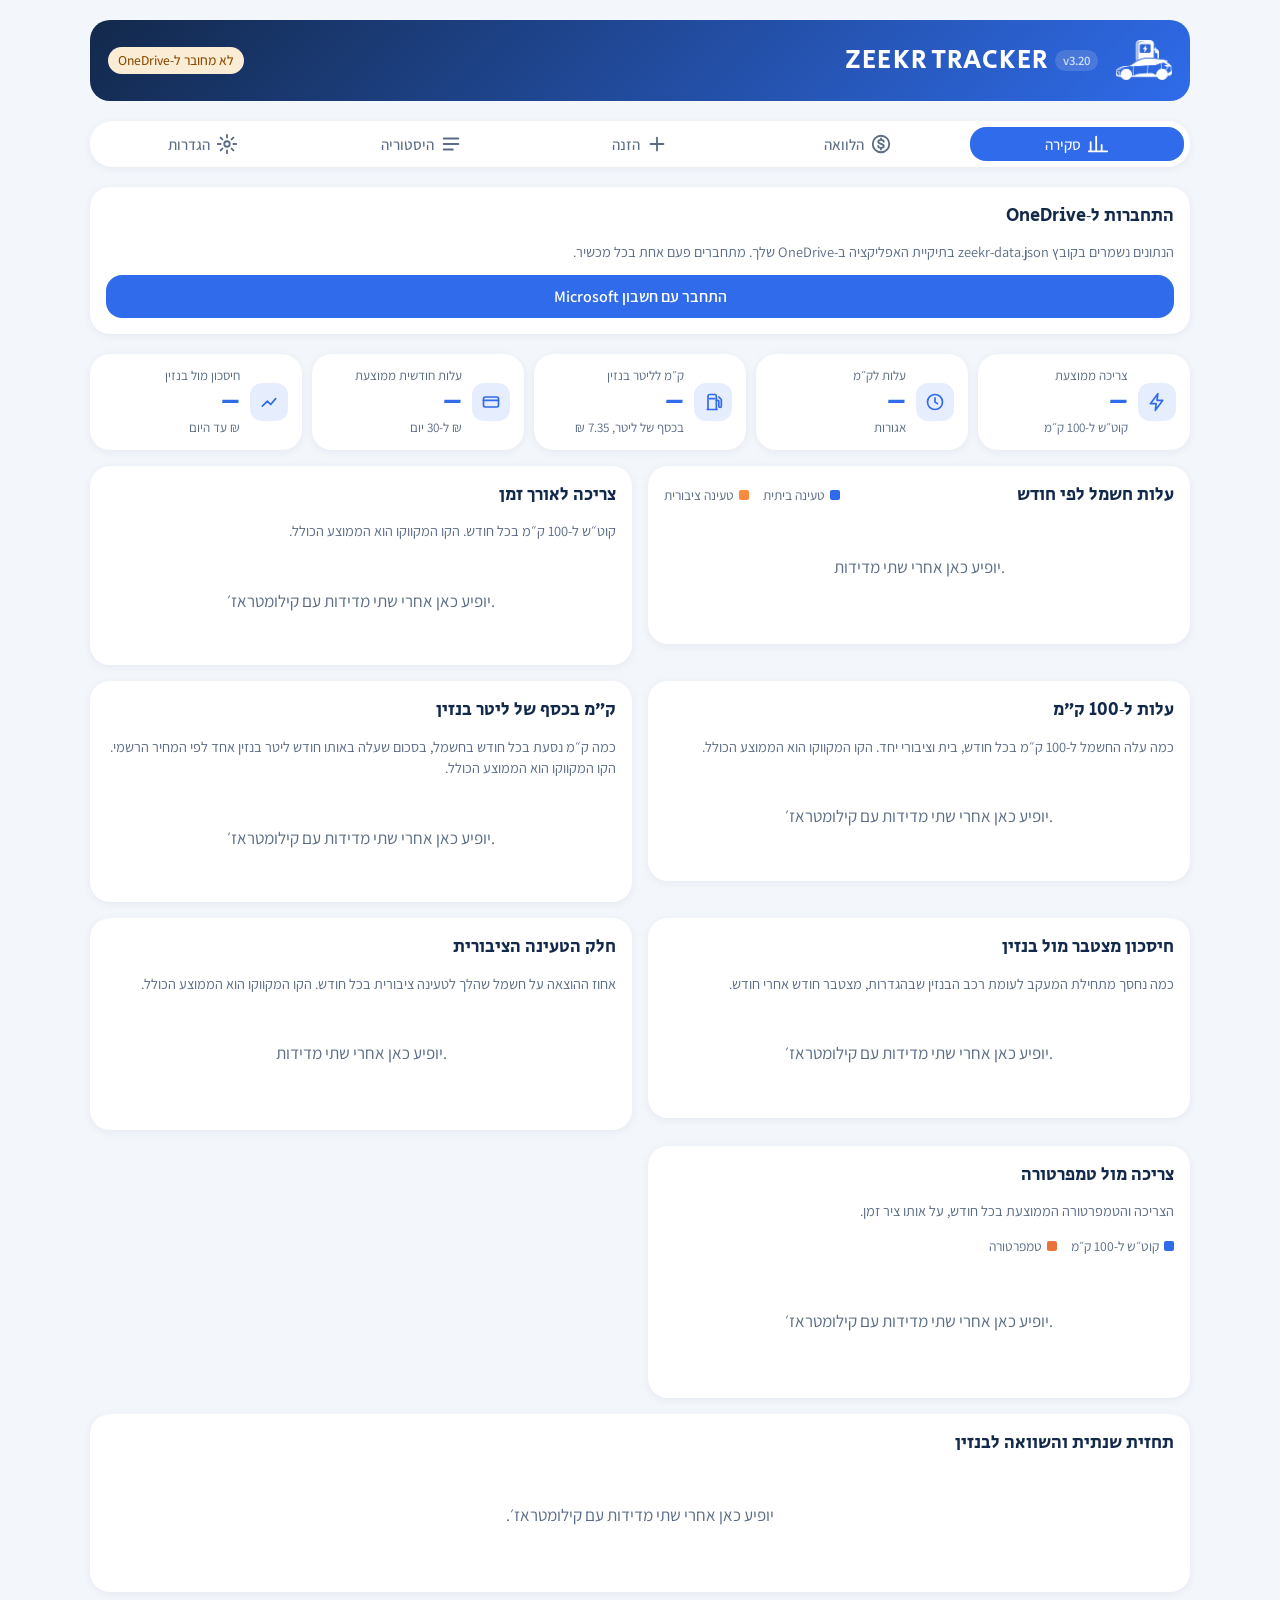
<file: index.html>
<!doctype html>
<!--
  Zeekr electricity tracker - page markup.

  This file holds structure and Hebrew text only.
    styles.css  presentation
    app.js      behaviour (data model, calculations, OneDrive storage)

  The ?v= suffix on the two links below is a cache-buster: raise it whenever
  styles.css or app.js changes so browsers do not mix an old file with a new one.
-->
<html lang="he" dir="rtl">
<head>
  <meta charset="utf-8">
  <meta name="viewport" content="width=device-width,initial-scale=1,viewport-fit=cover">
  <meta name="robots" content="noindex">
  <title>ZEEKR TRACKER</title>
  <meta name="application-name" content="ZEEKR TRACKER">
  <meta name="apple-mobile-web-app-title" content="ZEEKR TRACKER">
  <!-- Home-screen icon. Phones copy it when the shortcut is created, so an
       existing shortcut keeps its old icon until it is removed and added again. -->
  <link rel="icon" type="image/png" sizes="32x32" href="icons/favicon-32.png?v=6">
  <link rel="icon" type="image/png" sizes="192x192" href="icons/icon-192.png?v=6">
  <link rel="apple-touch-icon" href="icons/apple-touch-icon.png?v=6">
  <link rel="manifest" href="manifest.webmanifest?v=6">
  <!-- Fetched early so the opening screen shows its logo at once. -->
  <link rel="preload" href="icons/splash.webp?v=2" as="image" fetchpriority="high">
  <!-- Fonts load without holding up the first screen; text shows in the system
       font for a moment and switches when they arrive (display=swap). -->
  <link rel="preconnect" href="https://fonts.gstatic.com" crossorigin>
  <link rel="stylesheet" media="print" onload="this.media='all'"
        href="https://fonts.googleapis.com/css2?family=Assistant:wght@400;600;700;800&family=Secular+One&display=swap">
  <link rel="stylesheet" href="styles.css?v=3.20">
  <script src="app.js?v=3.20" defer></script>
</head>
<body>

<!-- Opening screen: the full logo for 2.5 seconds when the page is
     opened as the installed app. Shown once per launch (not again after the
     Microsoft sign-in returns to the page); a tap closes it early. -->
<div class="splash" id="splash" hidden>
  <img src="icons/splash.webp?v=2" alt="ZEEKR TRACKER" fetchpriority="high">
</div>
<script>
  (function () {
    var el = document.getElementById("splash");
    var app = window.matchMedia && matchMedia("(display-mode: standalone)").matches;
    var seen = false;
    try { seen = sessionStorage.getItem("zk-splash") === "1"; sessionStorage.setItem("zk-splash", "1"); } catch (e) { /* storage unavailable */ }
    if (!app || seen) return;
    el.hidden = false;
    function close() {
      el.classList.add("splash-out");
      setTimeout(function () { el.hidden = true; }, 400);
    }
    var timer = setTimeout(close, 2500);
    el.addEventListener("click", function () { clearTimeout(timer); close(); });
  })();
</script>

<div class="wrap">
  <!-- The symbol sits on the right, centred top to bottom; title and status share the rest. -->
  <header class="head">
    <img class="mark" src="icons/symbol-header.png?v=1" alt="" width="240" height="170">
    <div class="head-text">
      <!-- The version comes from APP_VERSION in app.js, so it changes with every update. -->
      <h1 lang="en">ZEEKR TRACKER <span class="head-version" id="head-version"></span></h1>
      <span class="pill" id="status">טוען נתונים…</span>
    </div>
  </header>

  <!-- Shown by app.js only on the trial copy of the page (address ends in /beta/). -->
  <div class="banner" id="beta-banner" hidden>גרסת ניסוי: הנתונים נשמרים בקובץ zeekr-test.json ולא משפיעים על המדידות האמיתיות.</div>

  <!-- Floats at the bottom of a phone screen; a row under the header on a wide screen. -->
  <nav class="tabs" role="tablist" aria-label="ניווט">
    <button role="tab" data-tab="overview" aria-selected="true">
      <svg viewBox="0 0 24 24" aria-hidden="true">
        <path d="M4 20V10M10 20V4M16 20v-7M22 20H2"/>
      </svg>סקירה</button>
    <button role="tab" data-tab="loan" aria-selected="false">
      <svg viewBox="0 0 24 24" aria-hidden="true">
        <circle cx="12" cy="12" r="9"/>
        <path d="M15 9.5c0-1.4-1.3-2-3-2s-3 .8-3 2 1.3 1.8 3 2.3 3 1 3 2.4-1.3 2-3 2-3-.7-3-2M12 6v1.5M12 16.5V18"/>
      </svg>הלוואה</button>
    <button role="tab" data-tab="add" aria-selected="false">
      <svg viewBox="0 0 24 24" aria-hidden="true">
        <path d="M12 5v14M5 12h14"/>
      </svg>הזנה</button>
    <button role="tab" data-tab="history" aria-selected="false">
      <svg viewBox="0 0 24 24" aria-hidden="true">
        <path d="M4 6h16M4 12h16M4 18h10"/>
      </svg>היסטוריה</button>
    <button role="tab" data-tab="settings" aria-selected="false">
      <svg viewBox="0 0 24 24" aria-hidden="true">
        <circle cx="12" cy="12" r="3"/>
        <path d="M12 2v3M12 19v3M2 12h3M19 12h3M5 5l2 2M17 17l2 2M5 19l2-2M17 7l2-2"/>
      </svg>הגדרות</button>
  </nav>

  <!-- Shown by app.js only when the user has to sign in to OneDrive. -->
  <div class="panel" id="signin" hidden>
    <h2>התחברות ל‑OneDrive</h2>
    <p class="sub" id="signin-text">הנתונים נשמרים בקובץ <span class="file-name">zeekr-data.json</span> בתיקיית
      האפליקציה ב‑OneDrive שלך. מתחברים פעם אחת בכל מכשיר.</p>
    <button class="btn" id="signin-btn" type="button">התחבר עם חשבון Microsoft</button>
  </div>

  <!-- ===== Overview ===== -->
  <section class="view" id="v-overview">
    <div class="kpis">
      <div class="kpi">
        <span class="ic"><svg viewBox="0 0 24 24" aria-hidden="true">
          <path d="M13 2 4 14h7l-1 8 9-12h-7z"/>
        </svg></span>
        <div class="lab">צריכה ממוצעת</div>
        <div class="num" id="k-eff">–</div>
        <div class="unit">קוט״ש ל‑100 ק״מ</div>
      </div>
      <div class="kpi">
        <span class="ic"><svg viewBox="0 0 24 24" aria-hidden="true">
          <circle cx="12" cy="12" r="9"/>
          <path d="M12 7v5l3 2"/>
        </svg></span>
        <div class="lab">עלות לק״מ</div>
        <div class="num" id="k-cpk">–</div>
        <div class="unit">אגורות</div>
      </div>
      <div class="kpi">
        <span class="ic"><svg viewBox="0 0 24 24" aria-hidden="true">
          <path d="M6 21V5a2 2 0 0 1 2-2h6a2 2 0 0 1 2 2v16"/>
          <path d="M5 21h12M8 8h6M16 10h2a1 1 0 0 1 1 1v6a1.5 1.5 0 0 0 3 0V9l-3-3"/>
        </svg></span>
        <div class="lab">ק״מ לליטר בנזין</div>
        <div class="num" id="k-kpl">–</div>
        <div class="unit" id="k-kpl-unit">ק״מ</div>
      </div>
      <div class="kpi">
        <span class="ic"><svg viewBox="0 0 24 24" aria-hidden="true">
          <rect x="3" y="6" width="18" height="12" rx="2"/>
          <path d="M3 10h18"/>
        </svg></span>
        <div class="lab">עלות חודשית ממוצעת</div>
        <div class="num" id="k-month">–</div>
        <div class="unit">₪ ל‑30 יום</div>
      </div>
      <div class="kpi">
        <span class="ic"><svg viewBox="0 0 24 24" aria-hidden="true">
          <path d="M4 17l6-6 4 4 6-7"/>
        </svg></span>
        <div class="lab">חיסכון מול בנזין</div>
        <div class="num" id="k-save">–</div>
        <div class="unit">₪ עד היום</div>
      </div>
    </div>

    <div class="panel">
      <div class="row">
        <h2>עלות חשמל לפי חודש</h2>
        <div class="legend"><span><i class="home"></i>טעינה ביתית</span><span><i class="public"></i>טעינה ציבורית</span></div>
      </div>
      <div class="chart" id="c-cost"></div>
      <p class="sub" id="cost-split"></p>
    </div>

    <div class="panel">
      <div class="row"><h2>צריכה לאורך זמן</h2><span id="trend"></span></div>
      <p class="sub">קוט״ש ל‑100 ק״מ בכל חודש. הקו המקווקו הוא הממוצע הכולל.</p>
      <div class="chart" id="c-eff"></div>
    </div>

    <div class="panel">
      <h2>עלות ל‑100 ק״מ</h2>
      <p class="sub">כמה עלה החשמל ל‑100 ק״מ בכל חודש, בית וציבורי יחד. הקו המקווקו הוא הממוצע הכולל.</p>
      <div class="chart" id="c-cost100"></div>
    </div>

    <div class="panel">
      <h2>ק״מ בכסף של ליטר בנזין</h2>
      <p class="sub">כמה ק״מ נסעת בכל חודש בחשמל, בסכום שעלה באותו חודש ליטר בנזין אחד לפי המחיר הרשמי. הקו המקווקו הוא הממוצע הכולל.</p>
      <div class="chart" id="c-kpl"></div>
    </div>

    <div class="panel">
      <h2>חיסכון מצטבר מול בנזין</h2>
      <p class="sub">כמה נחסך מתחילת המעקב לעומת רכב הבנזין שבהגדרות, מצטבר חודש אחרי חודש.</p>
      <div class="chart" id="c-saving"></div>
    </div>

    <div class="panel">
      <h2>חלק הטעינה הציבורית</h2>
      <p class="sub">אחוז ההוצאה על חשמל שהלך לטעינה ציבורית בכל חודש. הקו המקווקו הוא הממוצע הכולל.</p>
      <div class="chart" id="c-share"></div>
      <p class="sub" id="share-note"></p>
    </div>

    <div class="panel">
      <h2>צריכה מול טמפרטורה</h2>
      <p class="sub">הצריכה והטמפרטורה הממוצעת בכל חודש, על אותו ציר זמן.</p>
      <div class="legend temp-legend"><span><i class="home"></i>קוט״ש ל‑100 ק״מ</span><span><i class="temp"></i>טמפרטורה</span></div>
      <div class="chart" id="c-temp"></div>
      <p class="sub" id="temp-note"></p>
    </div>

    <div class="panel" id="prov-panel" hidden>
      <details class="guide">
        <summary id="prov-summary">ניתוח לפי חברת טעינה</summary>
        <div class="body">
          <p class="sub">כל הטעינות הציבוריות, מקובצות לפי שם החברה. שמות שנבדלים רק ברווחים או באותיות גדולות נספרים כחברה אחת.</p>
          <div class="scroll"><table id="t-providers"></table></div>
        </div>
      </details>
    </div>

    <div class="panel">
      <h2>תחזית שנתית והשוואה לבנזין</h2>
      <dl class="facts" id="facts"></dl>
      <p class="sub" id="facts-note"></p>
    </div>

    <div class="panel" id="season-panel" hidden>
      <h2>צריכה לפי עונה</h2>
      <dl class="facts" id="season"></dl>
      <p class="sub">קיץ: יוני–ספטמבר. חורף: דצמבר–פברואר. התמונה תתבהר אחרי שנה מלאה של מדידות.</p>
    </div>
  </section>

  <!-- ===== Car financing: was the loan worth it? (section 11 in app.js) ===== -->
  <section class="view" id="v-loan" hidden>
    <p class="hint" id="loan-missing" hidden></p>

    <div class="loan-view" id="loan-view">
      <button type="button" class="btn ghost small" id="lv-today" aria-pressed="true">היום</button>
      <label class="lv-select">לפי שנים<select id="lv-years">
        <option value="">בחר</option>
        <option value="best" id="lv-best">הכי משתלם</option>
        <option value="24">שנתיים</option>
        <option value="36">3 שנים</option>
        <option value="48">4 שנים</option>
        <option value="60">5 שנים</option>
        <option value="72">6 שנים</option>
        <option value="84">7 שנים</option>
      </select></label>
    </div>
    <div class="loan-tiles" id="loan-tiles">
      <div class="loan-tile">
        <div class="lab"><i class="loan-dot z"></i>Zeekr</div>
        <div class="loan-tile-num" id="tile-z">–</div>
        <div class="sub" id="tile-z-sub"></div>
      </div>
      <div class="loan-tile">
        <div class="lab"><i class="loan-dot a"></i>רכב יד שנייה</div>
        <div class="loan-tile-num" id="tile-a">–</div>
        <div class="sub" id="tile-a-sub"></div>
      </div>
    </div>

    <div class="panel" id="loan-summary">
      <div class="row"><h2>כדאיות ההלוואה</h2><span class="pill" id="loan-pill"></span></div>
      <p class="sub">הזיקר במימון, מול רכב יד שנייה במזומן והכסף שנשאר בקופת הגמל.</p>
      <div><div class="loan-big" id="loan-adv">–</div><div class="sub" id="loan-adv-label"></div></div>
      <div class="loan-bar"><i id="loan-progress"></i></div>
      <p class="sub" id="loan-month"></p>
      <p class="sub" id="loan-forecast"></p>
    </div>

    <div class="loan-two" id="loan-compare">
      <p class="sub full-row" id="loan-monthly"></p>
      <div class="panel"><h2><i class="loan-dot z"></i>Zeekr</h2><dl class="facts one" id="loan-z"></dl></div>
      <div class="panel"><h2><i class="loan-dot a"></i>רכב יד שנייה</h2><dl class="facts one" id="loan-a"></dl></div>
    </div>

    <div class="panel" id="sale-panel">
      <h2>מתי למכור</h2>
      <p class="sub">אותה השוואה, כששני הרכבים נמכרים יחד בתאריכים שונים.</p>
      <div class="scroll"><table id="sale-table"></table></div>
      <p class="sub" id="sale-note"></p>
    </div>

    <div class="panel" id="loan-chart-panel">
      <h2>עלות מצטברת</h2>
      <div class="legend"><span><i class="home"></i>Zeekr</span><span><i class="public"></i>רכב יד שנייה</span></div>
      <div class="chart" id="c-loan"></div>
      <p class="sub" id="loan-chart-note"></p>
    </div>

    <div class="panel" id="ef-panel">
      <h2>חשמל מול דלק</h2>
      <p class="sub">כל חודש, כמה עלה החשמל בפועל, וכמה היו עולים אותם ק״מ בדלק ברכב שעושה <span id="ef-kml"></span> ק״מ
        לליטר, לפי מחיר הבנזין הרשמי באותו חודש. את הנתון משנים בעריכת נתוני הבסיס.</p>
      <dl class="facts" id="ef-total"></dl>
      <div class="scroll"><table id="ef-table"></table></div>
      <p class="sub">חודש עם כוכבית הוא חודש שהמדידות לא מכסות את כל ימיו.</p>
    </div>

    <div class="panel" id="loan-detail-panel">
      <h2>פירוט החישוב</h2>
      <h3>נתוני בסיס</h3>
      <dl class="facts" id="loan-base"></dl>
      <h3>נתונים מחושבים</h3>
      <dl class="facts" id="loan-derived"></dl>
      <h3>לוחות סילוקין, הלוואה על חשבון הגמל</h3>
      <div class="scroll"><table id="loan-sched"></table></div>
      <h3>איך מחושב</h3>
      <ul class="sub loan-how">
        <li>כל שקל שיצא מהכיס היה יכול להישאר בגמל, ולכן כל הוצאה גדלה בתשואה של הגמל עד החודש המוצג. ההפרש הוא התשואה שאבדה.</li>
        <li>עלות הזיקר היא ההוצאות עם התשואה שאבדה, ועוד יתרת ההלוואה והחוב העומד, פחות שווי הרכב.</li>
        <li>עלות החלופה היא מחיר הרכב וטיפול יישור הקו ששולמו ביום הקנייה, ואחר כך דלק, טיפולים ואגרה, עם התשואה שאבדה,
          פחות שווי הרכב. ביטוח לא נכלל, לא בזיקר ולא בחלופה.</li>
        <li>החשמל נלקח מהמדידות באפליקציה. הדלק של החלופה הוא אותם ק״מ במחיר הבנזין הרשמי של כל חודש.</li>
        <li>חודש שאין לו מדידה מלאה מחושב לפי הממוצע, והוא מסומן בכוכבית בטבלה.</li>
        <li>ההחזר החודשי בכל לוח מחושב בשיטת שפיצר, או לפי החזר קבוע בתקופת גרייס. שינוי בפריים נכנס כלוח חדש מתאריך השינוי.</li>
      </ul>
      <details class="guide">
        <summary>טבלה חודשית מלאה</summary>
        <div class="body"><div class="scroll"><table id="loan-table"></table></div><p class="sub">שורות בהירות הן תחזית. סכומים בשקלים.</p></div>
      </details>
    </div>

    <div class="panel">
      <div id="loan-edit">
        <div class="row"><h2>נתוני הבסיס</h2><button class="btn ghost small" type="button" id="l-edit">ערוך</button></div>
        <p class="sub">הנתונים נעולים. לחיצה על ערוך פותחת אותם לשינוי, ושמירה נועלת אותם שוב.</p>
        <div class="body">
          <form id="f-loan" novalidate>
            <h3 class="full">הזיקר</h3>
            <label>תאריך הקנייה<input type="date" id="l-buy"></label>
            <label>תקופת ההשוואה בחודשים, בסופה מוכרים את שני הרכבים<input type="number" inputmode="numeric" step="1" id="l-horizon"></label>
            <label>מחיר הזיקר (₪)<input type="number" inputmode="decimal" step="any" id="l-car"></label>
            <label>ירידת ערך בשנה (%)<input type="number" inputmode="decimal" step="any" id="l-car-dep"></label>
            <label>טיפולים בשנה, הערכה (₪)<input type="number" inputmode="decimal" step="any" id="l-car-maint"></label>
            <label>אגרת רישוי בשנה (₪)<input type="number" inputmode="decimal" step="any" id="l-car-fee"></label>
            <label>מטען ביתי, חד־פעמי (₪)<input type="number" inputmode="decimal" step="any" id="l-car-up"></label>
            <p class="sub full">טיפולים ששילמת בפועל. כשיש לפחות חשבון אחד, עד היום נספרים החשבונות, וההערכה השנתית משמשת רק לתחזית.</p>
            <div class="full" id="l-bills"></div>
            <button class="btn ghost small full" type="button" id="l-add-bill">הוסף חשבון טיפול</button>
            <label>ק״מ בחודש לתחזית, ריק לממוצע<input type="number" inputmode="decimal" step="any" id="l-km"></label>

            <h3 class="full">הלוואה עומדת, ביטוח לאומי</h3>
            <label>סכום (₪)<input type="number" inputmode="decimal" step="any" id="l-stand"></label>
            <label>שחיקת החוב בשנה (%)<input type="number" inputmode="decimal" step="any" id="l-stand-drop"></label>
            <label class="full">אחרי כמה חודשים אין החזר בפועל, ריק אם אין<input type="number" inputmode="numeric" step="1" id="l-stand-free"></label>

            <h3 class="full">הלוואה על חשבון הגמל</h3>
            <p class="sub full">לוח לכל שינוי בריבית. בכל לוח, היתרה והחודשים שנשארו מאותו תאריך. בתקופת גרייס מזינים את
              ההחזר הקבוע, ומה שנשאר בסופה נשאר כחוב עד הלוח הבא.</p>
            <div class="full" id="l-sched"></div>
            <button class="btn ghost small full" type="button" id="l-add-sched">הוסף לוח סילוקין</button>

            <h3 class="full">רכב יד שנייה</h3>
            <label>מחיר הרכב (₪)<input type="number" inputmode="decimal" step="any" id="l-alt"></label>
            <label>ק״מ לליטר<input type="number" inputmode="decimal" step="any" id="l-alt-kml"></label>
            <label>ירידת ערך בשנה (%)<input type="number" inputmode="decimal" step="any" id="l-alt-dep"></label>
            <label>טיפולים בשנה (₪)<input type="number" inputmode="decimal" step="any" id="l-alt-maint"></label>
            <label>אגרת רישוי בשנה (₪)<input type="number" inputmode="decimal" step="any" id="l-alt-fee"></label>
            <label>טיפול יישור קו בקנייה (₪)<input type="number" inputmode="decimal" step="any" id="l-alt-up"></label>
            <label>תשואה שנתית בגמל (%)<input type="number" inputmode="decimal" step="any" id="l-return"></label>

            <div class="row start full" id="l-actions" hidden>
              <button class="btn" type="submit">שמור</button>
              <button class="btn ghost" type="button" id="l-cancel">בטל</button>
            </div>
            <p class="msg full" id="l-msg" role="status"></p>
          </form>
        </div>
      </div>
    </div>
  </section>

  <!-- ===== Entry ===== -->
  <section class="view" id="v-add" hidden>
    <div class="seg">
      <button type="button" id="seg-reading" aria-pressed="true">מדידה חודשית</button>
      <button type="button" id="seg-public" aria-pressed="false">טעינה ציבורית</button>
    </div>

    <div class="panel" id="p-reading">
      <h2>מדידה חודשית</h2>
      <p class="sub">מה כתוב במונה של העמדה ובמד הק״מ של הרכב. אפשר למדוד יותר מפעם אחת בחודש: כל תאריך נשמר כמדידה
        נפרדת. המחיר לקוט״ש ממולא מהמדידה הקודמת. אם תשנה אותו, הוא יחול מהמדידה הזו והלאה, והתקופות הקודמות לא
        ישתנו.</p>
      <form id="f-reading" novalidate>
        <label class="full">תאריך<input type="date" id="r-date" required></label>
        <label>קוט״ש במונה<input type="number" inputmode="decimal" step="any" id="r-meter" placeholder="למשל 4350.2" required></label>
        <label>קילומטראז׳ ברכב<input type="number" inputmode="numeric" step="any" id="r-odo" placeholder="למשל 56200"></label>
        <label>מחיר לקוט״ש לפי חשבון החשמל (₪)<input type="number" inputmode="decimal" step="any" id="r-price" placeholder="0.5451" required></label>
        <label>אחוז סוללה ברכב (לא חובה)<input type="number" inputmode="numeric" step="any" min="0" max="100" id="r-soc" placeholder="למשל 80"></label>
        <div class="hint full" id="r-preview">מלא את השדות כדי לראות את הסיכום מאז המדידה הקודמת.</div>
        <button class="btn full" type="submit">שמור מדידה</button>
        <p class="msg full" id="r-msg" role="status"></p>
      </form>
    </div>

    <div class="panel" id="p-public" hidden>
      <h2>טעינה ציבורית</h2>
      <p class="sub">רשום כל טעינה מחוץ לבית מיד כשהיא קורית. הטעינה נשמרת כרשומה נפרדת ומתווספת לעלות של התקופה שבה היא
        נמצאת, בלי לשנות את המדידות הביתיות.</p>
      <form id="f-public" novalidate>
        <label>תאריך<input type="date" id="p-date" required></label>
        <!-- Charging company: a list with each company's symbol (a native select cannot show images).
             The chosen name goes into the hidden #p-provider; "אחר" opens a free-text field. -->
        <div class="field">
          <span class="field-label" id="p-provider-label">חברת הטעינה</span>
          <div class="picker">
            <button type="button" class="picker-btn" id="p-provider-btn" aria-haspopup="listbox" aria-expanded="false"
                    aria-labelledby="p-provider-label p-provider-btn"></button>
            <ul class="picker-list" id="p-provider-list" role="listbox" aria-labelledby="p-provider-label" tabindex="-1" hidden></ul>
          </div>
          <input type="hidden" id="p-provider">
          <input type="text" id="p-provider-other" maxlength="60" placeholder="שם החברה" aria-label="שם חברת הטעינה" hidden>
        </div>
        <label>קוט״ש שנטענו<input type="number" inputmode="decimal" step="any" id="p-kwh" placeholder="למשל 32.5" required></label>
        <label>עלות הטעינה כולה (₪)<input type="number" inputmode="decimal" step="any" id="p-cost" placeholder="למשל 61" required></label>
        <label class="full">הערה (לא חובה)<input type="text" id="p-note" maxlength="120" placeholder="מיקום העמדה, נסיעה לצפון…"></label>
        <button class="btn full" type="submit">שמור טעינה</button>
        <p class="msg full" id="p-msg" role="status"></p>
      </form>
    </div>
  </section>

  <!-- ===== History ===== -->
  <section class="view" id="v-history" hidden>
    <div class="panel" id="years-panel" hidden>
      <h2>סיכום שנתי</h2>
      <p class="sub">כל שנה קלנדרית, מסוכמת מהחודשים. שנה שהמדידות לא מכסות את כל ימיה מסומנת כחלקית, ולכן ההשוואה בין שנים היא לפי עלות ממוצעת ליום.</p>
      <div class="scroll"><table id="t-years"></table></div>
    </div>
    <div class="panel">
      <h2>חודשים</h2>
      <p class="sub">כל תקופה מתחלקת בין החודשים לפי מספר הימים שלה בכל חודש, כך שמדידה ב‑2 או ב‑6 לחודש לא מעבירה צריכה
        לחודש הלא נכון, ושתי מדידות באותו חודש מצטרפות לאותה שורה. טעינה ציבורית נספרת בחודש שבו קרתה.</p>
      <div class="scroll"><table id="t-months"></table></div>
    </div>
    <div class="panel">
      <div class="row"><h2>תקופות</h2><button class="btn ghost small" id="export" type="button" hidden>ייצוא ל‑CSV</button></div>
      <p class="sub">תקופה היא הזמן בין שתי מדידות עוקבות. לכל תקופה מוצגת העלות בפירוק לטעינה ביתית ולטעינה ציבורית.</p>
      <div class="scroll"><table id="t-periods"></table></div>
    </div>
    <div class="panel"><h2>מדידות</h2><div class="scroll"><table id="t-readings"></table></div></div>
    <div class="panel"><h2>טעינות ציבוריות</h2><div class="scroll"><table id="t-public"></table></div></div>
  </section>

  <!-- ===== Settings ===== -->
  <section class="view" id="v-settings" hidden>
    <div class="panel">
      <h2>רכב בנזין להשוואה</h2>
      <p class="sub">הערכים האלה הם הנחות. עדכן אותם לפי הרכב שהיית נוהג בו אחרת.</p>
      <form id="f-fuel" novalidate>
        <label>מחיר ליטר בנזין לתאריכים ישנים (₪)<input type="number" inputmode="decimal" step="any" id="s-price" required></label>
        <label>צריכת דלק (ליטר ל‑100 ק״מ)<input type="number" inputmode="decimal" step="any" id="s-l100" required></label>
        <button class="btn full" type="submit">שמור</button>
        <p class="sub full" id="fuel-auto"></p>
        <p class="msg full" id="s-msg" role="status"></p>
      </form>
    </div>

    <div class="panel">
      <h2>הרכב שלך</h2>
      <p class="sub">קיבולת הסוללה משמשת לתיקון הצריכה כשמזינים אחוז סוללה במדידות. לפי המפרט הרשמי של Zeekr X, הסוללה היא 66 קוט״ש.</p>
      <form id="f-car" novalidate>
        <label class="full">קיבולת הסוללה (קוט״ש)<input type="number" inputmode="decimal" step="any" id="s-battery" required></label>
        <button class="btn full" type="submit">שמור</button>
        <p class="msg full" id="c-msg" role="status"></p>
      </form>
    </div>

    <div class="panel">
      <h2>הנתונים שלך</h2>
      <p class="sub">הכול נשמר בקובץ אחד, <span class="file-name">zeekr-data.json</span>, בתיקיית האפליקציה ב‑OneDrive
        שלך. הדף עצמו לא שומר נתונים בשום שרת אחר.</p>
      <div class="row start">
        <button class="btn ghost" id="dl-json" type="button">הורד גיבוי (JSON)</button>
        <button class="btn ghost danger" id="signout" type="button">התנתק</button>
      </div>
    </div>

    <div class="panel">
      <h2>ייבוא מקובץ</h2>
      <p class="sub">הייבוא ממזג את הקובץ עם הנתונים הקיימים ולא מוחק דבר. לפני השמירה מוצג סיכום של מה שיתווסף ומה שיתעדכן, ורק אחרי אישור הנתונים נשמרים.</p>
      <div class="row start">
        <label class="btn ghost">בחר קובץ לייבוא<input type="file" id="imp-file" accept=".json,.csv,application/json,text/csv" hidden></label>
        <button class="btn ghost" id="dl-template" type="button">הורד קובץ CSV לדוגמה</button>
      </div>

      <!-- Import preview: filled by app.js after a file is chosen. -->
      <div class="hint" id="imp-box" hidden>
        <div id="imp-text"></div>
        <div class="row start">
          <button class="btn small" id="imp-go" type="button">אשר ייבוא</button>
          <button class="btn ghost small" id="imp-cancel" type="button">בטל</button>
        </div>
      </div>
      <p class="msg" id="d-msg" role="status"></p>

      <details class="guide">
        <summary>איך צריך להיראות קובץ ייבוא</summary>
        <div class="body">
          <p class="sub">הייבוא מקבל שני סוגי קבצים: CSV (נוח לעריכה באקסל) ו‑JSON (הפורמט של קובץ הגיבוי). הדרך הקלה
            היא להוריד את קובץ ה‑CSV לדוגמה, למלא אותו באקסל ולשמור.</p>

          <h3>איך הייבוא משתלב בנתונים הקיימים</h3>
          <ul>
            <li>מדידה מזוהה לפי התאריך שלה. תאריך שכבר קיים: הערכים מהקובץ מחליפים את הקיימים. תאריך חדש: המדידה
              מתווספת, גם אם יש כבר מדידה אחרת באותו חודש.</li>
            <li>טעינה ציבורית מזוהה לפי המזהה שלה, ואם אין מזהה לפי השילוב של תאריך, קוט״ש ועלות. טעינה קיימת מתעדכנת (חברה, הערה), וכל טעינה אחרת מתווספת.</li>
            <li>טעינה ציבורית אף פעם לא משנה מדידה, ומדידה אף פעם לא משנה טעינה ציבורית.</li>
            <li>רשומות שלא מופיעות בקובץ נשארות כמו שהן.</li>
            <li>שורה לא תקינה מדולגת ומדווחת בסיכום עם מספר השורה והסיבה. שאר הקובץ מיובא.</li>
          </ul>

          <h3>קובץ CSV</h3>
          <ul>
            <li>השורה הראשונה היא שורת כותרות. סדר העמודות לא משנה, ועמודות שלא מופיעות ברשימה מתעלמים מהן.</li>
            <li>כל שורה אחריה היא מדידה אחת או טעינה ציבורית אחת.</li>
            <li>קידוד UTF‑8. מפריד פסיק, נקודה‑פסיק או טאב.</li>
            <li>תאריך: <code>2026-10-01</code> או <code>01/10/2026</code> או <code>1.10.2026</code> (יום לפני חודש).</li>
            <li>מספרים: נקודה עשרונית, בלי יחידות. למשל <code>4350.2</code>.</li>
          </ul>
          <div class="scroll">
            <table>
              <tr><th>כותרת העמודה</th><th>שם חלופי</th><th>במדידה</th><th>בטעינה ציבורית</th><th>תוכן</th></tr>
              <tr><td>סוג</td><td><code>type</code></td><td>מדידה</td><td>טעינה ציבורית</td><td>אם העמודה חסרה, שורה עם
                מונה היא מדידה ושורה עם קוט״ש היא טעינה ציבורית</td></tr>
              <tr><td>תאריך</td><td><code>date</code></td><td>חובה</td><td>חובה</td><td>תאריך המדידה או הטעינה</td></tr>
              <tr><td>מונה קוט״ש</td><td><code>meter</code></td><td>חובה</td><td>ריק</td><td>המספר המצטבר שמופיע במונה העמדה הביתית</td></tr>
              <tr><td>קילומטראז׳</td><td><code>odo</code></td><td>רשות</td><td>ריק</td><td>מד הק״מ של הרכב. בלעדיו הצריכה מחושבת יחד עם התקופה הבאה</td></tr>
              <tr><td>מחיר לקוט״ש</td><td><code>price</code></td><td>רשות</td><td>ריק</td><td>מחיר החשמל הביתי בשקלים
                לתקופה שמסתיימת במדידה. ריק: נלקח המחיר מהמדידה הקודמת</td></tr>
              <tr><td>קוט״ש</td><td><code>kwh</code></td><td>ריק</td><td>חובה</td><td>כמה קוט״ש נטענו בטעינה</td></tr>
              <tr><td>עלות</td><td><code>cost</code></td><td>ריק</td><td>חובה</td><td>הסכום הכולל ששולם על הטעינה, בשקלים</td></tr>
              <tr><td>חברה</td><td><code>provider</code></td><td>ריק</td><td>רשות</td><td>החברה שבה בוצעה הטעינה, טקסט חופשי</td></tr>
              <tr><td>הערה</td><td><code>note</code></td><td>ריק</td><td>רשות</td><td>טקסט חופשי</td></tr>
              <tr><td>מזהה</td><td><code>id</code></td><td>ריק</td><td>רשות</td><td>מופיע בקובץ שהאפליקציה מייצאת. בשורה חדשה משאירים ריק</td></tr>
              <tr><td>אחוז סוללה</td><td><code>soc</code></td><td>רשות</td><td>ריק</td><td>אחוז הסוללה שהרכב הראה בזמן
                המדידה, בין 0 ל‑100. ריק בקובץ ישן: האחוז השמור נשאר</td></tr>
            </table>
          </div>
          <p class="sub">דוגמה לקובץ CSV עם שתי מדידות באותו חודש וטעינה ציבורית אחת:</p>
<pre>סוג,תאריך,מונה קוט״ש,קילומטראז׳,מחיר לקוט״ש,קוט״ש,עלות,חברה,הערה,מזהה
מדידה,2026-10-01,4350.2,56200,0.5451,,,,,
מדידה,2026-10-18,4702.9,57480,0.5451,,,,,
טעינה ציבורית,2026-10-12,,,,32.5,61,שם החברה,נסיעה לצפון,</pre>

          <h3>קובץ JSON</h3>
          <ul>
            <li>אובייקט אחד עם הרשימה <code>readings</code> (מדידות) והרשימה <code>public</code> (טעינות ציבוריות). מספיקה אחת מהן.</li>
            <li>בכל מדידה: <code>date</code> ו‑<code>meter</code> חובה, <code>odo</code>, <code>price</code>
              ו‑<code>soc</code> רשות (אפשר <code>null</code>).</li>
            <li>בכל טעינה ציבורית: <code>date</code>, <code>kwh</code> ו‑<code>cost</code> חובה, <code>provider</code>,
              <code>note</code> ו‑<code>id</code> רשות.</li>
            <li><code>settings</code> רשות. אם הוא מופיע, הגדרות רכב הבנזין להשוואה מתעדכנות לפיו.</li>
            <li>שדות אחרים, כמו <code>app</code>, <code>version</code> ו‑<code>updated</code>, לא נדרשים בייבוא.</li>
          </ul>
<pre>{
  "readings": [
    { "date": "2026-10-01", "meter": 4350.2, "odo": 56200, "price": 0.5451 },
    { "date": "2026-10-18", "meter": 4702.9, "odo": null, "price": null }
  ],
  "public": [
    { "date": "2026-10-12", "kwh": 32.5, "cost": 61,
      "provider": "שם החברה", "note": "נסיעה לצפון" }
  ],
  "settings": { "fuelPrice": 7.3, "fuelL100": 7.5 }
}</pre>
        </div>
      </details>
    </div>

    <!-- Trial copy only. -->
    <div class="panel" id="beta-panel" hidden>
      <h2>גרסת ניסוי</h2>
      <p class="sub">זו גרסת הניסוי של הדף. היא עובדת מול קובץ נפרד, zeekr-test.json, באותה תיקייה ב‑OneDrive, כך שאפשר
        להזין, לייבא ולמחוק בלי לגעת במדידות האמיתיות. אפשר להתחיל מעותק של הנתונים האמיתיים: ההעתקה רק קוראת את הקובץ
        האמיתי ולא משנה אותו.</p>
      <div class="row start">
        <button class="btn ghost" id="test-copy" type="button">העתק את הנתונים האמיתיים לקובץ הבדיקות</button>
        <button class="btn ghost danger" id="test-reset" type="button">רוקן את קובץ הבדיקות</button>
      </div>
      <p class="msg" id="t-msg" role="status"></p>
    </div>

    <p class="sub">גרסה <span id="app-version"></span> · <a id="other-version" href="beta/">לגרסת הניסוי</a></p>
  </section>
</div>

<!-- Keeps the app's own files on the phone so it opens instantly; see sw.js. -->
<script>
  if ("serviceWorker" in navigator) {
    window.addEventListener("load", function () {
      navigator.serviceWorker.register("sw.js").catch(function () { /* app still works without it */ });
    });
  }
</script>
</body>
</html>
</file>
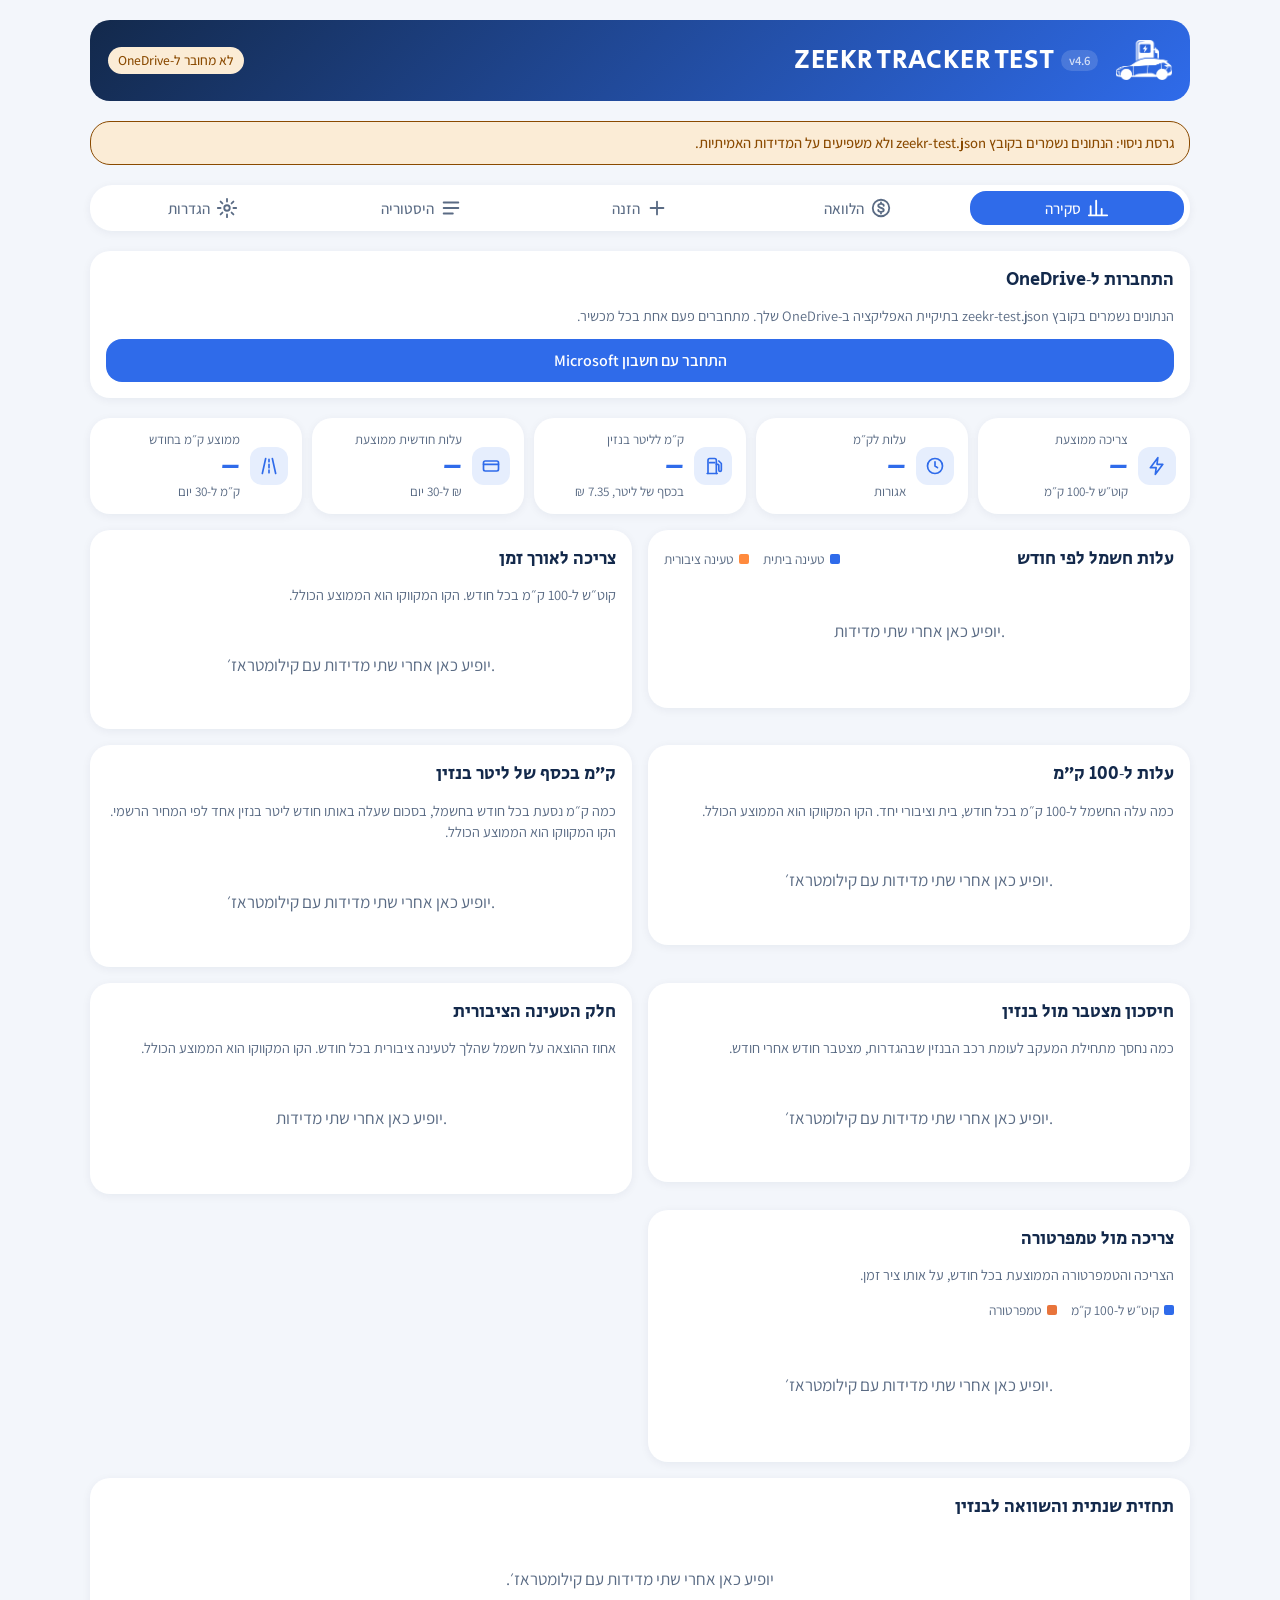
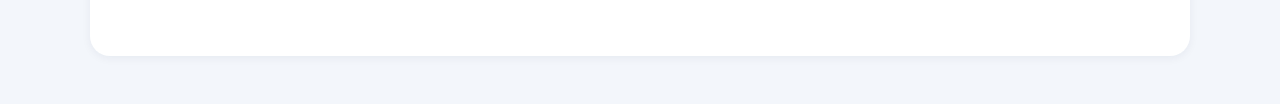
<file: beta/index.html>
<!doctype html>
<!--
  Zeekr electricity tracker - page markup.

  This file holds structure and Hebrew text only.
    styles.css  presentation
    app.js      behaviour (data model, calculations, OneDrive storage)

  The ?v= suffix on the two links below is a cache-buster: raise it whenever
  styles.css or app.js changes so browsers do not mix an old file with a new one.
-->
<html lang="he" dir="rtl">
<head>
  <meta charset="utf-8">
  <meta name="viewport" content="width=device-width,initial-scale=1,viewport-fit=cover">
  <meta name="robots" content="noindex">
  <title>ZEEKR TRACKER TEST</title>
  <meta name="application-name" content="ZEEKR TRACKER TEST">
  <meta name="apple-mobile-web-app-title" content="ZEEKR TRACKER TEST">
  <!-- Home-screen icon. Phones copy it when the shortcut is created, so an
       existing shortcut keeps its old icon until it is removed and added again. -->
  <link rel="icon" type="image/png" sizes="32x32" href="icons/favicon-32.png?v=6">
  <link rel="icon" type="image/png" sizes="192x192" href="icons/icon-192.png?v=6">
  <link rel="apple-touch-icon" href="icons/apple-touch-icon.png?v=6">
  <!-- Installs as a full-screen app, separate from the main one (own name, black symbol-only icon). -->
  <link rel="manifest" href="manifest.webmanifest?v=6">
  <!-- Fetched early so the opening screen shows its logo at once. -->
  <link rel="preload" href="icons/splash.webp?v=2" as="image" fetchpriority="high">
  <!-- Fonts load without holding up the first screen; text shows in the system
       font for a moment and switches when they arrive (display=swap). -->
  <link rel="preconnect" href="https://fonts.gstatic.com" crossorigin>
  <link rel="stylesheet" media="print" onload="this.media='all'"
        href="https://fonts.googleapis.com/css2?family=Assistant:wght@400;600;700;800&family=Secular+One&display=swap">
  <link rel="stylesheet" href="styles.css?v=4.6">
  <script src="app.js?v=4.6" defer></script>
</head>
<body>

<!-- Opening screen: the full logo for 2.5 seconds when the page is
     opened as the installed app. Shown once per launch (not again after the
     Microsoft sign-in returns to the page); a tap closes it early. -->
<div class="splash" id="splash" hidden>
  <img src="icons/splash.webp?v=2" alt="ZEEKR TRACKER" fetchpriority="high">
</div>
<script>
  (function () {
    var el = document.getElementById("splash");
    var app = window.matchMedia && matchMedia("(display-mode: standalone)").matches;
    var seen = false;
    try { seen = sessionStorage.getItem("zk-splash") === "1"; sessionStorage.setItem("zk-splash", "1"); } catch (e) { /* storage unavailable */ }
    if (!app || seen) return;
    el.hidden = false;
    function close() {
      el.classList.add("splash-out");
      setTimeout(function () { el.hidden = true; }, 400);
    }
    var timer = setTimeout(close, 2500);
    el.addEventListener("click", function () { clearTimeout(timer); close(); });
  })();
</script>

<div class="wrap">
  <!-- The symbol sits on the right, centred top to bottom; title and status share the rest. -->
  <header class="head">
    <img class="mark" src="icons/symbol-header.png?v=1" alt="" width="240" height="170">
    <div class="head-text">
      <!-- The version comes from APP_VERSION in app.js, so it changes with every update.
           app.js adds TEST to the name on the trial copy. -->
      <h1 lang="en"><span id="head-name">ZEEKR TRACKER</span> <span class="head-version" id="head-version"></span></h1>
      <span class="pill" id="status">טוען נתונים…</span>
    </div>
  </header>

  <!-- Shown by app.js only on the trial copy of the page (address ends in /beta/). -->
  <div class="banner" id="beta-banner" hidden>גרסת ניסוי: הנתונים נשמרים בקובץ zeekr-test.json ולא משפיעים על המדידות האמיתיות.</div>

  <!-- Floats at the bottom of a phone screen; a row under the header on a wide screen. -->
  <nav class="tabs" role="tablist" aria-label="ניווט">
    <button role="tab" data-tab="overview" aria-selected="true">
      <svg viewBox="0 0 24 24" aria-hidden="true">
        <path d="M4 20V10M10 20V4M16 20v-7M22 20H2"/>
      </svg>סקירה</button>
    <button role="tab" data-tab="loan" aria-selected="false" id="tab-loan">
      <svg viewBox="0 0 24 24" aria-hidden="true">
        <circle cx="12" cy="12" r="9"/>
        <path d="M15 9.5c0-1.4-1.3-2-3-2s-3 .8-3 2 1.3 1.8 3 2.3 3 1 3 2.4-1.3 2-3 2-3-.7-3-2M12 6v1.5M12 16.5V18"/>
      </svg>הלוואה</button>
    <button role="tab" data-tab="add" aria-selected="false">
      <svg viewBox="0 0 24 24" aria-hidden="true">
        <path d="M12 5v14M5 12h14"/>
      </svg>הזנה</button>
    <button role="tab" data-tab="history" aria-selected="false">
      <svg viewBox="0 0 24 24" aria-hidden="true">
        <path d="M4 6h16M4 12h16M4 18h10"/>
      </svg>היסטוריה</button>
    <button role="tab" data-tab="settings" aria-selected="false">
      <svg viewBox="0 0 24 24" aria-hidden="true">
        <circle cx="12" cy="12" r="3"/>
        <path d="M12 2v3M12 19v3M2 12h3M19 12h3M5 5l2 2M17 17l2 2M5 19l2-2M17 7l2-2"/>
      </svg>הגדרות</button>
  </nav>

  <!-- Shown by app.js only when the user has to sign in to OneDrive. -->
  <div class="panel" id="signin" hidden>
    <h2>התחברות ל‑OneDrive</h2>
    <p class="sub" id="signin-text">הנתונים נשמרים בקובץ <span class="file-name">zeekr-data.json</span> בתיקיית
      האפליקציה ב‑OneDrive שלך. מתחברים פעם אחת בכל מכשיר.</p>
    <button class="btn" id="signin-btn" type="button">התחבר עם חשבון Microsoft</button>
  </div>

  <!-- ===== Overview ===== -->
  <section class="view" id="v-overview">
    <div class="kpis">
      <div class="kpi">
        <span class="ic"><svg viewBox="0 0 24 24" aria-hidden="true">
          <path d="M13 2 4 14h7l-1 8 9-12h-7z"/>
        </svg></span>
        <div class="lab">צריכה ממוצעת</div>
        <div class="num" id="k-eff">–</div>
        <div class="unit">קוט״ש ל‑100 ק״מ</div>
      </div>
      <div class="kpi">
        <span class="ic"><svg viewBox="0 0 24 24" aria-hidden="true">
          <circle cx="12" cy="12" r="9"/>
          <path d="M12 7v5l3 2"/>
        </svg></span>
        <div class="lab">עלות לק״מ</div>
        <div class="num" id="k-cpk">–</div>
        <div class="unit">אגורות</div>
      </div>
      <div class="kpi">
        <span class="ic"><svg viewBox="0 0 24 24" aria-hidden="true">
          <path d="M6 21V5a2 2 0 0 1 2-2h6a2 2 0 0 1 2 2v16"/>
          <path d="M5 21h12M8 8h6M16 10h2a1 1 0 0 1 1 1v6a1.5 1.5 0 0 0 3 0V9l-3-3"/>
        </svg></span>
        <div class="lab">ק״מ לליטר בנזין</div>
        <div class="num" id="k-kpl">–</div>
        <div class="unit" id="k-kpl-unit">ק״מ</div>
      </div>
      <div class="kpi">
        <span class="ic"><svg viewBox="0 0 24 24" aria-hidden="true">
          <rect x="3" y="6" width="18" height="12" rx="2"/>
          <path d="M3 10h18"/>
        </svg></span>
        <div class="lab">עלות חודשית ממוצעת</div>
        <div class="num" id="k-month">–</div>
        <div class="unit">₪ ל‑30 יום</div>
      </div>
      <div class="kpi">
        <span class="ic"><svg viewBox="0 0 24 24" aria-hidden="true">
          <path d="M8 3 4 21M16 3l4 18M12 4v3M12 10v4M12 17v3"/>
        </svg></span>
        <div class="lab">ממוצע ק״מ בחודש</div>
        <div class="num" id="k-kpm">–</div>
        <div class="unit">ק״מ ל‑30 יום</div>
      </div>
    </div>

    <div class="panel">
      <div class="row">
        <h2>עלות חשמל לפי חודש</h2>
        <div class="legend"><span><i class="home"></i>טעינה ביתית</span><span><i class="public"></i>טעינה ציבורית</span></div>
      </div>
      <div class="chart" id="c-cost"></div>
      <p class="sub" id="cost-split"></p>
    </div>

    <div class="panel">
      <div class="row"><h2>צריכה לאורך זמן</h2><span id="trend"></span></div>
      <p class="sub">קוט״ש ל‑100 ק״מ בכל חודש. הקו המקווקו הוא הממוצע הכולל.</p>
      <div class="chart" id="c-eff"></div>
    </div>

    <div class="panel">
      <h2>עלות ל‑100 ק״מ</h2>
      <p class="sub">כמה עלה החשמל ל‑100 ק״מ בכל חודש, בית וציבורי יחד. הקו המקווקו הוא הממוצע הכולל.</p>
      <div class="chart" id="c-cost100"></div>
    </div>

    <div class="panel">
      <h2>ק״מ בכסף של ליטר בנזין</h2>
      <p class="sub">כמה ק״מ נסעת בכל חודש בחשמל, בסכום שעלה באותו חודש ליטר בנזין אחד לפי המחיר הרשמי. הקו המקווקו הוא הממוצע הכולל.</p>
      <div class="chart" id="c-kpl"></div>
    </div>

    <div class="panel">
      <h2>חיסכון מצטבר מול בנזין</h2>
      <p class="sub">כמה נחסך מתחילת המעקב לעומת רכב הבנזין שבהגדרות, מצטבר חודש אחרי חודש.</p>
      <div class="chart" id="c-saving"></div>
    </div>

    <div class="panel">
      <h2>חלק הטעינה הציבורית</h2>
      <p class="sub">אחוז ההוצאה על חשמל שהלך לטעינה ציבורית בכל חודש. הקו המקווקו הוא הממוצע הכולל.</p>
      <div class="chart" id="c-share"></div>
      <p class="sub" id="share-note"></p>
    </div>

    <div class="panel">
      <h2>צריכה מול טמפרטורה</h2>
      <p class="sub">הצריכה והטמפרטורה הממוצעת בכל חודש, על אותו ציר זמן.</p>
      <div class="legend temp-legend"><span><i class="home"></i>קוט״ש ל‑100 ק״מ</span><span><i class="temp"></i>טמפרטורה</span></div>
      <div class="chart" id="c-temp"></div>
      <p class="sub" id="temp-note"></p>
    </div>

    <div class="panel" id="prov-panel" hidden>
      <details class="guide">
        <summary id="prov-summary">ניתוח לפי חברת טעינה</summary>
        <div class="body">
          <p class="sub">כל הטעינות הציבוריות, מקובצות לפי שם החברה. שמות שנבדלים רק ברווחים או באותיות גדולות נספרים כחברה אחת.</p>
          <div class="scroll"><table id="t-providers"></table></div>
        </div>
      </details>
    </div>

    <div class="panel">
      <h2>תחזית שנתית והשוואה לבנזין</h2>
      <dl class="facts" id="facts"></dl>
      <p class="sub" id="facts-note"></p>
    </div>

    <div class="panel" id="season-panel" hidden>
      <h2>צריכה לפי עונה</h2>
      <dl class="facts" id="season"></dl>
      <p class="sub">קיץ: יוני–ספטמבר. חורף: דצמבר–פברואר. התמונה תתבהר אחרי שנה מלאה של מדידות.</p>
    </div>
  </section>

  <!-- ===== Car financing: was the loan worth it? (section 11 in app.js) ===== -->
  <section class="view" id="v-loan" hidden>
    <p class="hint" id="loan-missing" hidden></p>

    <div class="loan-view" id="loan-view">
      <button type="button" class="btn ghost small" id="lv-today" aria-pressed="true">היום</button>
      <label class="lv-select">לפי שנים<select id="lv-years">
        <option value="">בחר</option>
        <option value="best" id="lv-best">הכי משתלם</option>
        <option value="24">שנתיים</option>
        <option value="36">3 שנים</option>
        <option value="48">4 שנים</option>
        <option value="60">5 שנים</option>
        <option value="72">6 שנים</option>
        <option value="84">7 שנים</option>
      </select></label>
    </div>
    <div class="loan-tiles" id="loan-tiles">
      <div class="loan-tile">
        <div class="lab"><i class="loan-dot z"></i>Zeekr</div>
        <div class="loan-tile-num" id="tile-z">–</div>
        <div class="sub" id="tile-z-sub"></div>
      </div>
      <div class="loan-tile">
        <div class="lab"><i class="loan-dot a"></i>רכב יד שנייה</div>
        <div class="loan-tile-num" id="tile-a">–</div>
        <div class="sub" id="tile-a-sub"></div>
      </div>
    </div>

    <div class="panel" id="loan-summary">
      <div class="row"><h2>כדאיות ההלוואה</h2><span class="pill" id="loan-pill"></span></div>
      <p class="sub">הזיקר במימון, מול רכב יד שנייה במזומן והכסף שנשאר בקופת הגמל.</p>
      <div><div class="loan-big" id="loan-adv">–</div><div class="sub" id="loan-adv-label"></div></div>
      <div class="loan-bar"><i id="loan-progress"></i></div>
      <p class="sub" id="loan-month"></p>
      <p class="sub" id="loan-forecast"></p>
    </div>

    <div class="loan-two" id="loan-compare">
      <p class="sub full-row" id="loan-monthly"></p>
      <div class="panel"><h2><i class="loan-dot z"></i>Zeekr</h2><dl class="facts one" id="loan-z"></dl></div>
      <div class="panel"><h2><i class="loan-dot a"></i>רכב יד שנייה</h2><dl class="facts one" id="loan-a"></dl></div>
    </div>

    <div class="panel" id="sale-panel">
      <h2>מתי למכור</h2>
      <p class="sub">אותה השוואה, כששני הרכבים נמכרים יחד בתאריכים שונים.</p>
      <div class="scroll"><table id="sale-table"></table></div>
      <p class="sub" id="sale-note"></p>
    </div>

    <div class="panel" id="loan-chart-panel">
      <h2>עלות מצטברת</h2>
      <div class="legend"><span><i class="home"></i>Zeekr</span><span><i class="public"></i>רכב יד שנייה</span></div>
      <div class="chart" id="c-loan"></div>
      <p class="sub" id="loan-chart-note"></p>
    </div>

    <div class="panel" id="ef-panel">
      <h2>חשמל מול דלק</h2>
      <p class="sub">כל חודש, כמה עלה החשמל בפועל, וכמה היו עולים אותם ק״מ בדלק ברכב שעושה <span id="ef-kml"></span> ק״מ
        לליטר, לפי מחיר הבנזין הרשמי באותו חודש. את הנתון משנים בעריכת נתוני הבסיס.</p>
      <dl class="facts" id="ef-total"></dl>
      <div class="scroll"><table id="ef-table"></table></div>
      <p class="sub">חודש עם כוכבית הוא חודש שהמדידות לא מכסות את כל ימיו.</p>
    </div>

    <div class="panel" id="loan-detail-panel">
      <h2>פירוט החישוב</h2>
      <h3>נתוני בסיס</h3>
      <dl class="facts" id="loan-base"></dl>
      <h3>נתונים מחושבים</h3>
      <dl class="facts" id="loan-derived"></dl>
      <h3>לוחות סילוקין, הלוואה על חשבון הגמל</h3>
      <div class="scroll"><table id="loan-sched"></table></div>
      <h3>איך מחושב</h3>
      <ul class="sub loan-how">
        <li>כל שקל שיצא מהכיס היה יכול להישאר בגמל, ולכן כל הוצאה גדלה בתשואה של הגמל עד החודש המוצג. ההפרש הוא התשואה שאבדה.</li>
        <li>עלות הזיקר היא ההוצאות עם התשואה שאבדה, ועוד יתרת ההלוואה והחוב העומד, פחות שווי הרכב.</li>
        <li>עלות החלופה היא מחיר הרכב וטיפול יישור הקו ששולמו ביום הקנייה, ואחר כך דלק, טיפולים ואגרה, עם התשואה שאבדה,
          פחות שווי הרכב. ביטוח לא נכלל, לא בזיקר ולא בחלופה.</li>
        <li>החשמל נלקח מהמדידות באפליקציה. הדלק של החלופה הוא אותם ק״מ במחיר הבנזין הרשמי של כל חודש.</li>
        <li>חודש שאין לו מדידה מלאה מחושב לפי הממוצע, והוא מסומן בכוכבית בטבלה.</li>
        <li>ההחזר החודשי בכל לוח מחושב בשיטת שפיצר, או לפי החזר קבוע בתקופת גרייס. שינוי בפריים נכנס כלוח חדש מתאריך השינוי.</li>
      </ul>
      <details class="guide">
        <summary>טבלה חודשית מלאה</summary>
        <div class="body"><div class="scroll"><table id="loan-table"></table></div><p class="sub">שורות בהירות הן תחזית. סכומים בשקלים.</p></div>
      </details>
    </div>

    <div class="panel">
      <div id="loan-edit">
        <div class="row"><h2>נתוני הבסיס</h2><button class="btn ghost small" type="button" id="l-edit">ערוך</button></div>
        <p class="sub">הנתונים נעולים. לחיצה על ערוך פותחת אותם לשינוי, ושמירה נועלת אותם שוב.</p>
        <div class="body">
          <form id="f-loan" novalidate>
            <h3 class="full">הזיקר</h3>
            <label>תאריך הקנייה<input type="date" id="l-buy"></label>
            <label>תקופת ההשוואה בחודשים, בסופה מוכרים את שני הרכבים<input type="number" inputmode="numeric" step="1" id="l-horizon"></label>
            <label>מחיר הזיקר (₪)<input type="number" inputmode="decimal" step="any" id="l-car"></label>
            <label>ירידת ערך בשנה (%)<input type="number" inputmode="decimal" step="any" id="l-car-dep"></label>
            <label>טיפולים בשנה, הערכה (₪)<input type="number" inputmode="decimal" step="any" id="l-car-maint"></label>
            <label>אגרת רישוי בשנה (₪)<input type="number" inputmode="decimal" step="any" id="l-car-fee"></label>
            <label>מטען ביתי, חד־פעמי (₪)<input type="number" inputmode="decimal" step="any" id="l-car-up"></label>
            <p class="sub full">טיפולים ששילמת בפועל. כשיש לפחות חשבון אחד, עד היום נספרים החשבונות, וההערכה השנתית משמשת רק לתחזית.</p>
            <div class="full" id="l-bills"></div>
            <button class="btn ghost small full" type="button" id="l-add-bill">הוסף חשבון טיפול</button>
            <label>ק״מ בחודש לתחזית, ריק לממוצע<input type="number" inputmode="decimal" step="any" id="l-km"></label>

            <h3 class="full">הלוואה עומדת, ביטוח לאומי</h3>
            <label>סכום (₪)<input type="number" inputmode="decimal" step="any" id="l-stand"></label>
            <label>שחיקת החוב בשנה (%)<input type="number" inputmode="decimal" step="any" id="l-stand-drop"></label>
            <label class="full">אחרי כמה חודשים אין החזר בפועל, ריק אם אין<input type="number" inputmode="numeric" step="1" id="l-stand-free"></label>

            <h3 class="full">הלוואה על חשבון הגמל</h3>
            <p class="sub full">לוח לכל שינוי בריבית. בכל לוח, היתרה והחודשים שנשארו מאותו תאריך. בתקופת גרייס מזינים את
              ההחזר הקבוע, ומה שנשאר בסופה נשאר כחוב עד הלוח הבא.</p>
            <div class="full" id="l-sched"></div>
            <button class="btn ghost small full" type="button" id="l-add-sched">הוסף לוח סילוקין</button>

            <h3 class="full">רכב יד שנייה</h3>
            <label>מחיר הרכב (₪)<input type="number" inputmode="decimal" step="any" id="l-alt"></label>
            <label>ק״מ לליטר<input type="number" inputmode="decimal" step="any" id="l-alt-kml"></label>
            <label>ירידת ערך בשנה (%)<input type="number" inputmode="decimal" step="any" id="l-alt-dep"></label>
            <label>טיפולים בשנה (₪)<input type="number" inputmode="decimal" step="any" id="l-alt-maint"></label>
            <label>אגרת רישוי בשנה (₪)<input type="number" inputmode="decimal" step="any" id="l-alt-fee"></label>
            <label>טיפול יישור קו בקנייה (₪)<input type="number" inputmode="decimal" step="any" id="l-alt-up"></label>
            <label>תשואה שנתית בגמל (%)<input type="number" inputmode="decimal" step="any" id="l-return"></label>

            <div class="row start full" id="l-actions" hidden>
              <button class="btn" type="submit">שמור</button>
              <button class="btn ghost" type="button" id="l-cancel">בטל</button>
            </div>
            <p class="msg full" id="l-msg" role="status"></p>
          </form>
        </div>
      </div>
    </div>
  </section>

  <!-- ===== Entry ===== -->
  <section class="view" id="v-add" hidden>
    <div class="seg">
      <button type="button" id="seg-reading" aria-pressed="true">מדידה חודשית</button>
      <button type="button" id="seg-public" aria-pressed="false">טעינה ציבורית</button>
    </div>

    <div class="panel" id="p-reading">
      <h2>מדידה חודשית</h2>
      <p class="sub">מה כתוב במונה של העמדה ובמד הק״מ של הרכב. אפשר למדוד יותר מפעם אחת בחודש: כל תאריך נשמר כמדידה
        נפרדת. המחיר לקוט״ש ממולא מהמדידה הקודמת. אם תשנה אותו, הוא יחול מהמדידה הזו והלאה, והתקופות הקודמות לא
        ישתנו.</p>
      <form id="f-reading" novalidate>
        <label class="full">תאריך<input type="date" id="r-date" required></label>
        <label>קוט״ש במונה<input type="number" inputmode="decimal" step="any" id="r-meter" placeholder="למשל 4350.2" required></label>
        <label>קילומטראז׳ ברכב<input type="number" inputmode="numeric" step="any" id="r-odo" placeholder="למשל 56200"></label>
        <label>מחיר לקוט״ש לפי חשבון החשמל (₪)<input type="number" inputmode="decimal" step="any" id="r-price" placeholder="0.5451" required></label>
        <label>אחוז סוללה ברכב (לא חובה)<input type="number" inputmode="numeric" step="any" min="0" max="100" id="r-soc" placeholder="למשל 80"></label>
        <div class="hint full" id="r-preview">מלא את השדות כדי לראות את הסיכום מאז המדידה הקודמת.</div>
        <button class="btn full" type="submit">שמור מדידה</button>
        <p class="msg full" id="r-msg" role="status"></p>
      </form>
    </div>

    <div class="panel" id="p-public" hidden>
      <h2>טעינה ציבורית</h2>
      <p class="sub">רשום כל טעינה מחוץ לבית מיד כשהיא קורית. הטעינה נשמרת כרשומה נפרדת ומתווספת לעלות של התקופה שבה היא
        נמצאת, בלי לשנות את המדידות הביתיות.</p>
      <form id="f-public" novalidate>
        <label>תאריך<input type="date" id="p-date" required></label>
        <!-- Charging company: a list with each company's symbol (a native select cannot show images).
             The chosen name goes into the hidden #p-provider; "אחר" opens a free-text field. -->
        <div class="field">
          <span class="field-label" id="p-provider-label">חברת הטעינה</span>
          <div class="picker">
            <button type="button" class="picker-btn" id="p-provider-btn" aria-haspopup="listbox" aria-expanded="false"
                    aria-labelledby="p-provider-label p-provider-btn"></button>
            <ul class="picker-list" id="p-provider-list" role="listbox" aria-labelledby="p-provider-label" tabindex="-1" hidden></ul>
          </div>
          <input type="hidden" id="p-provider">
          <input type="text" id="p-provider-other" maxlength="60" placeholder="שם החברה" aria-label="שם חברת הטעינה" hidden>
        </div>
        <label>קוט״ש שנטענו<input type="number" inputmode="decimal" step="any" id="p-kwh" placeholder="למשל 32.5" required></label>
        <label>עלות הטעינה כולה (₪)<input type="number" inputmode="decimal" step="any" id="p-cost" placeholder="למשל 61" required></label>
        <label class="full">הערה (לא חובה)<input type="text" id="p-note" maxlength="120" placeholder="מיקום העמדה, נסיעה לצפון…"></label>
        <button class="btn full" type="submit">שמור טעינה</button>
        <p class="msg full" id="p-msg" role="status"></p>
      </form>
    </div>
  </section>

  <!-- ===== History ===== -->
  <section class="view" id="v-history" hidden>
    <div class="panel" id="years-panel" hidden>
      <h2>סיכום שנתי</h2>
      <p class="sub">כל שנה קלנדרית, מסוכמת מהחודשים. שנה שהמדידות לא מכסות את כל ימיה מסומנת כחלקית, ולכן ההשוואה בין שנים היא לפי עלות ממוצעת ליום.</p>
      <div class="scroll"><table id="t-years"></table></div>
    </div>
    <div class="panel">
      <h2>חודשים</h2>
      <p class="sub">כל תקופה מתחלקת בין החודשים לפי מספר הימים שלה בכל חודש, כך שמדידה ב‑2 או ב‑6 לחודש לא מעבירה צריכה
        לחודש הלא נכון, ושתי מדידות באותו חודש מצטרפות לאותה שורה. טעינה ציבורית נספרת בחודש שבו קרתה.</p>
      <div class="scroll"><table id="t-months"></table></div>
    </div>
    <div class="panel">
      <div class="row"><h2>תקופות</h2><button class="btn ghost small" id="export" type="button" hidden>ייצוא ל‑CSV</button></div>
      <p class="sub">תקופה היא הזמן בין שתי מדידות עוקבות. לכל תקופה מוצגת העלות בפירוק לטעינה ביתית ולטעינה ציבורית.</p>
      <div class="scroll"><table id="t-periods"></table></div>
    </div>
    <div class="panel"><h2>מדידות</h2><div class="scroll"><table id="t-readings"></table></div></div>
    <div class="panel"><h2>טעינות ציבוריות</h2><div class="scroll"><table id="t-public"></table></div></div>
  </section>

  <!-- ===== Settings ===== -->
  <section class="view" id="v-settings" hidden>
    <div class="panel">
      <h2>רכב בנזין להשוואה</h2>
      <p class="sub">הערכים האלה הם הנחות. עדכן אותם לפי הרכב שהיית נוהג בו אחרת.</p>
      <form id="f-fuel" novalidate>
        <label>מחיר ליטר בנזין לתאריכים ישנים (₪)<input type="number" inputmode="decimal" step="any" id="s-price" required></label>
        <label>צריכת דלק (ליטר ל‑100 ק״מ)<input type="number" inputmode="decimal" step="any" id="s-l100" required></label>
        <button class="btn full" type="submit">שמור</button>
        <p class="sub full" id="fuel-auto"></p>
        <p class="msg full" id="s-msg" role="status"></p>
      </form>
    </div>

    <div class="panel">
      <h2>הרכב שלך</h2>
      <p class="sub">קיבולת הסוללה משמשת לתיקון הצריכה כשמזינים אחוז סוללה במדידות. לפי המפרט הרשמי של Zeekr X, הסוללה היא 66 קוט״ש.</p>
      <form id="f-car" novalidate>
        <label class="full">קיבולת הסוללה (קוט״ש)<input type="number" inputmode="decimal" step="any" id="s-battery" required></label>
        <button class="btn full" type="submit">שמור</button>
        <p class="msg full" id="c-msg" role="status"></p>
      </form>
    </div>

    <div class="panel">
      <h2>מזג אוויר</h2>
      <p class="sub">הגרף של צריכה מול טמפרטורה משתמש בטמפרטורה הממוצעת בעיר שבחרת.</p>
      <form id="f-city" novalidate>
        <label class="full">עיר<select id="s-city"></select></label>
        <button class="btn full" type="submit">שמור</button>
        <p class="msg full" id="city-msg" role="status"></p>
      </form>
    </div>

    <div class="panel">
      <h2>הנתונים שלך</h2>
      <p class="sub">הכול נשמר בקובץ אחד, <span class="file-name">zeekr-data.json</span>, בתיקיית האפליקציה ב‑OneDrive
        שלך. הדף עצמו לא שומר נתונים בשום שרת אחר.</p>
      <div class="row start">
        <button class="btn ghost" id="dl-json" type="button">הורד גיבוי (JSON)</button>
        <button class="btn ghost danger" id="signout" type="button">התנתק</button>
      </div>
    </div>

    <div class="panel">
      <h2>ייבוא מקובץ</h2>
      <p class="sub">הייבוא ממזג את הקובץ עם הנתונים הקיימים ולא מוחק דבר. לפני השמירה מוצג סיכום של מה שיתווסף ומה שיתעדכן, ורק אחרי אישור הנתונים נשמרים.</p>
      <div class="row start">
        <label class="btn ghost">בחר קובץ לייבוא<input type="file" id="imp-file" accept=".json,.csv,application/json,text/csv" hidden></label>
        <button class="btn ghost" id="dl-template" type="button">הורד קובץ CSV לדוגמה</button>
      </div>

      <!-- Import preview: filled by app.js after a file is chosen. -->
      <div class="hint" id="imp-box" hidden>
        <div id="imp-text"></div>
        <div class="row start">
          <button class="btn small" id="imp-go" type="button">אשר ייבוא</button>
          <button class="btn ghost small" id="imp-cancel" type="button">בטל</button>
        </div>
      </div>
      <p class="msg" id="d-msg" role="status"></p>

      <details class="guide">
        <summary>איך צריך להיראות קובץ ייבוא</summary>
        <div class="body">
          <p class="sub">הייבוא מקבל שני סוגי קבצים: CSV (נוח לעריכה באקסל) ו‑JSON (הפורמט של קובץ הגיבוי). הדרך הקלה
            היא להוריד את קובץ ה‑CSV לדוגמה, למלא אותו באקסל ולשמור.</p>

          <h3>איך הייבוא משתלב בנתונים הקיימים</h3>
          <ul>
            <li>מדידה מזוהה לפי התאריך שלה. תאריך שכבר קיים: הערכים מהקובץ מחליפים את הקיימים. תאריך חדש: המדידה
              מתווספת, גם אם יש כבר מדידה אחרת באותו חודש.</li>
            <li>טעינה ציבורית מזוהה לפי המזהה שלה, ואם אין מזהה לפי השילוב של תאריך, קוט״ש ועלות. טעינה קיימת מתעדכנת (חברה, הערה), וכל טעינה אחרת מתווספת.</li>
            <li>טעינה ציבורית אף פעם לא משנה מדידה, ומדידה אף פעם לא משנה טעינה ציבורית.</li>
            <li>רשומות שלא מופיעות בקובץ נשארות כמו שהן.</li>
            <li>שורה לא תקינה מדולגת ומדווחת בסיכום עם מספר השורה והסיבה. שאר הקובץ מיובא.</li>
          </ul>

          <h3>קובץ CSV</h3>
          <ul>
            <li>השורה הראשונה היא שורת כותרות. סדר העמודות לא משנה, ועמודות שלא מופיעות ברשימה מתעלמים מהן.</li>
            <li>כל שורה אחריה היא מדידה אחת או טעינה ציבורית אחת.</li>
            <li>קידוד UTF‑8. מפריד פסיק, נקודה‑פסיק או טאב.</li>
            <li>תאריך: <code>2026-10-01</code> או <code>01/10/2026</code> או <code>1.10.2026</code> (יום לפני חודש).</li>
            <li>מספרים: נקודה עשרונית, בלי יחידות. למשל <code>4350.2</code>.</li>
          </ul>
          <div class="scroll">
            <table>
              <tr><th>כותרת העמודה</th><th>שם חלופי</th><th>במדידה</th><th>בטעינה ציבורית</th><th>תוכן</th></tr>
              <tr><td>סוג</td><td><code>type</code></td><td>מדידה</td><td>טעינה ציבורית</td><td>אם העמודה חסרה, שורה עם
                מונה היא מדידה ושורה עם קוט״ש היא טעינה ציבורית</td></tr>
              <tr><td>תאריך</td><td><code>date</code></td><td>חובה</td><td>חובה</td><td>תאריך המדידה או הטעינה</td></tr>
              <tr><td>מונה קוט״ש</td><td><code>meter</code></td><td>חובה</td><td>ריק</td><td>המספר המצטבר שמופיע במונה העמדה הביתית</td></tr>
              <tr><td>קילומטראז׳</td><td><code>odo</code></td><td>רשות</td><td>ריק</td><td>מד הק״מ של הרכב. בלעדיו הצריכה מחושבת יחד עם התקופה הבאה</td></tr>
              <tr><td>מחיר לקוט״ש</td><td><code>price</code></td><td>רשות</td><td>ריק</td><td>מחיר החשמל הביתי בשקלים
                לתקופה שמסתיימת במדידה. ריק: נלקח המחיר מהמדידה הקודמת</td></tr>
              <tr><td>קוט״ש</td><td><code>kwh</code></td><td>ריק</td><td>חובה</td><td>כמה קוט״ש נטענו בטעינה</td></tr>
              <tr><td>עלות</td><td><code>cost</code></td><td>ריק</td><td>חובה</td><td>הסכום הכולל ששולם על הטעינה, בשקלים</td></tr>
              <tr><td>חברה</td><td><code>provider</code></td><td>ריק</td><td>רשות</td><td>החברה שבה בוצעה הטעינה, טקסט חופשי</td></tr>
              <tr><td>הערה</td><td><code>note</code></td><td>ריק</td><td>רשות</td><td>טקסט חופשי</td></tr>
              <tr><td>מזהה</td><td><code>id</code></td><td>ריק</td><td>רשות</td><td>מופיע בקובץ שהאפליקציה מייצאת. בשורה חדשה משאירים ריק</td></tr>
              <tr><td>אחוז סוללה</td><td><code>soc</code></td><td>רשות</td><td>ריק</td><td>אחוז הסוללה שהרכב הראה בזמן
                המדידה, בין 0 ל‑100. ריק בקובץ ישן: האחוז השמור נשאר</td></tr>
            </table>
          </div>
          <p class="sub">דוגמה לקובץ CSV עם שתי מדידות באותו חודש וטעינה ציבורית אחת:</p>
<pre>סוג,תאריך,מונה קוט״ש,קילומטראז׳,מחיר לקוט״ש,קוט״ש,עלות,חברה,הערה,מזהה
מדידה,2026-10-01,4350.2,56200,0.5451,,,,,
מדידה,2026-10-18,4702.9,57480,0.5451,,,,,
טעינה ציבורית,2026-10-12,,,,32.5,61,שם החברה,נסיעה לצפון,</pre>

          <h3>קובץ JSON</h3>
          <ul>
            <li>אובייקט אחד עם הרשימה <code>readings</code> (מדידות) והרשימה <code>public</code> (טעינות ציבוריות). מספיקה אחת מהן.</li>
            <li>בכל מדידה: <code>date</code> ו‑<code>meter</code> חובה, <code>odo</code>, <code>price</code>
              ו‑<code>soc</code> רשות (אפשר <code>null</code>).</li>
            <li>בכל טעינה ציבורית: <code>date</code>, <code>kwh</code> ו‑<code>cost</code> חובה, <code>provider</code>,
              <code>note</code> ו‑<code>id</code> רשות.</li>
            <li><code>settings</code> רשות. אם הוא מופיע, הגדרות רכב הבנזין להשוואה מתעדכנות לפיו.</li>
            <li>שדות אחרים, כמו <code>app</code>, <code>version</code> ו‑<code>updated</code>, לא נדרשים בייבוא.</li>
          </ul>
<pre>{
  "readings": [
    { "date": "2026-10-01", "meter": 4350.2, "odo": 56200, "price": 0.5451 },
    { "date": "2026-10-18", "meter": 4702.9, "odo": null, "price": null }
  ],
  "public": [
    { "date": "2026-10-12", "kwh": 32.5, "cost": 61,
      "provider": "שם החברה", "note": "נסיעה לצפון" }
  ],
  "settings": { "fuelPrice": 7.3, "fuelL100": 7.5 }
}</pre>
        </div>
      </details>
    </div>

    <!-- Trial copy only. -->
    <div class="panel" id="beta-panel" hidden>
      <h2>גרסת ניסוי</h2>
      <p class="sub">זו גרסת הניסוי של הדף. היא עובדת מול קובץ נפרד, zeekr-test.json, באותה תיקייה ב‑OneDrive, כך שאפשר
        להזין, לייבא ולמחוק בלי לגעת במדידות האמיתיות. אפשר להתחיל מעותק של הנתונים האמיתיים: ההעתקה רק קוראת את הקובץ
        האמיתי ולא משנה אותו.</p>
      <div class="row start">
        <button class="btn ghost" id="test-copy" type="button">העתק את הנתונים האמיתיים לקובץ הבדיקות</button>
        <button class="btn ghost danger" id="test-reset" type="button">רוקן את קובץ הבדיקות</button>
      </div>
      <p class="msg" id="t-msg" role="status"></p>
    </div>

    <p class="sub">גרסה <span id="app-version"></span><span id="other-wrap"> · <a id="other-version" href="beta/">לגרסת הניסוי</a></span></p>
  </section>
</div>

<!-- Keeps the app's own files on the phone so it opens instantly; see sw.js. -->
<script>
  if ("serviceWorker" in navigator) {
    window.addEventListener("load", function () {
      navigator.serviceWorker.register("sw.js").catch(function () { /* app still works without it */ });
    });
  }
</script>
</body>
</html>
</file>
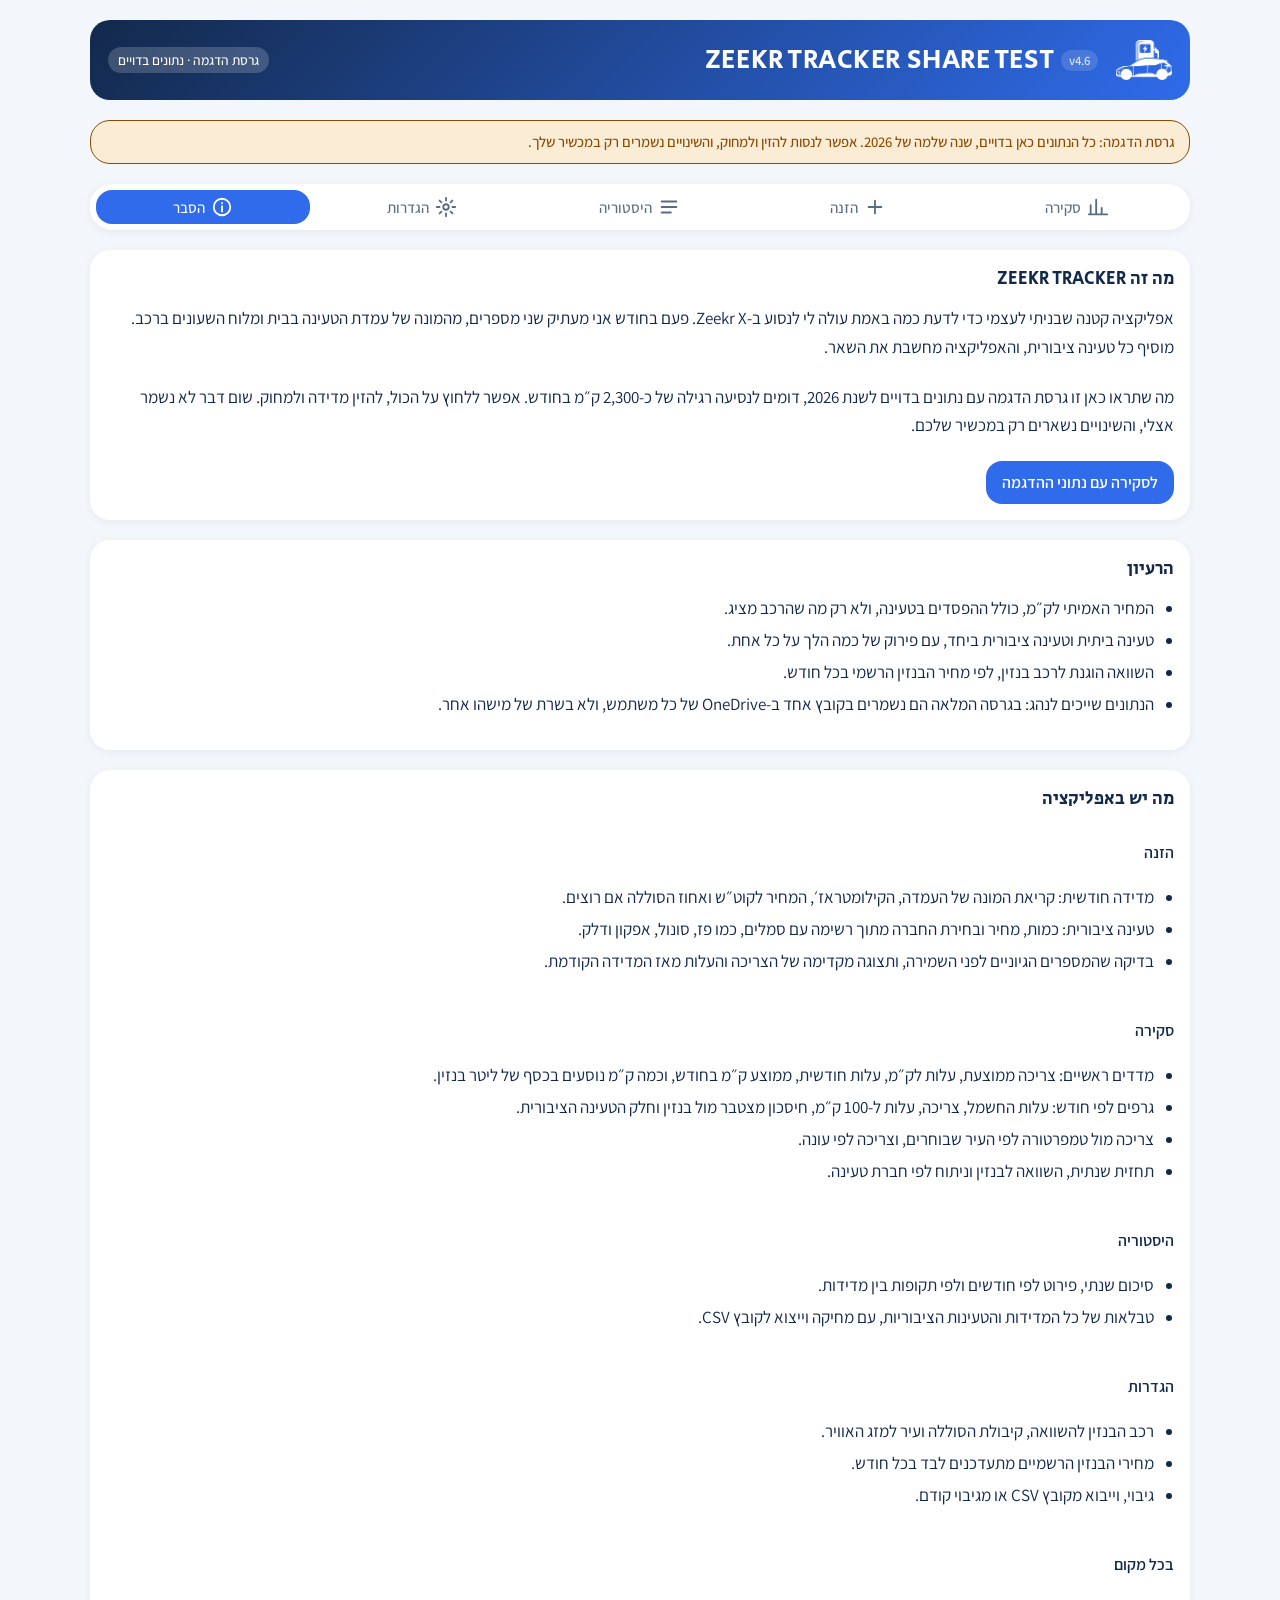
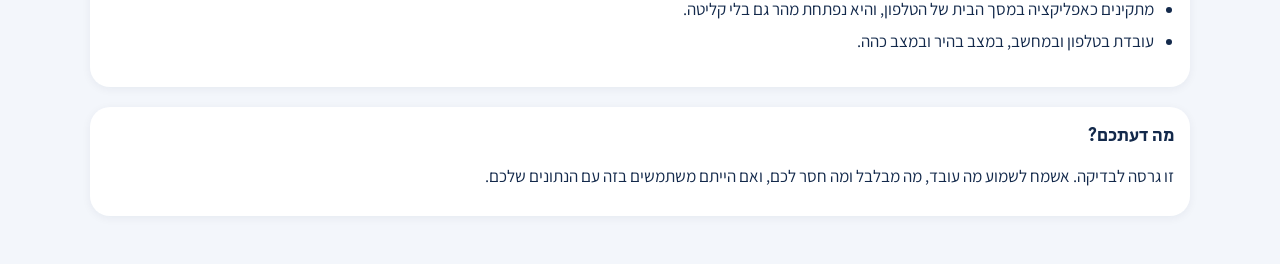
<file: share/index.html>
<!doctype html>
<!--
  Zeekr electricity tracker - page markup.

  This file holds structure and Hebrew text only.
    styles.css  presentation
    app.js      behaviour (data model, calculations, OneDrive storage)

  The ?v= suffix on the two links below is a cache-buster: raise it whenever
  styles.css or app.js changes so browsers do not mix an old file with a new one.
-->
<html lang="he" dir="rtl">
<head>
  <meta charset="utf-8">
  <meta name="viewport" content="width=device-width,initial-scale=1,viewport-fit=cover">
  <meta name="robots" content="noindex">
  <title>ZEEKR TRACKER</title>
  <meta name="application-name" content="ZEEKR TRACKER">
  <meta name="apple-mobile-web-app-title" content="ZEEKR TRACKER">
  <!-- Home-screen icon. Phones copy it when the shortcut is created, so an
       existing shortcut keeps its old icon until it is removed and added again. -->
  <link rel="icon" type="image/png" sizes="32x32" href="icons/favicon-32.png?v=6">
  <link rel="icon" type="image/png" sizes="192x192" href="icons/icon-192.png?v=6">
  <link rel="apple-touch-icon" href="icons/apple-touch-icon.png?v=6">
  <!-- Installs as a full-screen app (black symbol-only icon). -->
  <link rel="manifest" href="manifest.webmanifest?v=6">
  <!-- Fetched early so the opening screen shows its logo at once. -->
  <link rel="preload" href="icons/splash.webp?v=2" as="image" fetchpriority="high">
  <!-- Fonts load without holding up the first screen; text shows in the system
       font for a moment and switches when they arrive (display=swap). -->
  <link rel="preconnect" href="https://fonts.gstatic.com" crossorigin>
  <link rel="stylesheet" media="print" onload="this.media='all'"
        href="https://fonts.googleapis.com/css2?family=Assistant:wght@400;600;700;800&family=Secular+One&display=swap">
  <link rel="stylesheet" href="styles.css?v=4.6">
  <script src="app.js?v=4.6" defer></script>
</head>
<body>

<!-- Opening screen: the full logo for 2.5 seconds when the page is
     opened as the installed app. Shown once per launch (not again after the
     Microsoft sign-in returns to the page); a tap closes it early. -->
<div class="splash" id="splash" hidden>
  <img src="icons/splash.webp?v=2" alt="ZEEKR TRACKER" fetchpriority="high">
</div>
<script>
  (function () {
    var el = document.getElementById("splash");
    var app = window.matchMedia && matchMedia("(display-mode: standalone)").matches;
    var seen = false;
    try { seen = sessionStorage.getItem("zk-splash") === "1"; sessionStorage.setItem("zk-splash", "1"); } catch (e) { /* storage unavailable */ }
    if (!app || seen) return;
    el.hidden = false;
    function close() {
      el.classList.add("splash-out");
      setTimeout(function () { el.hidden = true; }, 400);
    }
    var timer = setTimeout(close, 2500);
    el.addEventListener("click", function () { clearTimeout(timer); close(); });
  })();
</script>

<div class="wrap">
  <!-- The symbol sits on the right, centred top to bottom; title and status share the rest. -->
  <header class="head">
    <img class="mark" src="icons/symbol-header.png?v=1" alt="" width="240" height="170">
    <div class="head-text">
      <!-- The version comes from APP_VERSION in app.js, so it changes with every update.
           app.js adds TEST to the name on the trial copy. -->
      <h1 lang="en"><span id="head-name">ZEEKR TRACKER</span> <span class="head-version" id="head-version"></span></h1>
      <span class="pill" id="status">טוען נתונים…</span>
    </div>
  </header>

  <!-- Shown by app.js only on the trial copy of the page (address ends in /beta/). -->
  <div class="banner" id="beta-banner" hidden>גרסת ניסוי: הנתונים נשמרים בקובץ zeekr-test.json ולא משפיעים על המדידות האמיתיות.</div>
  <!-- The shared copy is a demo with invented data; nothing is sent anywhere. -->
  <div class="banner" id="demo-banner">גרסת הדגמה: כל הנתונים כאן בדויים, שנה שלמה של 2026. אפשר לנסות להזין ולמחוק,
    והשינויים נשמרים רק במכשיר שלך.</div>

  <!-- Floats at the bottom of a phone screen; a row under the header on a wide screen. -->
  <nav class="tabs" role="tablist" aria-label="ניווט">
    <button role="tab" data-tab="overview" aria-selected="true">
      <svg viewBox="0 0 24 24" aria-hidden="true">
        <path d="M4 20V10M10 20V4M16 20v-7M22 20H2"/>
      </svg>סקירה</button>
    <button role="tab" data-tab="loan" aria-selected="false" id="tab-loan">
      <svg viewBox="0 0 24 24" aria-hidden="true">
        <circle cx="12" cy="12" r="9"/>
        <path d="M15 9.5c0-1.4-1.3-2-3-2s-3 .8-3 2 1.3 1.8 3 2.3 3 1 3 2.4-1.3 2-3 2-3-.7-3-2M12 6v1.5M12 16.5V18"/>
      </svg>הלוואה</button>
    <button role="tab" data-tab="add" aria-selected="false">
      <svg viewBox="0 0 24 24" aria-hidden="true">
        <path d="M12 5v14M5 12h14"/>
      </svg>הזנה</button>
    <button role="tab" data-tab="history" aria-selected="false">
      <svg viewBox="0 0 24 24" aria-hidden="true">
        <path d="M4 6h16M4 12h16M4 18h10"/>
      </svg>היסטוריה</button>
    <button role="tab" data-tab="settings" aria-selected="false">
      <svg viewBox="0 0 24 24" aria-hidden="true">
        <circle cx="12" cy="12" r="3"/>
        <path d="M12 2v3M12 19v3M2 12h3M19 12h3M5 5l2 2M17 17l2 2M5 19l2-2M17 7l2-2"/>
      </svg>הגדרות</button>
    <button role="tab" data-tab="about" aria-selected="false">
      <svg viewBox="0 0 24 24" aria-hidden="true">
        <circle cx="12" cy="12" r="9"/>
        <path d="M12 11v6M12 7.5v.5"/>
      </svg>הסבר</button>
  </nav>

  <!-- Shown by app.js only when the user has to sign in to OneDrive. -->
  <div class="panel" id="signin" hidden>
    <h2>התחברות ל‑OneDrive</h2>
    <p class="sub" id="signin-text">הנתונים נשמרים בקובץ <span class="file-name">zeekr-data.json</span> בתיקיית
      האפליקציה ב‑OneDrive שלך. מתחברים פעם אחת בכל מכשיר.</p>
    <button class="btn" id="signin-btn" type="button">התחבר עם חשבון Microsoft</button>
  </div>

  <!-- ===== Overview ===== -->
  <section class="view" id="v-overview">
    <div class="kpis">
      <div class="kpi">
        <span class="ic"><svg viewBox="0 0 24 24" aria-hidden="true">
          <path d="M13 2 4 14h7l-1 8 9-12h-7z"/>
        </svg></span>
        <div class="lab">צריכה ממוצעת</div>
        <div class="num" id="k-eff">–</div>
        <div class="unit">קוט״ש ל‑100 ק״מ</div>
      </div>
      <div class="kpi">
        <span class="ic"><svg viewBox="0 0 24 24" aria-hidden="true">
          <circle cx="12" cy="12" r="9"/>
          <path d="M12 7v5l3 2"/>
        </svg></span>
        <div class="lab">עלות לק״מ</div>
        <div class="num" id="k-cpk">–</div>
        <div class="unit">אגורות</div>
      </div>
      <div class="kpi">
        <span class="ic"><svg viewBox="0 0 24 24" aria-hidden="true">
          <path d="M6 21V5a2 2 0 0 1 2-2h6a2 2 0 0 1 2 2v16"/>
          <path d="M5 21h12M8 8h6M16 10h2a1 1 0 0 1 1 1v6a1.5 1.5 0 0 0 3 0V9l-3-3"/>
        </svg></span>
        <div class="lab">ק״מ לליטר בנזין</div>
        <div class="num" id="k-kpl">–</div>
        <div class="unit" id="k-kpl-unit">ק״מ</div>
      </div>
      <div class="kpi">
        <span class="ic"><svg viewBox="0 0 24 24" aria-hidden="true">
          <rect x="3" y="6" width="18" height="12" rx="2"/>
          <path d="M3 10h18"/>
        </svg></span>
        <div class="lab">עלות חודשית ממוצעת</div>
        <div class="num" id="k-month">–</div>
        <div class="unit">₪ ל‑30 יום</div>
      </div>
      <div class="kpi">
        <span class="ic"><svg viewBox="0 0 24 24" aria-hidden="true">
          <path d="M8 3 4 21M16 3l4 18M12 4v3M12 10v4M12 17v3"/>
        </svg></span>
        <div class="lab">ממוצע ק״מ בחודש</div>
        <div class="num" id="k-kpm">–</div>
        <div class="unit">ק״מ ל‑30 יום</div>
      </div>
    </div>

    <div class="panel">
      <div class="row">
        <h2>עלות חשמל לפי חודש</h2>
        <div class="legend"><span><i class="home"></i>טעינה ביתית</span><span><i class="public"></i>טעינה ציבורית</span></div>
      </div>
      <div class="chart" id="c-cost"></div>
      <p class="sub" id="cost-split"></p>
    </div>

    <div class="panel">
      <div class="row"><h2>צריכה לאורך זמן</h2><span id="trend"></span></div>
      <p class="sub">קוט״ש ל‑100 ק״מ בכל חודש. הקו המקווקו הוא הממוצע הכולל.</p>
      <div class="chart" id="c-eff"></div>
    </div>

    <div class="panel">
      <h2>עלות ל‑100 ק״מ</h2>
      <p class="sub">כמה עלה החשמל ל‑100 ק״מ בכל חודש, בית וציבורי יחד. הקו המקווקו הוא הממוצע הכולל.</p>
      <div class="chart" id="c-cost100"></div>
    </div>

    <div class="panel">
      <h2>ק״מ בכסף של ליטר בנזין</h2>
      <p class="sub">כמה ק״מ נסעת בכל חודש בחשמל, בסכום שעלה באותו חודש ליטר בנזין אחד לפי המחיר הרשמי. הקו המקווקו הוא הממוצע הכולל.</p>
      <div class="chart" id="c-kpl"></div>
    </div>

    <div class="panel">
      <h2>חיסכון מצטבר מול בנזין</h2>
      <p class="sub">כמה נחסך מתחילת המעקב לעומת רכב הבנזין שבהגדרות, מצטבר חודש אחרי חודש.</p>
      <div class="chart" id="c-saving"></div>
    </div>

    <div class="panel">
      <h2>חלק הטעינה הציבורית</h2>
      <p class="sub">אחוז ההוצאה על חשמל שהלך לטעינה ציבורית בכל חודש. הקו המקווקו הוא הממוצע הכולל.</p>
      <div class="chart" id="c-share"></div>
      <p class="sub" id="share-note"></p>
    </div>

    <div class="panel">
      <h2>צריכה מול טמפרטורה</h2>
      <p class="sub">הצריכה והטמפרטורה הממוצעת בכל חודש, על אותו ציר זמן.</p>
      <div class="legend temp-legend"><span><i class="home"></i>קוט״ש ל‑100 ק״מ</span><span><i class="temp"></i>טמפרטורה</span></div>
      <div class="chart" id="c-temp"></div>
      <p class="sub" id="temp-note"></p>
    </div>

    <div class="panel" id="prov-panel" hidden>
      <details class="guide">
        <summary id="prov-summary">ניתוח לפי חברת טעינה</summary>
        <div class="body">
          <p class="sub">כל הטעינות הציבוריות, מקובצות לפי שם החברה. שמות שנבדלים רק ברווחים או באותיות גדולות נספרים כחברה אחת.</p>
          <div class="scroll"><table id="t-providers"></table></div>
        </div>
      </details>
    </div>

    <div class="panel">
      <h2>תחזית שנתית והשוואה לבנזין</h2>
      <dl class="facts" id="facts"></dl>
      <p class="sub" id="facts-note"></p>
    </div>

    <div class="panel" id="season-panel" hidden>
      <h2>צריכה לפי עונה</h2>
      <dl class="facts" id="season"></dl>
      <p class="sub">קיץ: יוני–ספטמבר. חורף: דצמבר–פברואר. התמונה תתבהר אחרי שנה מלאה של מדידות.</p>
    </div>
  </section>

  <!-- ===== Car financing: was the loan worth it? (section 11 in app.js) ===== -->
  <section class="view" id="v-loan" hidden>
    <p class="hint" id="loan-missing" hidden></p>

    <div class="loan-view" id="loan-view">
      <button type="button" class="btn ghost small" id="lv-today" aria-pressed="true">היום</button>
      <label class="lv-select">לפי שנים<select id="lv-years">
        <option value="">בחר</option>
        <option value="best" id="lv-best">הכי משתלם</option>
        <option value="24">שנתיים</option>
        <option value="36">3 שנים</option>
        <option value="48">4 שנים</option>
        <option value="60">5 שנים</option>
        <option value="72">6 שנים</option>
        <option value="84">7 שנים</option>
      </select></label>
    </div>
    <div class="loan-tiles" id="loan-tiles">
      <div class="loan-tile">
        <div class="lab"><i class="loan-dot z"></i>Zeekr</div>
        <div class="loan-tile-num" id="tile-z">–</div>
        <div class="sub" id="tile-z-sub"></div>
      </div>
      <div class="loan-tile">
        <div class="lab"><i class="loan-dot a"></i>רכב יד שנייה</div>
        <div class="loan-tile-num" id="tile-a">–</div>
        <div class="sub" id="tile-a-sub"></div>
      </div>
    </div>

    <div class="panel" id="loan-summary">
      <div class="row"><h2>כדאיות ההלוואה</h2><span class="pill" id="loan-pill"></span></div>
      <p class="sub">הזיקר במימון, מול רכב יד שנייה במזומן והכסף שנשאר בקופת הגמל.</p>
      <div><div class="loan-big" id="loan-adv">–</div><div class="sub" id="loan-adv-label"></div></div>
      <div class="loan-bar"><i id="loan-progress"></i></div>
      <p class="sub" id="loan-month"></p>
      <p class="sub" id="loan-forecast"></p>
    </div>

    <div class="loan-two" id="loan-compare">
      <p class="sub full-row" id="loan-monthly"></p>
      <div class="panel"><h2><i class="loan-dot z"></i>Zeekr</h2><dl class="facts one" id="loan-z"></dl></div>
      <div class="panel"><h2><i class="loan-dot a"></i>רכב יד שנייה</h2><dl class="facts one" id="loan-a"></dl></div>
    </div>

    <div class="panel" id="sale-panel">
      <h2>מתי למכור</h2>
      <p class="sub">אותה השוואה, כששני הרכבים נמכרים יחד בתאריכים שונים.</p>
      <div class="scroll"><table id="sale-table"></table></div>
      <p class="sub" id="sale-note"></p>
    </div>

    <div class="panel" id="loan-chart-panel">
      <h2>עלות מצטברת</h2>
      <div class="legend"><span><i class="home"></i>Zeekr</span><span><i class="public"></i>רכב יד שנייה</span></div>
      <div class="chart" id="c-loan"></div>
      <p class="sub" id="loan-chart-note"></p>
    </div>

    <div class="panel" id="ef-panel">
      <h2>חשמל מול דלק</h2>
      <p class="sub">כל חודש, כמה עלה החשמל בפועל, וכמה היו עולים אותם ק״מ בדלק ברכב שעושה <span id="ef-kml"></span> ק״מ
        לליטר, לפי מחיר הבנזין הרשמי באותו חודש. את הנתון משנים בעריכת נתוני הבסיס.</p>
      <dl class="facts" id="ef-total"></dl>
      <div class="scroll"><table id="ef-table"></table></div>
      <p class="sub">חודש עם כוכבית הוא חודש שהמדידות לא מכסות את כל ימיו.</p>
    </div>

    <div class="panel" id="loan-detail-panel">
      <h2>פירוט החישוב</h2>
      <h3>נתוני בסיס</h3>
      <dl class="facts" id="loan-base"></dl>
      <h3>נתונים מחושבים</h3>
      <dl class="facts" id="loan-derived"></dl>
      <h3>לוחות סילוקין, הלוואה על חשבון הגמל</h3>
      <div class="scroll"><table id="loan-sched"></table></div>
      <h3>איך מחושב</h3>
      <ul class="sub loan-how">
        <li>כל שקל שיצא מהכיס היה יכול להישאר בגמל, ולכן כל הוצאה גדלה בתשואה של הגמל עד החודש המוצג. ההפרש הוא התשואה שאבדה.</li>
        <li>עלות הזיקר היא ההוצאות עם התשואה שאבדה, ועוד יתרת ההלוואה והחוב העומד, פחות שווי הרכב.</li>
        <li>עלות החלופה היא מחיר הרכב וטיפול יישור הקו ששולמו ביום הקנייה, ואחר כך דלק, טיפולים ואגרה, עם התשואה שאבדה,
          פחות שווי הרכב. ביטוח לא נכלל, לא בזיקר ולא בחלופה.</li>
        <li>החשמל נלקח מהמדידות באפליקציה. הדלק של החלופה הוא אותם ק״מ במחיר הבנזין הרשמי של כל חודש.</li>
        <li>חודש שאין לו מדידה מלאה מחושב לפי הממוצע, והוא מסומן בכוכבית בטבלה.</li>
        <li>ההחזר החודשי בכל לוח מחושב בשיטת שפיצר, או לפי החזר קבוע בתקופת גרייס. שינוי בפריים נכנס כלוח חדש מתאריך השינוי.</li>
      </ul>
      <details class="guide">
        <summary>טבלה חודשית מלאה</summary>
        <div class="body"><div class="scroll"><table id="loan-table"></table></div><p class="sub">שורות בהירות הן תחזית. סכומים בשקלים.</p></div>
      </details>
    </div>

    <div class="panel">
      <div id="loan-edit">
        <div class="row"><h2>נתוני הבסיס</h2><button class="btn ghost small" type="button" id="l-edit">ערוך</button></div>
        <p class="sub">הנתונים נעולים. לחיצה על ערוך פותחת אותם לשינוי, ושמירה נועלת אותם שוב.</p>
        <div class="body">
          <form id="f-loan" novalidate>
            <h3 class="full">הזיקר</h3>
            <label>תאריך הקנייה<input type="date" id="l-buy"></label>
            <label>תקופת ההשוואה בחודשים, בסופה מוכרים את שני הרכבים<input type="number" inputmode="numeric" step="1" id="l-horizon"></label>
            <label>מחיר הזיקר (₪)<input type="number" inputmode="decimal" step="any" id="l-car"></label>
            <label>ירידת ערך בשנה (%)<input type="number" inputmode="decimal" step="any" id="l-car-dep"></label>
            <label>טיפולים בשנה, הערכה (₪)<input type="number" inputmode="decimal" step="any" id="l-car-maint"></label>
            <label>אגרת רישוי בשנה (₪)<input type="number" inputmode="decimal" step="any" id="l-car-fee"></label>
            <label>מטען ביתי, חד־פעמי (₪)<input type="number" inputmode="decimal" step="any" id="l-car-up"></label>
            <p class="sub full">טיפולים ששילמת בפועל. כשיש לפחות חשבון אחד, עד היום נספרים החשבונות, וההערכה השנתית משמשת רק לתחזית.</p>
            <div class="full" id="l-bills"></div>
            <button class="btn ghost small full" type="button" id="l-add-bill">הוסף חשבון טיפול</button>
            <label>ק״מ בחודש לתחזית, ריק לממוצע<input type="number" inputmode="decimal" step="any" id="l-km"></label>

            <h3 class="full">הלוואה עומדת, ביטוח לאומי</h3>
            <label>סכום (₪)<input type="number" inputmode="decimal" step="any" id="l-stand"></label>
            <label>שחיקת החוב בשנה (%)<input type="number" inputmode="decimal" step="any" id="l-stand-drop"></label>
            <label class="full">אחרי כמה חודשים אין החזר בפועל, ריק אם אין<input type="number" inputmode="numeric" step="1" id="l-stand-free"></label>

            <h3 class="full">הלוואה על חשבון הגמל</h3>
            <p class="sub full">לוח לכל שינוי בריבית. בכל לוח, היתרה והחודשים שנשארו מאותו תאריך. בתקופת גרייס מזינים את
              ההחזר הקבוע, ומה שנשאר בסופה נשאר כחוב עד הלוח הבא.</p>
            <div class="full" id="l-sched"></div>
            <button class="btn ghost small full" type="button" id="l-add-sched">הוסף לוח סילוקין</button>

            <h3 class="full">רכב יד שנייה</h3>
            <label>מחיר הרכב (₪)<input type="number" inputmode="decimal" step="any" id="l-alt"></label>
            <label>ק״מ לליטר<input type="number" inputmode="decimal" step="any" id="l-alt-kml"></label>
            <label>ירידת ערך בשנה (%)<input type="number" inputmode="decimal" step="any" id="l-alt-dep"></label>
            <label>טיפולים בשנה (₪)<input type="number" inputmode="decimal" step="any" id="l-alt-maint"></label>
            <label>אגרת רישוי בשנה (₪)<input type="number" inputmode="decimal" step="any" id="l-alt-fee"></label>
            <label>טיפול יישור קו בקנייה (₪)<input type="number" inputmode="decimal" step="any" id="l-alt-up"></label>
            <label>תשואה שנתית בגמל (%)<input type="number" inputmode="decimal" step="any" id="l-return"></label>

            <div class="row start full" id="l-actions" hidden>
              <button class="btn" type="submit">שמור</button>
              <button class="btn ghost" type="button" id="l-cancel">בטל</button>
            </div>
            <p class="msg full" id="l-msg" role="status"></p>
          </form>
        </div>
      </div>
    </div>
  </section>

  <!-- ===== Entry ===== -->
  <section class="view" id="v-add" hidden>
    <div class="seg">
      <button type="button" id="seg-reading" aria-pressed="true">מדידה חודשית</button>
      <button type="button" id="seg-public" aria-pressed="false">טעינה ציבורית</button>
    </div>

    <div class="panel" id="p-reading">
      <h2>מדידה חודשית</h2>
      <p class="sub">מה כתוב במונה של העמדה ובמד הק״מ של הרכב. אפשר למדוד יותר מפעם אחת בחודש: כל תאריך נשמר כמדידה
        נפרדת. המחיר לקוט״ש ממולא מהמדידה הקודמת. אם תשנה אותו, הוא יחול מהמדידה הזו והלאה, והתקופות הקודמות לא
        ישתנו.</p>
      <form id="f-reading" novalidate>
        <label class="full">תאריך<input type="date" id="r-date" required></label>
        <label>קוט״ש במונה<input type="number" inputmode="decimal" step="any" id="r-meter" placeholder="למשל 4350.2" required></label>
        <label>קילומטראז׳ ברכב<input type="number" inputmode="numeric" step="any" id="r-odo" placeholder="למשל 56200"></label>
        <label>מחיר לקוט״ש לפי חשבון החשמל (₪)<input type="number" inputmode="decimal" step="any" id="r-price" placeholder="0.5451" required></label>
        <label>אחוז סוללה ברכב (לא חובה)<input type="number" inputmode="numeric" step="any" min="0" max="100" id="r-soc" placeholder="למשל 80"></label>
        <div class="hint full" id="r-preview">מלא את השדות כדי לראות את הסיכום מאז המדידה הקודמת.</div>
        <button class="btn full" type="submit">שמור מדידה</button>
        <p class="msg full" id="r-msg" role="status"></p>
      </form>
    </div>

    <div class="panel" id="p-public" hidden>
      <h2>טעינה ציבורית</h2>
      <p class="sub">רשום כל טעינה מחוץ לבית מיד כשהיא קורית. הטעינה נשמרת כרשומה נפרדת ומתווספת לעלות של התקופה שבה היא
        נמצאת, בלי לשנות את המדידות הביתיות.</p>
      <form id="f-public" novalidate>
        <label>תאריך<input type="date" id="p-date" required></label>
        <!-- Charging company: a list with each company's symbol (a native select cannot show images).
             The chosen name goes into the hidden #p-provider; "אחר" opens a free-text field. -->
        <div class="field">
          <span class="field-label" id="p-provider-label">חברת הטעינה</span>
          <div class="picker">
            <button type="button" class="picker-btn" id="p-provider-btn" aria-haspopup="listbox" aria-expanded="false"
                    aria-labelledby="p-provider-label p-provider-btn"></button>
            <ul class="picker-list" id="p-provider-list" role="listbox" aria-labelledby="p-provider-label" tabindex="-1" hidden></ul>
          </div>
          <input type="hidden" id="p-provider">
          <input type="text" id="p-provider-other" maxlength="60" placeholder="שם החברה" aria-label="שם חברת הטעינה" hidden>
        </div>
        <label>קוט״ש שנטענו<input type="number" inputmode="decimal" step="any" id="p-kwh" placeholder="למשל 32.5" required></label>
        <label>עלות הטעינה כולה (₪)<input type="number" inputmode="decimal" step="any" id="p-cost" placeholder="למשל 61" required></label>
        <label class="full">הערה (לא חובה)<input type="text" id="p-note" maxlength="120" placeholder="מיקום העמדה, נסיעה לצפון…"></label>
        <button class="btn full" type="submit">שמור טעינה</button>
        <p class="msg full" id="p-msg" role="status"></p>
      </form>
    </div>
  </section>

  <!-- ===== History ===== -->
  <section class="view" id="v-history" hidden>
    <div class="panel" id="years-panel" hidden>
      <h2>סיכום שנתי</h2>
      <p class="sub">כל שנה קלנדרית, מסוכמת מהחודשים. שנה שהמדידות לא מכסות את כל ימיה מסומנת כחלקית, ולכן ההשוואה בין שנים היא לפי עלות ממוצעת ליום.</p>
      <div class="scroll"><table id="t-years"></table></div>
    </div>
    <div class="panel">
      <h2>חודשים</h2>
      <p class="sub">כל תקופה מתחלקת בין החודשים לפי מספר הימים שלה בכל חודש, כך שמדידה ב‑2 או ב‑6 לחודש לא מעבירה צריכה
        לחודש הלא נכון, ושתי מדידות באותו חודש מצטרפות לאותה שורה. טעינה ציבורית נספרת בחודש שבו קרתה.</p>
      <div class="scroll"><table id="t-months"></table></div>
    </div>
    <div class="panel">
      <div class="row"><h2>תקופות</h2><button class="btn ghost small" id="export" type="button" hidden>ייצוא ל‑CSV</button></div>
      <p class="sub">תקופה היא הזמן בין שתי מדידות עוקבות. לכל תקופה מוצגת העלות בפירוק לטעינה ביתית ולטעינה ציבורית.</p>
      <div class="scroll"><table id="t-periods"></table></div>
    </div>
    <div class="panel"><h2>מדידות</h2><div class="scroll"><table id="t-readings"></table></div></div>
    <div class="panel"><h2>טעינות ציבוריות</h2><div class="scroll"><table id="t-public"></table></div></div>
  </section>

  <!-- ===== Settings ===== -->
  <section class="view" id="v-settings" hidden>
    <div class="panel">
      <h2>רכב בנזין להשוואה</h2>
      <p class="sub">הערכים האלה הם הנחות. עדכן אותם לפי הרכב שהיית נוהג בו אחרת.</p>
      <form id="f-fuel" novalidate>
        <label>מחיר ליטר בנזין לתאריכים ישנים (₪)<input type="number" inputmode="decimal" step="any" id="s-price" required></label>
        <label>צריכת דלק (ליטר ל‑100 ק״מ)<input type="number" inputmode="decimal" step="any" id="s-l100" required></label>
        <button class="btn full" type="submit">שמור</button>
        <p class="sub full" id="fuel-auto"></p>
        <p class="msg full" id="s-msg" role="status"></p>
      </form>
    </div>

    <div class="panel">
      <h2>הרכב שלך</h2>
      <p class="sub">קיבולת הסוללה משמשת לתיקון הצריכה כשמזינים אחוז סוללה במדידות. לפי המפרט הרשמי של Zeekr X, הסוללה היא 66 קוט״ש.</p>
      <form id="f-car" novalidate>
        <label class="full">קיבולת הסוללה (קוט״ש)<input type="number" inputmode="decimal" step="any" id="s-battery" required></label>
        <button class="btn full" type="submit">שמור</button>
        <p class="msg full" id="c-msg" role="status"></p>
      </form>
    </div>

    <div class="panel">
      <h2>מזג אוויר</h2>
      <p class="sub">הגרף של צריכה מול טמפרטורה משתמש בטמפרטורה הממוצעת בעיר שבחרת.</p>
      <form id="f-city" novalidate>
        <label class="full">עיר<select id="s-city"></select></label>
        <button class="btn full" type="submit">שמור</button>
        <p class="msg full" id="city-msg" role="status"></p>
      </form>
    </div>

    <div class="panel">
      <h2>נתוני ההדגמה</h2>
      <p class="sub">בגרסת ההדגמה אין התחברות. הנתונים בדויים, וכל שינוי שתעשה נשמר רק בדפדפן הזה ולא נשלח לשום מקום.
        אפשר לחזור לנתונים המקוריים בכל רגע.</p>
      <div class="row start">
        <button class="btn ghost" id="demo-reset" type="button">חזור לנתוני ההדגמה</button>
        <button class="btn ghost" id="dl-json" type="button">הורד את הנתונים (JSON)</button>
        <button class="btn ghost danger" id="signout" type="button" hidden>התנתק</button>
      </div>
      <p class="msg" id="demo-msg" role="status"></p>
    </div>

    <div class="panel">
      <h2>ייבוא מקובץ</h2>
      <p class="sub">הייבוא ממזג את הקובץ עם הנתונים הקיימים ולא מוחק דבר. לפני השמירה מוצג סיכום של מה שיתווסף ומה שיתעדכן, ורק אחרי אישור הנתונים נשמרים.</p>
      <div class="row start">
        <label class="btn ghost">בחר קובץ לייבוא<input type="file" id="imp-file" accept=".json,.csv,application/json,text/csv" hidden></label>
        <button class="btn ghost" id="dl-template" type="button">הורד קובץ CSV לדוגמה</button>
      </div>

      <!-- Import preview: filled by app.js after a file is chosen. -->
      <div class="hint" id="imp-box" hidden>
        <div id="imp-text"></div>
        <div class="row start">
          <button class="btn small" id="imp-go" type="button">אשר ייבוא</button>
          <button class="btn ghost small" id="imp-cancel" type="button">בטל</button>
        </div>
      </div>
      <p class="msg" id="d-msg" role="status"></p>

      <details class="guide">
        <summary>איך צריך להיראות קובץ ייבוא</summary>
        <div class="body">
          <p class="sub">הייבוא מקבל שני סוגי קבצים: CSV (נוח לעריכה באקסל) ו‑JSON (הפורמט של קובץ הגיבוי). הדרך הקלה
            היא להוריד את קובץ ה‑CSV לדוגמה, למלא אותו באקסל ולשמור.</p>

          <h3>איך הייבוא משתלב בנתונים הקיימים</h3>
          <ul>
            <li>מדידה מזוהה לפי התאריך שלה. תאריך שכבר קיים: הערכים מהקובץ מחליפים את הקיימים. תאריך חדש: המדידה
              מתווספת, גם אם יש כבר מדידה אחרת באותו חודש.</li>
            <li>טעינה ציבורית מזוהה לפי המזהה שלה, ואם אין מזהה לפי השילוב של תאריך, קוט״ש ועלות. טעינה קיימת מתעדכנת (חברה, הערה), וכל טעינה אחרת מתווספת.</li>
            <li>טעינה ציבורית אף פעם לא משנה מדידה, ומדידה אף פעם לא משנה טעינה ציבורית.</li>
            <li>רשומות שלא מופיעות בקובץ נשארות כמו שהן.</li>
            <li>שורה לא תקינה מדולגת ומדווחת בסיכום עם מספר השורה והסיבה. שאר הקובץ מיובא.</li>
          </ul>

          <h3>קובץ CSV</h3>
          <ul>
            <li>השורה הראשונה היא שורת כותרות. סדר העמודות לא משנה, ועמודות שלא מופיעות ברשימה מתעלמים מהן.</li>
            <li>כל שורה אחריה היא מדידה אחת או טעינה ציבורית אחת.</li>
            <li>קידוד UTF‑8. מפריד פסיק, נקודה‑פסיק או טאב.</li>
            <li>תאריך: <code>2026-10-01</code> או <code>01/10/2026</code> או <code>1.10.2026</code> (יום לפני חודש).</li>
            <li>מספרים: נקודה עשרונית, בלי יחידות. למשל <code>4350.2</code>.</li>
          </ul>
          <div class="scroll">
            <table>
              <tr><th>כותרת העמודה</th><th>שם חלופי</th><th>במדידה</th><th>בטעינה ציבורית</th><th>תוכן</th></tr>
              <tr><td>סוג</td><td><code>type</code></td><td>מדידה</td><td>טעינה ציבורית</td><td>אם העמודה חסרה, שורה עם
                מונה היא מדידה ושורה עם קוט״ש היא טעינה ציבורית</td></tr>
              <tr><td>תאריך</td><td><code>date</code></td><td>חובה</td><td>חובה</td><td>תאריך המדידה או הטעינה</td></tr>
              <tr><td>מונה קוט״ש</td><td><code>meter</code></td><td>חובה</td><td>ריק</td><td>המספר המצטבר שמופיע במונה העמדה הביתית</td></tr>
              <tr><td>קילומטראז׳</td><td><code>odo</code></td><td>רשות</td><td>ריק</td><td>מד הק״מ של הרכב. בלעדיו הצריכה מחושבת יחד עם התקופה הבאה</td></tr>
              <tr><td>מחיר לקוט״ש</td><td><code>price</code></td><td>רשות</td><td>ריק</td><td>מחיר החשמל הביתי בשקלים
                לתקופה שמסתיימת במדידה. ריק: נלקח המחיר מהמדידה הקודמת</td></tr>
              <tr><td>קוט״ש</td><td><code>kwh</code></td><td>ריק</td><td>חובה</td><td>כמה קוט״ש נטענו בטעינה</td></tr>
              <tr><td>עלות</td><td><code>cost</code></td><td>ריק</td><td>חובה</td><td>הסכום הכולל ששולם על הטעינה, בשקלים</td></tr>
              <tr><td>חברה</td><td><code>provider</code></td><td>ריק</td><td>רשות</td><td>החברה שבה בוצעה הטעינה, טקסט חופשי</td></tr>
              <tr><td>הערה</td><td><code>note</code></td><td>ריק</td><td>רשות</td><td>טקסט חופשי</td></tr>
              <tr><td>מזהה</td><td><code>id</code></td><td>ריק</td><td>רשות</td><td>מופיע בקובץ שהאפליקציה מייצאת. בשורה חדשה משאירים ריק</td></tr>
              <tr><td>אחוז סוללה</td><td><code>soc</code></td><td>רשות</td><td>ריק</td><td>אחוז הסוללה שהרכב הראה בזמן
                המדידה, בין 0 ל‑100. ריק בקובץ ישן: האחוז השמור נשאר</td></tr>
            </table>
          </div>
          <p class="sub">דוגמה לקובץ CSV עם שתי מדידות באותו חודש וטעינה ציבורית אחת:</p>
<pre>סוג,תאריך,מונה קוט״ש,קילומטראז׳,מחיר לקוט״ש,קוט״ש,עלות,חברה,הערה,מזהה
מדידה,2026-10-01,4350.2,56200,0.5451,,,,,
מדידה,2026-10-18,4702.9,57480,0.5451,,,,,
טעינה ציבורית,2026-10-12,,,,32.5,61,שם החברה,נסיעה לצפון,</pre>

          <h3>קובץ JSON</h3>
          <ul>
            <li>אובייקט אחד עם הרשימה <code>readings</code> (מדידות) והרשימה <code>public</code> (טעינות ציבוריות). מספיקה אחת מהן.</li>
            <li>בכל מדידה: <code>date</code> ו‑<code>meter</code> חובה, <code>odo</code>, <code>price</code>
              ו‑<code>soc</code> רשות (אפשר <code>null</code>).</li>
            <li>בכל טעינה ציבורית: <code>date</code>, <code>kwh</code> ו‑<code>cost</code> חובה, <code>provider</code>,
              <code>note</code> ו‑<code>id</code> רשות.</li>
            <li><code>settings</code> רשות. אם הוא מופיע, הגדרות רכב הבנזין להשוואה מתעדכנות לפיו.</li>
            <li>שדות אחרים, כמו <code>app</code>, <code>version</code> ו‑<code>updated</code>, לא נדרשים בייבוא.</li>
          </ul>
<pre>{
  "readings": [
    { "date": "2026-10-01", "meter": 4350.2, "odo": 56200, "price": 0.5451 },
    { "date": "2026-10-18", "meter": 4702.9, "odo": null, "price": null }
  ],
  "public": [
    { "date": "2026-10-12", "kwh": 32.5, "cost": 61,
      "provider": "שם החברה", "note": "נסיעה לצפון" }
  ],
  "settings": { "fuelPrice": 7.3, "fuelL100": 7.5 }
}</pre>
        </div>
      </details>
    </div>

    <!-- Trial copy only. -->
    <div class="panel" id="beta-panel" hidden>
      <h2>גרסת ניסוי</h2>
      <p class="sub">זו גרסת הניסוי של הדף. היא עובדת מול קובץ נפרד, zeekr-test.json, באותה תיקייה ב‑OneDrive, כך שאפשר
        להזין, לייבא ולמחוק בלי לגעת במדידות האמיתיות. אפשר להתחיל מעותק של הנתונים האמיתיים: ההעתקה רק קוראת את הקובץ
        האמיתי ולא משנה אותו.</p>
      <div class="row start">
        <button class="btn ghost" id="test-copy" type="button">העתק את הנתונים האמיתיים לקובץ הבדיקות</button>
        <button class="btn ghost danger" id="test-reset" type="button">רוקן את קובץ הבדיקות</button>
      </div>
      <p class="msg" id="t-msg" role="status"></p>
    </div>

    <p class="sub">גרסה <span id="app-version"></span><span id="other-wrap"> · <a id="other-version" href="beta/">לגרסת הניסוי</a></span></p>
  </section>

  <!-- ===== About: the idea and the features (shared demo copy only) ===== -->
  <section class="view" id="v-about" hidden>
    <div class="panel about">
      <h2>מה זה ZEEKR TRACKER</h2>
      <p>אפליקציה קטנה שבניתי לעצמי כדי לדעת כמה באמת עולה לי לנסוע ב‑Zeekr X. פעם בחודש אני מעתיק שני מספרים, מהמונה של
        עמדת הטעינה בבית ומלוח השעונים ברכב. מוסיף כל טעינה ציבורית, והאפליקציה מחשבת את השאר.</p>
      <p>מה שתראו כאן זו גרסת הדגמה עם נתונים בדויים לשנת 2026, דומים לנסיעה רגילה של כ‑2,300 ק״מ בחודש.
        אפשר ללחוץ על הכול,
        להזין מדידה ולמחוק. שום דבר לא נשמר אצלי, והשינויים נשארים רק במכשיר שלכם.</p>
      <div class="row start"><button class="btn" type="button" data-go="overview">לסקירה עם נתוני ההדגמה</button></div>
    </div>

    <div class="panel about">
      <h2>הרעיון</h2>
      <ul>
        <li>המחיר האמיתי לק״מ, כולל ההפסדים בטעינה, ולא רק מה שהרכב מציג.</li>
        <li>טעינה ביתית וטעינה ציבורית ביחד, עם פירוק של כמה הלך על כל אחת.</li>
        <li>השוואה הוגנת לרכב בנזין, לפי מחיר הבנזין הרשמי בכל חודש.</li>
        <li>הנתונים שייכים לנהג: בגרסה המלאה הם נשמרים בקובץ אחד ב‑OneDrive של כל משתמש, ולא בשרת של מישהו אחר.</li>
      </ul>
    </div>

    <div class="panel about">
      <h2>מה יש באפליקציה</h2>
      <h3>הזנה</h3>
      <ul>
        <li>מדידה חודשית: קריאת המונה של העמדה, הקילומטראז׳, המחיר לקוט״ש ואחוז הסוללה אם רוצים.</li>
        <li>טעינה ציבורית: כמות, מחיר ובחירת החברה מתוך רשימה עם סמלים, כמו פז, סונול, אפקון ודלק.</li>
        <li>בדיקה שהמספרים הגיוניים לפני השמירה, ותצוגה מקדימה של הצריכה והעלות מאז המדידה הקודמת.</li>
      </ul>
      <h3>סקירה</h3>
      <ul>
        <li>מדדים ראשיים: צריכה ממוצעת, עלות לק״מ, עלות חודשית, ממוצע ק״מ בחודש,
          וכמה ק״מ נוסעים בכסף של ליטר בנזין.</li>
        <li>גרפים לפי חודש: עלות החשמל, צריכה, עלות ל‑100 ק״מ, חיסכון מצטבר מול בנזין וחלק הטעינה הציבורית.</li>
        <li>צריכה מול טמפרטורה לפי העיר שבוחרים, וצריכה לפי עונה.</li>
        <li>תחזית שנתית, השוואה לבנזין וניתוח לפי חברת טעינה.</li>
      </ul>
      <h3>היסטוריה</h3>
      <ul>
        <li>סיכום שנתי, פירוט לפי חודשים ולפי תקופות בין מדידות.</li>
        <li>טבלאות של כל המדידות והטעינות הציבוריות, עם מחיקה וייצוא לקובץ CSV.</li>
      </ul>
      <h3>הגדרות</h3>
      <ul>
        <li>רכב הבנזין להשוואה, קיבולת הסוללה ועיר למזג האוויר.</li>
        <li>מחירי הבנזין הרשמיים מתעדכנים לבד בכל חודש.</li>
        <li>גיבוי, וייבוא מקובץ CSV או מגיבוי קודם.</li>
      </ul>
      <h3>בכל מקום</h3>
      <ul>
        <li>מתקינים כאפליקציה במסך הבית של הטלפון, והיא נפתחת מהר גם בלי קליטה.</li>
        <li>עובדת בטלפון ובמחשב, במצב בהיר ובמצב כהה.</li>
      </ul>
    </div>

    <div class="panel about">
      <h2>מה דעתכם?</h2>
      <p>זו גרסה לבדיקה. אשמח לשמוע מה עובד, מה מבלבל ומה חסר לכם, ואם הייתם משתמשים בזה עם הנתונים שלכם.</p>
    </div>
  </section>

</div>

<!-- Keeps the app's own files on the phone so it opens instantly; see sw.js. -->
<script>
  if ("serviceWorker" in navigator) {
    window.addEventListener("load", function () {
      navigator.serviceWorker.register("sw.js").catch(function () { /* app still works without it */ });
    });
  }
</script>
</body>
</html>
</file>
<file: styles.css>
/*
 * Zeekr electricity tracker - presentation.
 *
 * Layout: one narrow right-to-left column. A status line, four key figures,
 * charts, then tabs for entry, history and settings.
 *
 * Sections
 *   1. Design tokens (light and dark)
 *   2. Base elements
 *   3. Page frame: header, tabs, panels
 *   4. Overview: key figures, charts, fact lists
 *   5. Forms and buttons
 *   6. Tables
 *   7. Import guide
 *   8. Electric blue theme: header, floating menu, wide screens
 *   9. Charging-company picker
 *  10. Car financing screen (the loan tab)
 */

/* ---------- 1. Design tokens ---------- */

/* "Electric blue": a navy-to-blue header band, blue for home charging,
   orange for public charging. Secular One for headings and figures,
   Assistant for text. */
:root {
  --bg: #f3f6fb;
  --surface: #ffffff;
  --line: #dde5f0;
  --fg: #13294b;
  --muted: #5a6b84;
  --accent: #2f6bea;        /* home charging, primary actions */
  --accent-fg: #ffffff;
  --accent-soft: #e6eefd;
  --public: #ff8a3d;        /* public charging */
  --good: #1c7c4a;
  --good-soft: #e0f3e8;
  --warn: #8a4a00;          /* dark enough for 4.5:1 on --warn-soft */
  --warn-soft: #fbecd6;
  --bad: #b3261e;
  --band: linear-gradient(135deg, #13294b, #2f6bea);
  --shadow: 0 2px 10px rgba(19, 41, 75, 0.06);
  --display: "Secular One", "Assistant", system-ui, sans-serif;
  --body: "Assistant", system-ui, sans-serif;
  --mono: ui-monospace, "SF Mono", Menlo, Consolas, monospace;
  --radius: 20px;
}

/* Dark values are repeated twice on purpose: once for the system preference
   and once for an explicit data-theme="dark" override. */
@media (prefers-color-scheme: dark) {
  :root:not([data-theme="light"]) {
    --bg: #0a1424;
    --surface: #13213a;
    --line: #22324e;
    --fg: #e7eef8;
    --muted: #93a5c0;
    --accent: #6e9bff;
    --accent-fg: #081326;
    --accent-soft: #1a2d4f;
    --public: #ffa466;
    --good: #5fd093;
    --good-soft: #153526;
    --warn: #f0b35c;
    --warn-soft: #3a2a10;
    --bad: #ff8a80;
    --shadow: none;
    color-scheme: dark;
  }
}

:root[data-theme="dark"] {
  --bg: #0a1424;
  --surface: #13213a;
  --line: #22324e;
  --fg: #e7eef8;
  --muted: #93a5c0;
  --accent: #6e9bff;
  --accent-fg: #081326;
  --accent-soft: #1a2d4f;
  --public: #ffa466;
  --good: #5fd093;
  --good-soft: #153526;
  --warn: #f0b35c;
  --warn-soft: #3a2a10;
  --bad: #ff8a80;
  --shadow: none;
  color-scheme: dark;
}

/* ---------- 2. Base elements ---------- */

* { box-sizing: border-box; }

[hidden] { display: none !important; }

body {
  margin: 0;
  background: var(--bg);
  color: var(--fg);
  font-family: var(--body);
  font-size: 16px;
  line-height: 1.5;
  direction: rtl;
  padding-left: max(16px, env(safe-area-inset-left, 0px));
  padding-right: max(16px, env(safe-area-inset-right, 0px));
  padding-block: 20px 48px;
}

h1 { font-family: var(--display); font-size: 1.6rem; font-weight: 700; margin: 0; text-wrap: balance; }
h2 { font-family: var(--display); font-size: 1.1rem; font-weight: 600; margin: 0; }
h3 { font-size: 0.95rem; font-weight: 600; margin: 0; }

a { color: var(--accent); }

button:focus-visible,
input:focus-visible,
summary:focus-visible,
a:focus-visible { outline: 2px solid var(--accent); outline-offset: 2px; }

/* ---------- 3. Page frame ---------- */

.wrap { max-width: 760px; margin-inline: auto; display: flex; flex-direction: column; gap: 20px; }

.head { display: flex; flex-wrap: wrap; align-items: center; justify-content: space-between; gap: 10px; }

.pill { display: inline-block; padding: 3px 10px; border-radius: 99px; font-size: 0.85rem; font-weight: 500; background: var(--accent-soft); color: var(--fg); }
.pill.warn { background: var(--warn-soft); color: var(--warn); }
.pill.good { background: var(--good-soft); color: var(--good); }

/* Trial-version notice: must be impossible to miss. */
.banner {
  background: var(--warn-soft);
  color: var(--warn);
  border: 1px solid var(--warn);
  border-radius: var(--radius);
  padding: 10px 14px;
  font-weight: 500;
  font-size: 0.92rem;
}

.tabs { display: flex; gap: 4px; background: var(--surface); border: 1px solid var(--line); border-radius: var(--radius); padding: 4px; }
.tabs button {
  flex: 1;
  border: 0;
  background: none;
  color: var(--muted);
  font: 500 0.95rem var(--body);
  padding: 9px 4px;
  border-radius: 7px;
  cursor: pointer;
}
.tabs button[aria-selected="true"] { background: var(--accent); color: var(--accent-fg); }

.view { display: flex; flex-direction: column; gap: 20px; }

.panel {
  background: var(--surface);
  border: 1px solid var(--line);
  border-radius: var(--radius);
  padding: 16px;
  display: flex;
  flex-direction: column;
  gap: 12px;
  min-width: 0;
}

.row { display: flex; flex-wrap: wrap; gap: 10px; align-items: center; justify-content: space-between; }
.row.start { justify-content: flex-start; }

.sub { color: var(--muted); font-size: 0.9rem; margin: 0; }
.empty { color: var(--muted); text-align: center; padding: 18px 8px; }
.span-all { grid-column: 1 / -1; }

/* ---------- 4. Overview ---------- */

.kpis { display: grid; grid-template-columns: repeat(5, 1fr); gap: 10px; }
@media (max-width: 620px) {
  .kpis { grid-template-columns: repeat(2, 1fr); }
  /* Five figures: the last one gets the whole row instead of half of it. */
  .kpis > .kpi:last-child:nth-child(odd) { grid-column: 1 / -1; }
}

.kpi { background: var(--surface); border: 1px solid var(--line); border-radius: var(--radius); padding: 12px 14px; min-width: 0; }
.kpi .lab { font-size: 0.82rem; color: var(--muted); }
.kpi .num { font-family: var(--display); font-size: 1.7rem; font-weight: 700; line-height: 1.2; font-variant-numeric: tabular-nums; }
.kpi .unit { font-size: 0.82rem; color: var(--muted); }

/* Charts are drawn left-to-right even though the page is right-to-left. */
.chart { width: 100%; direction: ltr; }
.chart svg { display: block; width: 100%; height: auto; }

.legend { display: flex; gap: 14px; font-size: 0.85rem; color: var(--muted); flex-wrap: wrap; }
.legend i { display: inline-block; width: 10px; height: 10px; border-radius: 2px; margin-inline-end: 5px; }
.legend .home { background: var(--accent); }
.legend .public { background: var(--public); }

.facts { display: grid; grid-template-columns: 1fr 1fr; gap: 8px 20px; margin: 0; }
@media (max-width: 520px) { .facts { grid-template-columns: 1fr; } }
.facts div { display: flex; justify-content: space-between; gap: 10px; border-bottom: 1px solid var(--line); padding-block: 5px; }
.facts dt { color: var(--muted); }
.facts dd { margin: 0; font-weight: 500; font-variant-numeric: tabular-nums; text-align: left; }

/* ---------- 5. Forms and buttons ---------- */

form { display: grid; grid-template-columns: 1fr 1fr; gap: 12px; }
form .full { grid-column: 1 / -1; }
@media (max-width: 480px) { form { grid-template-columns: 1fr; } }

label { display: flex; flex-direction: column; gap: 4px; font-size: 0.9rem; color: var(--muted); min-width: 0; }

input {
  font: inherit;
  font-size: 1.05rem;
  color: var(--fg);
  background: var(--bg);
  border: 1px solid var(--line);
  border-radius: 8px;
  padding: 10px 12px;
  width: 100%;
  min-width: 0;
}

.btn { font: 600 1rem var(--body); border: 0; border-radius: 8px; padding: 11px 16px; background: var(--accent); color: var(--accent-fg); cursor: pointer; }
.btn.ghost { background: none; color: var(--accent); border: 1px solid var(--line); font-weight: 500; }
.btn.small { padding: 4px 10px; font-size: 0.85rem; }
.btn.danger { color: var(--bad); }
/* A file input dressed as a button: the label is the visible control. */
label.btn { flex-direction: row; font-size: 1rem; }

.msg { font-size: 0.9rem; min-height: 1.4em; margin: 0; }
.msg.err { color: var(--bad); }
.msg.ok { color: var(--good); }

.hint { background: var(--accent-soft); border-radius: 8px; padding: 10px 12px; font-size: 0.92rem; }
.hint .row { margin-top: 10px; }

.seg { display: flex; gap: 6px; }
.seg button {
  border: 1px solid var(--line);
  background: none;
  color: var(--fg);
  font: 500 0.92rem var(--body);
  padding: 7px 12px;
  border-radius: 99px;
  cursor: pointer;
}
.seg button[aria-pressed="true"] { background: var(--accent-soft); border-color: var(--accent); }

/* ---------- 6. Tables ---------- */

.scroll { overflow-x: auto; }

table { border-collapse: collapse; width: 100%; font-size: 0.9rem; font-variant-numeric: tabular-nums; }
th, td { padding: 7px 8px; text-align: right; border-bottom: 1px solid var(--line); white-space: nowrap; }
th { color: var(--muted); font-weight: 500; font-size: 0.82rem; }
td.footnote { white-space: normal; color: var(--muted); }

/* ---------- 7. Import guide ---------- */

.guide { border: 1px solid var(--line); border-radius: 8px; padding: 10px 12px; }
.guide summary { cursor: pointer; font-weight: 500; color: var(--accent); }
.guide[open] summary { margin-bottom: 12px; }
.guide .body { display: flex; flex-direction: column; gap: 12px; font-size: 0.92rem; }
.guide ul { margin: 0; padding-inline-start: 20px; display: flex; flex-direction: column; gap: 4px; }
.guide td, .guide th { white-space: normal; vertical-align: top; }
.guide code {
  font-family: var(--mono);
  font-size: 0.85rem;
  background: var(--bg);
  border-radius: 4px;
  padding: 1px 5px;
  direction: ltr;
  unicode-bidi: isolate;
}
/* File samples are shown left-to-right exactly as they appear in a text editor. */
.guide pre {
  margin: 0;
  direction: ltr;
  text-align: left;
  font-family: var(--mono);
  font-size: 0.8rem;
  line-height: 1.5;
  background: var(--bg);
  border: 1px solid var(--line);
  border-radius: 8px;
  padding: 10px 12px;
  overflow-x: auto;
}

/* Opening screen (installed app only): see the splash block in index.html. */
.splash {
  position: fixed;
  inset: 0;
  z-index: 1000;
  display: flex;
  align-items: center;
  justify-content: center;
  background: #000;
  opacity: 1;
  transition: opacity .4s ease;
}
.splash img { width: min(72vw, 360px); height: auto; aspect-ratio: 720 / 731; }
.splash-out { opacity: 0; pointer-events: none; }

/* Reference row under a table (home price next to the charging companies). */
.muted-row td { color: var(--muted); }

/* ---------- 8. Electric blue (v3.0) ---------- */

body { font-size: 17px; }
h1, h2 { font-weight: 400; }

/* Header: a blue band with the logo beside the title. */
.head { background: var(--band); color: #fff; border-radius: var(--radius); padding: 20px 18px; }
.head { flex-wrap: nowrap; justify-content: flex-start; gap: 14px; }
.head-text { flex: 1; min-width: 0; display: flex; flex-wrap: wrap; align-items: center; justify-content: space-between; gap: 8px 10px; }
.head h1 { font-size: clamp(1.25rem, 5.4vw, 1.7rem); letter-spacing: 0.04em; white-space: nowrap; }
/* White symbol on a transparent background, so it takes the header's own colour. */
.head .mark { height: 40px; width: auto; flex: none; align-self: center; }
.head .pill { background: rgba(255, 255, 255, 0.18); color: #fff; }
.head .pill.warn { background: #fbecd6; color: #8a4a00; }

.kpi, .panel { border: 0; box-shadow: var(--shadow); }
.kpi { display: grid; grid-template-columns: auto 1fr; column-gap: 10px; align-items: center; }
.kpi .ic {
  grid-row: span 3;
  width: 38px;
  height: 38px;
  border-radius: 12px;
  background: var(--accent-soft);
  color: var(--accent);
  display: flex;
  align-items: center;
  justify-content: center;
}
.kpi .ic svg { width: 20px; height: 20px; fill: none; stroke: currentColor; stroke-width: 2; stroke-linecap: round; stroke-linejoin: round; }
.kpi .num { color: var(--accent); font-weight: 400; }
.btn { border-radius: 16px; }
input { border-radius: 12px; }

/* Menu: floats above the bottom of a phone screen, within thumb reach. */
.tabs {
  position: fixed; z-index: 50;
  bottom: calc(12px + env(safe-area-inset-bottom, 0px));
  left: max(12px, env(safe-area-inset-left, 0px)); right: max(12px, env(safe-area-inset-right, 0px));
  border: 0; border-radius: 22px; padding: 6px; background: var(--surface);
  box-shadow: 0 8px 28px rgba(19, 41, 75, 0.18);
}
.tabs button {
  display: flex;
  flex-direction: column;
  align-items: center;
  gap: 2px;
  font-size: 0.8rem;
  padding: 6px 2px;
  border-radius: 16px;
  min-height: 48px;
  justify-content: center;
}
.tabs button svg { width: 22px; height: 22px; fill: none; stroke: currentColor; stroke-width: 2; stroke-linecap: round; }
body { padding-bottom: calc(110px + env(safe-area-inset-bottom, 0px)); }

@media (prefers-color-scheme: dark) { :root:not([data-theme="light"]) .tabs { box-shadow: 0 8px 28px rgba(0, 0, 0, 0.5); } }
:root[data-theme="dark"] .tabs { box-shadow: 0 8px 28px rgba(0, 0, 0, 0.5); }

/* Wide screens: the menu sits under the header and the charts pair up. */
@media (min-width: 900px) {
  .wrap { max-width: 1100px; }
  body { padding-bottom: 48px; }
  .tabs { position: static; box-shadow: var(--shadow); }
  .tabs button { flex-direction: row; gap: 6px; font-size: 0.95rem; min-height: 0; }
  #v-overview { display: grid; grid-template-columns: 1fr 1fr; gap: 16px; align-items: start; }
  #v-overview > .kpis, #v-overview > .panel:has(#facts), #v-overview > #prov-panel, #v-overview > #season-panel { grid-column: 1 / -1; }
}

/* ---------- 9. Charging-company picker (public charge form) ---------- */
.field { display: flex; flex-direction: column; gap: 4px; min-width: 0; }
.field-label { font-size: 0.9rem; color: var(--muted); }
.picker { position: relative; }
.picker-btn, .picker-list li { display: flex; align-items: center; gap: 10px; text-align: start; }
.picker-btn {
  width: 100%;
  font: inherit;
  font-size: 1.05rem;
  color: var(--fg);
  background: var(--bg);
  border: 1px solid var(--line);
  border-radius: 12px;
  padding: 7px 12px;
  cursor: pointer;
  min-height: 46px;
}
.picker-btn:focus-visible, .picker-list li:focus-visible { outline: 2px solid var(--accent); outline-offset: 2px; }
.picker-btn img, .picker-list img { width: 28px; height: 28px; border-radius: 7px; flex: none; object-fit: cover; }
.picker-blank { width: 28px; height: 28px; border-radius: 7px; flex: none; display: grid; place-items: center; background: var(--line); color: var(--muted); }
/* Names in Latin letters (ON EV) still line up on the right like the Hebrew ones. */
.picker-name { flex: 1; min-width: 0; text-align: right; unicode-bidi: plaintext; direction: rtl; }
.picker-caret { color: var(--muted); font-size: 0.9rem; }
.picker-list {
  margin: 4px 0 0;
  padding: 4px;
  list-style: none;
  background: var(--surface);
  border: 1px solid var(--line);
  border-radius: 12px;
  box-shadow: 0 8px 24px rgba(0, 0, 0, 0.18);
  scroll-margin-bottom: 120px;
}
/* The list opens inside the form and pushes the fields below it down, so the
   page itself scrolls to every company (an overlay was cut off at the bottom
   of a phone screen, under the floating bar). */
.picker-list li { padding: 8px 10px; border-radius: 8px; cursor: pointer; color: var(--fg); }
.picker-list li:hover, .picker-list li:focus { background: var(--accent-soft); outline: none; }
.picker-list li[aria-selected="true"] { font-weight: 600; }
#p-provider-other { margin-top: 6px; }

/* A company name with its symbol, in tables. */
.prov { display: inline-flex; align-items: center; gap: 6px; vertical-align: middle; line-height: 1; }
.prov img { width: 20px; height: 20px; border-radius: 5px; flex: none; }

/* Consumption and temperature over time: each month is tappable. */
:root { --temp: #e8743b; }
.legend .temp { background: var(--temp); }
.temp-legend { margin: 2px 0 6px; }
#c-temp .slot { cursor: pointer; outline: none; }
#c-temp .slot:focus-visible { fill: var(--accent-soft); }

/* Version next to the name in the header. */
.head-version {
  font-family: var(--body);
  font-size: 0.8rem;
  font-weight: 600;
  letter-spacing: 0;
  opacity: 0.8;
  vertical-align: middle;
  background: rgba(255, 255, 255, 0.18);
  border-radius: 999px;
  padding: 2px 8px;
  margin-inline-start: 4px;
  white-space: nowrap;
}

/* ---------- 10. Car financing screen ---------- */
.loan-big { font-family: var(--display); font-size: 2.4rem; line-height: 1.1; font-variant-numeric: tabular-nums; }
.loan-big.good { color: var(--good); }
.loan-big.bad { color: var(--bad); }
.loan-bar { height: 8px; border-radius: 99px; background: var(--line); overflow: hidden; }
.loan-bar i { display: block; height: 100%; background: var(--accent); border-radius: 99px; }
.loan-two { display: grid; grid-template-columns: 1fr 1fr; gap: 12px; }
@media (max-width: 560px) { .loan-two { grid-template-columns: 1fr; } }
.facts.one { grid-template-columns: 1fr; }
.loan-dot { display: inline-block; width: 10px; height: 10px; border-radius: 50%; margin-inline-end: 8px; vertical-align: 2px; }
.loan-dot.z { background: var(--accent); }
.loan-dot.a { background: var(--public); }
#v-loan h3 { margin: 6px 0 0; font-size: 1rem; }
.loan-how { padding-inline-start: 18px; display: flex; flex-direction: column; gap: 4px; }
#loan-table td.pos { color: var(--good); font-weight: 600; }
#loan-table td.neg { color: var(--bad); font-weight: 600; }
.sched-row { display: grid; grid-template-columns: 1.3fr 1fr 0.9fr 0.8fr 1fr auto; gap: 8px; align-items: end; margin-bottom: 8px; }
@media (max-width: 560px) { .sched-row { grid-template-columns: 1fr 1fr; } .sched-row .s-del { grid-column: 1 / -1; } }
#v-loan dd, #v-loan td { unicode-bidi: plaintext; }
#ef-table td.pos { color: var(--good); font-weight: 600; }
#ef-table td.neg { color: var(--bad); font-weight: 600; }
#ef-table tr.total td { font-weight: 700; border-top: 2px solid var(--line); }
#v-loan #ef-table td { unicode-bidi: plaintext; }
.bill-row { display: grid; grid-template-columns: 1.2fr 1fr 1.4fr auto; gap: 8px; align-items: end; margin-bottom: 8px; }
@media (max-width: 560px) { .bill-row { grid-template-columns: 1fr 1fr; } .bill-row .b-del { grid-column: 1 / -1; } }
/* Locked base data: read like values, not like empty boxes. */
#f-loan.locked input {
  background: transparent;
  border-color: transparent;
  padding-inline: 0;
  color: var(--fg);
  opacity: 1;
  -webkit-text-fill-color: var(--fg);
}
#f-loan.locked .s-del, #f-loan.locked .b-del, #f-loan.locked #l-add-sched, #f-loan.locked #l-add-bill { display: none; }
#loan-edit { display: flex; flex-direction: column; gap: 10px; }
#sale-table td.pos { color: var(--good); font-weight: 600; }
#sale-table td.neg { color: var(--bad); font-weight: 600; }
#sale-table tr.best td { background: var(--accent-soft); }
#v-loan #sale-table td { unicode-bidi: plaintext; }
.loan-two .full-row {
  grid-column: 1 / -1;
  margin: 0;
  background: var(--surface);
  border: 1px solid var(--line);
  border-radius: var(--radius);
  padding: 12px 16px;
  color: var(--fg);
}
/* Loan tab top: view switch and the two monthly-cost tiles. */
.loan-view { display: flex; gap: 8px; align-items: center; flex-wrap: wrap; }
.loan-view .btn[aria-pressed="true"] { background: var(--accent); color: var(--accent-fg); border-color: var(--accent); }
.lv-select { flex-direction: row; align-items: center; gap: 8px; color: var(--fg); }
.lv-select select { font: inherit; color: var(--fg); background: var(--surface); border: 1px solid var(--line); border-radius: 12px; padding: 6px 10px; }
.lv-select select.on { background: var(--accent); color: var(--accent-fg); border-color: var(--accent); }
.loan-tiles { display: grid; grid-template-columns: 1fr 1fr; gap: 10px; }
.loan-tile {
  background: var(--surface);
  border: 1px solid var(--line);
  border-radius: var(--radius);
  padding: 12px 14px;
  min-width: 0;
  display: flex;
  flex-direction: column;
  gap: 2px;
}
.loan-tile .lab { font-weight: 600; }
.loan-tile-num { font-family: var(--display); font-size: 1.7rem; line-height: 1.15; font-variant-numeric: tabular-nums; unicode-bidi: plaintext; }
.loan-tile.cheaper { border-color: var(--good); box-shadow: inset 0 0 0 1px var(--good); }
.loan-tile.cheaper .loan-tile-num { color: var(--good); }
</file>
<file: beta/styles.css>
/*
 * Zeekr electricity tracker - presentation.
 *
 * Layout: one narrow right-to-left column. A status line, four key figures,
 * charts, then tabs for entry, history and settings.
 *
 * Sections
 *   1. Design tokens (light and dark)
 *   2. Base elements
 *   3. Page frame: header, tabs, panels
 *   4. Overview: key figures, charts, fact lists
 *   5. Forms and buttons
 *   6. Tables
 *   7. Import guide
 *   8. Electric blue theme: header, floating menu, wide screens
 *   9. Charging-company picker
 *  10. Car financing screen (the loan tab)
 */

/* ---------- 1. Design tokens ---------- */

/* "Electric blue": a navy-to-blue header band, blue for home charging,
   orange for public charging. Secular One for headings and figures,
   Assistant for text. */
:root {
  --bg: #f3f6fb;
  --surface: #ffffff;
  --line: #dde5f0;
  --fg: #13294b;
  --muted: #5a6b84;
  --accent: #2f6bea;        /* home charging, primary actions */
  --accent-fg: #ffffff;
  --accent-soft: #e6eefd;
  --public: #ff8a3d;        /* public charging */
  --good: #1c7c4a;
  --good-soft: #e0f3e8;
  --warn: #8a4a00;          /* dark enough for 4.5:1 on --warn-soft */
  --warn-soft: #fbecd6;
  --bad: #b3261e;
  --band: linear-gradient(135deg, #13294b, #2f6bea);
  --shadow: 0 2px 10px rgba(19, 41, 75, 0.06);
  --display: "Secular One", "Assistant", system-ui, sans-serif;
  --body: "Assistant", system-ui, sans-serif;
  --mono: ui-monospace, "SF Mono", Menlo, Consolas, monospace;
  --radius: 20px;
}

/* Dark values are repeated twice on purpose: once for the system preference
   and once for an explicit data-theme="dark" override. */
@media (prefers-color-scheme: dark) {
  :root:not([data-theme="light"]) {
    --bg: #0a1424;
    --surface: #13213a;
    --line: #22324e;
    --fg: #e7eef8;
    --muted: #93a5c0;
    --accent: #6e9bff;
    --accent-fg: #081326;
    --accent-soft: #1a2d4f;
    --public: #ffa466;
    --good: #5fd093;
    --good-soft: #153526;
    --warn: #f0b35c;
    --warn-soft: #3a2a10;
    --bad: #ff8a80;
    --shadow: none;
    color-scheme: dark;
  }
}

:root[data-theme="dark"] {
  --bg: #0a1424;
  --surface: #13213a;
  --line: #22324e;
  --fg: #e7eef8;
  --muted: #93a5c0;
  --accent: #6e9bff;
  --accent-fg: #081326;
  --accent-soft: #1a2d4f;
  --public: #ffa466;
  --good: #5fd093;
  --good-soft: #153526;
  --warn: #f0b35c;
  --warn-soft: #3a2a10;
  --bad: #ff8a80;
  --shadow: none;
  color-scheme: dark;
}

/* ---------- 2. Base elements ---------- */

* { box-sizing: border-box; }

[hidden] { display: none !important; }

body {
  margin: 0;
  background: var(--bg);
  color: var(--fg);
  font-family: var(--body);
  font-size: 16px;
  line-height: 1.5;
  direction: rtl;
  padding-left: max(16px, env(safe-area-inset-left, 0px));
  padding-right: max(16px, env(safe-area-inset-right, 0px));
  padding-block: 20px 48px;
}

h1 { font-family: var(--display); font-size: 1.6rem; font-weight: 700; margin: 0; text-wrap: balance; }
h2 { font-family: var(--display); font-size: 1.1rem; font-weight: 600; margin: 0; }
h3 { font-size: 0.95rem; font-weight: 600; margin: 0; }

a { color: var(--accent); }

button:focus-visible,
input:focus-visible,
select:focus-visible,
summary:focus-visible,
a:focus-visible { outline: 2px solid var(--accent); outline-offset: 2px; }

/* ---------- 3. Page frame ---------- */

.wrap { max-width: 760px; margin-inline: auto; display: flex; flex-direction: column; gap: 20px; }

.head { display: flex; flex-wrap: wrap; align-items: center; justify-content: space-between; gap: 10px; }

.pill { display: inline-block; padding: 3px 10px; border-radius: 99px; font-size: 0.85rem; font-weight: 500; background: var(--accent-soft); color: var(--fg); }
.pill.warn { background: var(--warn-soft); color: var(--warn); }
.pill.good { background: var(--good-soft); color: var(--good); }

/* Trial-version notice: must be impossible to miss. */
.banner {
  background: var(--warn-soft);
  color: var(--warn);
  border: 1px solid var(--warn);
  border-radius: var(--radius);
  padding: 10px 14px;
  font-weight: 500;
  font-size: 0.92rem;
}

.tabs { display: flex; gap: 4px; background: var(--surface); border: 1px solid var(--line); border-radius: var(--radius); padding: 4px; }
.tabs button {
  flex: 1;
  border: 0;
  background: none;
  color: var(--muted);
  font: 500 0.95rem var(--body);
  padding: 9px 4px;
  border-radius: 7px;
  cursor: pointer;
}
.tabs button[aria-selected="true"] { background: var(--accent); color: var(--accent-fg); }

.view { display: flex; flex-direction: column; gap: 20px; }

.panel {
  background: var(--surface);
  border: 1px solid var(--line);
  border-radius: var(--radius);
  padding: 16px;
  display: flex;
  flex-direction: column;
  gap: 12px;
  min-width: 0;
}

.row { display: flex; flex-wrap: wrap; gap: 10px; align-items: center; justify-content: space-between; }
.row.start { justify-content: flex-start; }

.sub { color: var(--muted); font-size: 0.9rem; margin: 0; }
.empty { color: var(--muted); text-align: center; padding: 18px 8px; }
.span-all { grid-column: 1 / -1; }

/* ---------- 4. Overview ---------- */

.kpis { display: grid; grid-template-columns: repeat(5, 1fr); gap: 10px; }
@media (max-width: 620px) {
  .kpis { grid-template-columns: repeat(2, 1fr); }
  /* Five figures: the last one gets the whole row instead of half of it. */
  .kpis > .kpi:last-child:nth-child(odd) { grid-column: 1 / -1; }
}

.kpi { background: var(--surface); border: 1px solid var(--line); border-radius: var(--radius); padding: 12px 14px; min-width: 0; }
.kpi .lab { font-size: 0.82rem; color: var(--muted); }
.kpi .num { font-family: var(--display); font-size: 1.7rem; font-weight: 700; line-height: 1.2; font-variant-numeric: tabular-nums; }
.kpi .unit { font-size: 0.82rem; color: var(--muted); }

/* Charts are drawn left-to-right even though the page is right-to-left. */
.chart { width: 100%; direction: ltr; }
.chart svg { display: block; width: 100%; height: auto; }

.legend { display: flex; gap: 14px; font-size: 0.85rem; color: var(--muted); flex-wrap: wrap; }
.legend i { display: inline-block; width: 10px; height: 10px; border-radius: 2px; margin-inline-end: 5px; }
.legend .home { background: var(--accent); }
.legend .public { background: var(--public); }

.facts { display: grid; grid-template-columns: 1fr 1fr; gap: 8px 20px; margin: 0; }
@media (max-width: 520px) { .facts { grid-template-columns: 1fr; } }
.facts div { display: flex; justify-content: space-between; gap: 10px; border-bottom: 1px solid var(--line); padding-block: 5px; }
.facts dt { color: var(--muted); }
.facts dd { margin: 0; font-weight: 500; font-variant-numeric: tabular-nums; text-align: left; }

/* ---------- 5. Forms and buttons ---------- */

form { display: grid; grid-template-columns: 1fr 1fr; gap: 12px; }
form .full { grid-column: 1 / -1; }
@media (max-width: 480px) { form { grid-template-columns: 1fr; } }

label { display: flex; flex-direction: column; gap: 4px; font-size: 0.9rem; color: var(--muted); min-width: 0; }

input,
form select {
  font: inherit;
  font-size: 1.05rem;
  color: var(--fg);
  background: var(--bg);
  border: 1px solid var(--line);
  border-radius: 8px;
  padding: 10px 12px;
  width: 100%;
  min-width: 0;
}

.btn { font: 600 1rem var(--body); border: 0; border-radius: 8px; padding: 11px 16px; background: var(--accent); color: var(--accent-fg); cursor: pointer; }
.btn.ghost { background: none; color: var(--accent); border: 1px solid var(--line); font-weight: 500; }
.btn.small { padding: 4px 10px; font-size: 0.85rem; }
.btn.danger { color: var(--bad); }
/* A file input dressed as a button: the label is the visible control. */
label.btn { flex-direction: row; font-size: 1rem; }

.msg { font-size: 0.9rem; min-height: 1.4em; margin: 0; }
.msg.err { color: var(--bad); }
.msg.ok { color: var(--good); }

.hint { background: var(--accent-soft); border-radius: 8px; padding: 10px 12px; font-size: 0.92rem; }
.hint .row { margin-top: 10px; }

.seg { display: flex; gap: 6px; }
.seg button {
  border: 1px solid var(--line);
  background: none;
  color: var(--fg);
  font: 500 0.92rem var(--body);
  padding: 7px 12px;
  border-radius: 99px;
  cursor: pointer;
}
.seg button[aria-pressed="true"] { background: var(--accent-soft); border-color: var(--accent); }

/* ---------- 6. Tables ---------- */

.scroll { overflow-x: auto; }

table { border-collapse: collapse; width: 100%; font-size: 0.9rem; font-variant-numeric: tabular-nums; }
th, td { padding: 7px 8px; text-align: right; border-bottom: 1px solid var(--line); white-space: nowrap; }
th { color: var(--muted); font-weight: 500; font-size: 0.82rem; }
td.footnote { white-space: normal; color: var(--muted); }

/* ---------- 7. Import guide ---------- */

.guide { border: 1px solid var(--line); border-radius: 8px; padding: 10px 12px; }
.guide summary { cursor: pointer; font-weight: 500; color: var(--accent); }
.guide[open] summary { margin-bottom: 12px; }
.guide .body { display: flex; flex-direction: column; gap: 12px; font-size: 0.92rem; }
.guide ul { margin: 0; padding-inline-start: 20px; display: flex; flex-direction: column; gap: 4px; }
.guide td, .guide th { white-space: normal; vertical-align: top; }
.guide code {
  font-family: var(--mono);
  font-size: 0.85rem;
  background: var(--bg);
  border-radius: 4px;
  padding: 1px 5px;
  direction: ltr;
  unicode-bidi: isolate;
}
/* File samples are shown left-to-right exactly as they appear in a text editor. */
.guide pre {
  margin: 0;
  direction: ltr;
  text-align: left;
  font-family: var(--mono);
  font-size: 0.8rem;
  line-height: 1.5;
  background: var(--bg);
  border: 1px solid var(--line);
  border-radius: 8px;
  padding: 10px 12px;
  overflow-x: auto;
}

/* Opening screen (installed app only): see the splash block in index.html. */
.splash {
  position: fixed;
  inset: 0;
  z-index: 1000;
  display: flex;
  align-items: center;
  justify-content: center;
  background: #000;
  opacity: 1;
  transition: opacity .4s ease;
}
.splash img { width: min(72vw, 360px); height: auto; aspect-ratio: 720 / 731; }
.splash-out { opacity: 0; pointer-events: none; }

/* Reference row under a table (home price next to the charging companies). */
.muted-row td { color: var(--muted); }

/* ---------- 8. Electric blue (v3.0) ---------- */

body { font-size: 17px; }
h1, h2 { font-weight: 400; }

/* Header: a blue band with the logo beside the title. */
.head { background: var(--band); color: #fff; border-radius: var(--radius); padding: 20px 18px; }
.head { flex-wrap: nowrap; justify-content: flex-start; gap: 14px; }
.head-text { flex: 1; min-width: 0; display: flex; flex-wrap: wrap; align-items: center; justify-content: space-between; gap: 8px 10px; }
.head h1 { font-size: clamp(1.25rem, 5.4vw, 1.7rem); letter-spacing: 0.04em; white-space: nowrap; }
/* The trial copy adds TEST to the name; a smaller size keeps it on one line on a phone. */
.head h1.is-test { font-size: clamp(1rem, 4.2vw, 1.7rem); letter-spacing: 0.02em; }
/* The shared copy's name is longer: let it break between words on a phone. */
.head h1.is-share { white-space: normal; line-height: 1.2; }
/* White symbol on a transparent background, so it takes the header's own colour. */
.head .mark { height: 40px; width: auto; flex: none; align-self: center; }
.head .pill { background: rgba(255, 255, 255, 0.18); color: #fff; }
.head .pill.warn { background: #fbecd6; color: #8a4a00; }

.kpi, .panel { border: 0; box-shadow: var(--shadow); }
.kpi { display: grid; grid-template-columns: auto 1fr; column-gap: 10px; align-items: center; }
.kpi .ic {
  grid-row: span 3;
  width: 38px;
  height: 38px;
  border-radius: 12px;
  background: var(--accent-soft);
  color: var(--accent);
  display: flex;
  align-items: center;
  justify-content: center;
}
.kpi .ic svg { width: 20px; height: 20px; fill: none; stroke: currentColor; stroke-width: 2; stroke-linecap: round; stroke-linejoin: round; }
.kpi .num { color: var(--accent); font-weight: 400; }
.btn { border-radius: 16px; }
input, form select { border-radius: 12px; }

/* Menu: floats above the bottom of a phone screen, within thumb reach. */
.tabs {
  position: fixed; z-index: 50;
  bottom: calc(12px + env(safe-area-inset-bottom, 0px));
  left: max(12px, env(safe-area-inset-left, 0px)); right: max(12px, env(safe-area-inset-right, 0px));
  border: 0; border-radius: 22px; padding: 6px; background: var(--surface);
  box-shadow: 0 8px 28px rgba(19, 41, 75, 0.18);
}
.tabs button {
  display: flex;
  flex-direction: column;
  align-items: center;
  gap: 2px;
  font-size: 0.8rem;
  padding: 6px 2px;
  border-radius: 16px;
  min-height: 48px;
  justify-content: center;
}
.tabs button svg { width: 22px; height: 22px; fill: none; stroke: currentColor; stroke-width: 2; stroke-linecap: round; }
body { padding-bottom: calc(110px + env(safe-area-inset-bottom, 0px)); }

@media (prefers-color-scheme: dark) { :root:not([data-theme="light"]) .tabs { box-shadow: 0 8px 28px rgba(0, 0, 0, 0.5); } }
:root[data-theme="dark"] .tabs { box-shadow: 0 8px 28px rgba(0, 0, 0, 0.5); }

/* Wide screens: the menu sits under the header and the charts pair up. */
@media (min-width: 900px) {
  .wrap { max-width: 1100px; }
  body { padding-bottom: 48px; }
  .tabs { position: static; box-shadow: var(--shadow); }
  .tabs button { flex-direction: row; gap: 6px; font-size: 0.95rem; min-height: 0; }
  #v-overview { display: grid; grid-template-columns: 1fr 1fr; gap: 16px; align-items: start; }
  #v-overview > .kpis, #v-overview > .panel:has(#facts), #v-overview > #prov-panel, #v-overview > #season-panel { grid-column: 1 / -1; }
}

/* ---------- 9. Charging-company picker (public charge form) ---------- */
.field { display: flex; flex-direction: column; gap: 4px; min-width: 0; }
.field-label { font-size: 0.9rem; color: var(--muted); }
.picker { position: relative; }
.picker-btn, .picker-list li { display: flex; align-items: center; gap: 10px; text-align: start; }
.picker-btn {
  width: 100%;
  font: inherit;
  font-size: 1.05rem;
  color: var(--fg);
  background: var(--bg);
  border: 1px solid var(--line);
  border-radius: 12px;
  padding: 7px 12px;
  cursor: pointer;
  min-height: 46px;
}
.picker-btn:focus-visible, .picker-list li:focus-visible { outline: 2px solid var(--accent); outline-offset: 2px; }
.picker-btn img, .picker-list img { width: 28px; height: 28px; border-radius: 7px; flex: none; object-fit: cover; }
.picker-blank { width: 28px; height: 28px; border-radius: 7px; flex: none; display: grid; place-items: center; background: var(--line); color: var(--muted); }
/* Names in Latin letters (ON EV) still line up on the right like the Hebrew ones. */
.picker-name { flex: 1; min-width: 0; text-align: right; unicode-bidi: plaintext; direction: rtl; }
.picker-caret { color: var(--muted); font-size: 0.9rem; }
.picker-list {
  margin: 4px 0 0;
  padding: 4px;
  list-style: none;
  background: var(--surface);
  border: 1px solid var(--line);
  border-radius: 12px;
  box-shadow: 0 8px 24px rgba(0, 0, 0, 0.18);
  scroll-margin-bottom: 120px;
}
/* The list opens inside the form and pushes the fields below it down, so the
   page itself scrolls to every company (an overlay was cut off at the bottom
   of a phone screen, under the floating bar). */
.picker-list li { padding: 8px 10px; border-radius: 8px; cursor: pointer; color: var(--fg); }
.picker-list li:hover, .picker-list li:focus { background: var(--accent-soft); outline: none; }
.picker-list li[aria-selected="true"] { font-weight: 600; }
#p-provider-other { margin-top: 6px; }

/* A company name with its symbol, in tables. */
.prov { display: inline-flex; align-items: center; gap: 6px; vertical-align: middle; line-height: 1; }
.prov img { width: 20px; height: 20px; border-radius: 5px; flex: none; }

/* Consumption and temperature over time: each month is tappable. */
:root { --temp: #e8743b; }
.legend .temp { background: var(--temp); }
.temp-legend { margin: 2px 0 6px; }
#c-temp .slot { cursor: pointer; outline: none; }
#c-temp .slot:focus-visible { fill: var(--accent-soft); }

/* Version next to the name in the header. */
.head-version {
  font-family: var(--body);
  font-size: 0.8rem;
  font-weight: 600;
  letter-spacing: 0;
  opacity: 0.8;
  vertical-align: middle;
  background: rgba(255, 255, 255, 0.18);
  border-radius: 999px;
  padding: 2px 8px;
  margin-inline-start: 4px;
  white-space: nowrap;
}

/* ---------- 10. Car financing screen ---------- */
.loan-big { font-family: var(--display); font-size: 2.4rem; line-height: 1.1; font-variant-numeric: tabular-nums; }
.loan-big.good { color: var(--good); }
.loan-big.bad { color: var(--bad); }
.loan-bar { height: 8px; border-radius: 99px; background: var(--line); overflow: hidden; }
.loan-bar i { display: block; height: 100%; background: var(--accent); border-radius: 99px; }
.loan-two { display: grid; grid-template-columns: 1fr 1fr; gap: 12px; }
@media (max-width: 560px) { .loan-two { grid-template-columns: 1fr; } }
.facts.one { grid-template-columns: 1fr; }
.loan-dot { display: inline-block; width: 10px; height: 10px; border-radius: 50%; margin-inline-end: 8px; vertical-align: 2px; }
.loan-dot.z { background: var(--accent); }
.loan-dot.a { background: var(--public); }
#v-loan h3 { margin: 6px 0 0; font-size: 1rem; }
.loan-how { padding-inline-start: 18px; display: flex; flex-direction: column; gap: 4px; }
#loan-table td.pos { color: var(--good); font-weight: 600; }
#loan-table td.neg { color: var(--bad); font-weight: 600; }
.sched-row { display: grid; grid-template-columns: 1.3fr 1fr 0.9fr 0.8fr 1fr auto; gap: 8px; align-items: end; margin-bottom: 8px; }
@media (max-width: 560px) { .sched-row { grid-template-columns: 1fr 1fr; } .sched-row .s-del { grid-column: 1 / -1; } }
#v-loan dd, #v-loan td { unicode-bidi: plaintext; }
#ef-table td.pos { color: var(--good); font-weight: 600; }
#ef-table td.neg { color: var(--bad); font-weight: 600; }
#ef-table tr.total td { font-weight: 700; border-top: 2px solid var(--line); }
#v-loan #ef-table td { unicode-bidi: plaintext; }
.bill-row { display: grid; grid-template-columns: 1.2fr 1fr 1.4fr auto; gap: 8px; align-items: end; margin-bottom: 8px; }
@media (max-width: 560px) { .bill-row { grid-template-columns: 1fr 1fr; } .bill-row .b-del { grid-column: 1 / -1; } }
/* Locked base data: read like values, not like empty boxes. */
#f-loan.locked input {
  background: transparent;
  border-color: transparent;
  padding-inline: 0;
  color: var(--fg);
  opacity: 1;
  -webkit-text-fill-color: var(--fg);
}
#f-loan.locked .s-del, #f-loan.locked .b-del, #f-loan.locked #l-add-sched, #f-loan.locked #l-add-bill { display: none; }
#loan-edit { display: flex; flex-direction: column; gap: 10px; }
#sale-table td.pos { color: var(--good); font-weight: 600; }
#sale-table td.neg { color: var(--bad); font-weight: 600; }
#sale-table tr.best td { background: var(--accent-soft); }
#v-loan #sale-table td { unicode-bidi: plaintext; }
.loan-two .full-row {
  grid-column: 1 / -1;
  margin: 0;
  background: var(--surface);
  border: 1px solid var(--line);
  border-radius: var(--radius);
  padding: 12px 16px;
  color: var(--fg);
}
/* Loan tab top: view switch and the two monthly-cost tiles. */
.loan-view { display: flex; gap: 8px; align-items: center; flex-wrap: wrap; }
.loan-view .btn[aria-pressed="true"] { background: var(--accent); color: var(--accent-fg); border-color: var(--accent); }
.lv-select { flex-direction: row; align-items: center; gap: 8px; color: var(--fg); }
.lv-select select { font: inherit; color: var(--fg); background: var(--surface); border: 1px solid var(--line); border-radius: 12px; padding: 6px 10px; }
.lv-select select.on { background: var(--accent); color: var(--accent-fg); border-color: var(--accent); }
.loan-tiles { display: grid; grid-template-columns: 1fr 1fr; gap: 10px; }
.loan-tile {
  background: var(--surface);
  border: 1px solid var(--line);
  border-radius: var(--radius);
  padding: 12px 14px;
  min-width: 0;
  display: flex;
  flex-direction: column;
  gap: 2px;
}
.loan-tile .lab { font-weight: 600; }
.loan-tile-num { font-family: var(--display); font-size: 1.7rem; line-height: 1.15; font-variant-numeric: tabular-nums; unicode-bidi: plaintext; }
.loan-tile.cheaper { border-color: var(--good); box-shadow: inset 0 0 0 1px var(--good); }
.loan-tile.cheaper .loan-tile-num { color: var(--good); }

/* The "about" tab of the shared demo copy: plain reading text. */
.about p { margin: 0 0 10px; line-height: 1.65; }
.about ul { margin: 0 0 12px; padding-inline-start: 20px; line-height: 1.65; }
.about li { margin-bottom: 4px; }
.about h3 { font-size: 1rem; margin: 16px 0 6px; }
</file>
<file: share/styles.css>
/*
 * Zeekr electricity tracker - presentation.
 *
 * Layout: one narrow right-to-left column. A status line, four key figures,
 * charts, then tabs for entry, history and settings.
 *
 * Sections
 *   1. Design tokens (light and dark)
 *   2. Base elements
 *   3. Page frame: header, tabs, panels
 *   4. Overview: key figures, charts, fact lists
 *   5. Forms and buttons
 *   6. Tables
 *   7. Import guide
 *   8. Electric blue theme: header, floating menu, wide screens
 *   9. Charging-company picker
 *  10. Car financing screen (the loan tab)
 */

/* ---------- 1. Design tokens ---------- */

/* "Electric blue": a navy-to-blue header band, blue for home charging,
   orange for public charging. Secular One for headings and figures,
   Assistant for text. */
:root {
  --bg: #f3f6fb;
  --surface: #ffffff;
  --line: #dde5f0;
  --fg: #13294b;
  --muted: #5a6b84;
  --accent: #2f6bea;        /* home charging, primary actions */
  --accent-fg: #ffffff;
  --accent-soft: #e6eefd;
  --public: #ff8a3d;        /* public charging */
  --good: #1c7c4a;
  --good-soft: #e0f3e8;
  --warn: #8a4a00;          /* dark enough for 4.5:1 on --warn-soft */
  --warn-soft: #fbecd6;
  --bad: #b3261e;
  --band: linear-gradient(135deg, #13294b, #2f6bea);
  --shadow: 0 2px 10px rgba(19, 41, 75, 0.06);
  --display: "Secular One", "Assistant", system-ui, sans-serif;
  --body: "Assistant", system-ui, sans-serif;
  --mono: ui-monospace, "SF Mono", Menlo, Consolas, monospace;
  --radius: 20px;
}

/* Dark values are repeated twice on purpose: once for the system preference
   and once for an explicit data-theme="dark" override. */
@media (prefers-color-scheme: dark) {
  :root:not([data-theme="light"]) {
    --bg: #0a1424;
    --surface: #13213a;
    --line: #22324e;
    --fg: #e7eef8;
    --muted: #93a5c0;
    --accent: #6e9bff;
    --accent-fg: #081326;
    --accent-soft: #1a2d4f;
    --public: #ffa466;
    --good: #5fd093;
    --good-soft: #153526;
    --warn: #f0b35c;
    --warn-soft: #3a2a10;
    --bad: #ff8a80;
    --shadow: none;
    color-scheme: dark;
  }
}

:root[data-theme="dark"] {
  --bg: #0a1424;
  --surface: #13213a;
  --line: #22324e;
  --fg: #e7eef8;
  --muted: #93a5c0;
  --accent: #6e9bff;
  --accent-fg: #081326;
  --accent-soft: #1a2d4f;
  --public: #ffa466;
  --good: #5fd093;
  --good-soft: #153526;
  --warn: #f0b35c;
  --warn-soft: #3a2a10;
  --bad: #ff8a80;
  --shadow: none;
  color-scheme: dark;
}

/* ---------- 2. Base elements ---------- */

* { box-sizing: border-box; }

[hidden] { display: none !important; }

body {
  margin: 0;
  background: var(--bg);
  color: var(--fg);
  font-family: var(--body);
  font-size: 16px;
  line-height: 1.5;
  direction: rtl;
  padding-left: max(16px, env(safe-area-inset-left, 0px));
  padding-right: max(16px, env(safe-area-inset-right, 0px));
  padding-block: 20px 48px;
}

h1 { font-family: var(--display); font-size: 1.6rem; font-weight: 700; margin: 0; text-wrap: balance; }
h2 { font-family: var(--display); font-size: 1.1rem; font-weight: 600; margin: 0; }
h3 { font-size: 0.95rem; font-weight: 600; margin: 0; }

a { color: var(--accent); }

button:focus-visible,
input:focus-visible,
select:focus-visible,
summary:focus-visible,
a:focus-visible { outline: 2px solid var(--accent); outline-offset: 2px; }

/* ---------- 3. Page frame ---------- */

.wrap { max-width: 760px; margin-inline: auto; display: flex; flex-direction: column; gap: 20px; }

.head { display: flex; flex-wrap: wrap; align-items: center; justify-content: space-between; gap: 10px; }

.pill { display: inline-block; padding: 3px 10px; border-radius: 99px; font-size: 0.85rem; font-weight: 500; background: var(--accent-soft); color: var(--fg); }
.pill.warn { background: var(--warn-soft); color: var(--warn); }
.pill.good { background: var(--good-soft); color: var(--good); }

/* Trial-version notice: must be impossible to miss. */
.banner {
  background: var(--warn-soft);
  color: var(--warn);
  border: 1px solid var(--warn);
  border-radius: var(--radius);
  padding: 10px 14px;
  font-weight: 500;
  font-size: 0.92rem;
}

.tabs { display: flex; gap: 4px; background: var(--surface); border: 1px solid var(--line); border-radius: var(--radius); padding: 4px; }
.tabs button {
  flex: 1;
  border: 0;
  background: none;
  color: var(--muted);
  font: 500 0.95rem var(--body);
  padding: 9px 4px;
  border-radius: 7px;
  cursor: pointer;
}
.tabs button[aria-selected="true"] { background: var(--accent); color: var(--accent-fg); }

.view { display: flex; flex-direction: column; gap: 20px; }

.panel {
  background: var(--surface);
  border: 1px solid var(--line);
  border-radius: var(--radius);
  padding: 16px;
  display: flex;
  flex-direction: column;
  gap: 12px;
  min-width: 0;
}

.row { display: flex; flex-wrap: wrap; gap: 10px; align-items: center; justify-content: space-between; }
.row.start { justify-content: flex-start; }

.sub { color: var(--muted); font-size: 0.9rem; margin: 0; }
.empty { color: var(--muted); text-align: center; padding: 18px 8px; }
.span-all { grid-column: 1 / -1; }

/* ---------- 4. Overview ---------- */

.kpis { display: grid; grid-template-columns: repeat(5, 1fr); gap: 10px; }
@media (max-width: 620px) {
  .kpis { grid-template-columns: repeat(2, 1fr); }
  /* Five figures: the last one gets the whole row instead of half of it. */
  .kpis > .kpi:last-child:nth-child(odd) { grid-column: 1 / -1; }
}

.kpi { background: var(--surface); border: 1px solid var(--line); border-radius: var(--radius); padding: 12px 14px; min-width: 0; }
.kpi .lab { font-size: 0.82rem; color: var(--muted); }
.kpi .num { font-family: var(--display); font-size: 1.7rem; font-weight: 700; line-height: 1.2; font-variant-numeric: tabular-nums; }
.kpi .unit { font-size: 0.82rem; color: var(--muted); }

/* Charts are drawn left-to-right even though the page is right-to-left. */
.chart { width: 100%; direction: ltr; }
.chart svg { display: block; width: 100%; height: auto; }

.legend { display: flex; gap: 14px; font-size: 0.85rem; color: var(--muted); flex-wrap: wrap; }
.legend i { display: inline-block; width: 10px; height: 10px; border-radius: 2px; margin-inline-end: 5px; }
.legend .home { background: var(--accent); }
.legend .public { background: var(--public); }

.facts { display: grid; grid-template-columns: 1fr 1fr; gap: 8px 20px; margin: 0; }
@media (max-width: 520px) { .facts { grid-template-columns: 1fr; } }
.facts div { display: flex; justify-content: space-between; gap: 10px; border-bottom: 1px solid var(--line); padding-block: 5px; }
.facts dt { color: var(--muted); }
.facts dd { margin: 0; font-weight: 500; font-variant-numeric: tabular-nums; text-align: left; }

/* ---------- 5. Forms and buttons ---------- */

form { display: grid; grid-template-columns: 1fr 1fr; gap: 12px; }
form .full { grid-column: 1 / -1; }
@media (max-width: 480px) { form { grid-template-columns: 1fr; } }

label { display: flex; flex-direction: column; gap: 4px; font-size: 0.9rem; color: var(--muted); min-width: 0; }

input,
form select {
  font: inherit;
  font-size: 1.05rem;
  color: var(--fg);
  background: var(--bg);
  border: 1px solid var(--line);
  border-radius: 8px;
  padding: 10px 12px;
  width: 100%;
  min-width: 0;
}

.btn { font: 600 1rem var(--body); border: 0; border-radius: 8px; padding: 11px 16px; background: var(--accent); color: var(--accent-fg); cursor: pointer; }
.btn.ghost { background: none; color: var(--accent); border: 1px solid var(--line); font-weight: 500; }
.btn.small { padding: 4px 10px; font-size: 0.85rem; }
.btn.danger { color: var(--bad); }
/* A file input dressed as a button: the label is the visible control. */
label.btn { flex-direction: row; font-size: 1rem; }

.msg { font-size: 0.9rem; min-height: 1.4em; margin: 0; }
.msg.err { color: var(--bad); }
.msg.ok { color: var(--good); }

.hint { background: var(--accent-soft); border-radius: 8px; padding: 10px 12px; font-size: 0.92rem; }
.hint .row { margin-top: 10px; }

.seg { display: flex; gap: 6px; }
.seg button {
  border: 1px solid var(--line);
  background: none;
  color: var(--fg);
  font: 500 0.92rem var(--body);
  padding: 7px 12px;
  border-radius: 99px;
  cursor: pointer;
}
.seg button[aria-pressed="true"] { background: var(--accent-soft); border-color: var(--accent); }

/* ---------- 6. Tables ---------- */

.scroll { overflow-x: auto; }

table { border-collapse: collapse; width: 100%; font-size: 0.9rem; font-variant-numeric: tabular-nums; }
th, td { padding: 7px 8px; text-align: right; border-bottom: 1px solid var(--line); white-space: nowrap; }
th { color: var(--muted); font-weight: 500; font-size: 0.82rem; }
td.footnote { white-space: normal; color: var(--muted); }

/* ---------- 7. Import guide ---------- */

.guide { border: 1px solid var(--line); border-radius: 8px; padding: 10px 12px; }
.guide summary { cursor: pointer; font-weight: 500; color: var(--accent); }
.guide[open] summary { margin-bottom: 12px; }
.guide .body { display: flex; flex-direction: column; gap: 12px; font-size: 0.92rem; }
.guide ul { margin: 0; padding-inline-start: 20px; display: flex; flex-direction: column; gap: 4px; }
.guide td, .guide th { white-space: normal; vertical-align: top; }
.guide code {
  font-family: var(--mono);
  font-size: 0.85rem;
  background: var(--bg);
  border-radius: 4px;
  padding: 1px 5px;
  direction: ltr;
  unicode-bidi: isolate;
}
/* File samples are shown left-to-right exactly as they appear in a text editor. */
.guide pre {
  margin: 0;
  direction: ltr;
  text-align: left;
  font-family: var(--mono);
  font-size: 0.8rem;
  line-height: 1.5;
  background: var(--bg);
  border: 1px solid var(--line);
  border-radius: 8px;
  padding: 10px 12px;
  overflow-x: auto;
}

/* Opening screen (installed app only): see the splash block in index.html. */
.splash {
  position: fixed;
  inset: 0;
  z-index: 1000;
  display: flex;
  align-items: center;
  justify-content: center;
  background: #000;
  opacity: 1;
  transition: opacity .4s ease;
}
.splash img { width: min(72vw, 360px); height: auto; aspect-ratio: 720 / 731; }
.splash-out { opacity: 0; pointer-events: none; }

/* Reference row under a table (home price next to the charging companies). */
.muted-row td { color: var(--muted); }

/* ---------- 8. Electric blue (v3.0) ---------- */

body { font-size: 17px; }
h1, h2 { font-weight: 400; }

/* Header: a blue band with the logo beside the title. */
.head { background: var(--band); color: #fff; border-radius: var(--radius); padding: 20px 18px; }
.head { flex-wrap: nowrap; justify-content: flex-start; gap: 14px; }
.head-text { flex: 1; min-width: 0; display: flex; flex-wrap: wrap; align-items: center; justify-content: space-between; gap: 8px 10px; }
.head h1 { font-size: clamp(1.25rem, 5.4vw, 1.7rem); letter-spacing: 0.04em; white-space: nowrap; }
/* The trial copy adds TEST to the name; a smaller size keeps it on one line on a phone. */
.head h1.is-test { font-size: clamp(1rem, 4.2vw, 1.7rem); letter-spacing: 0.02em; }
/* The shared copy's name is longer: let it break between words on a phone. */
.head h1.is-share { white-space: normal; line-height: 1.2; }
/* White symbol on a transparent background, so it takes the header's own colour. */
.head .mark { height: 40px; width: auto; flex: none; align-self: center; }
.head .pill { background: rgba(255, 255, 255, 0.18); color: #fff; }
.head .pill.warn { background: #fbecd6; color: #8a4a00; }

.kpi, .panel { border: 0; box-shadow: var(--shadow); }
.kpi { display: grid; grid-template-columns: auto 1fr; column-gap: 10px; align-items: center; }
.kpi .ic {
  grid-row: span 3;
  width: 38px;
  height: 38px;
  border-radius: 12px;
  background: var(--accent-soft);
  color: var(--accent);
  display: flex;
  align-items: center;
  justify-content: center;
}
.kpi .ic svg { width: 20px; height: 20px; fill: none; stroke: currentColor; stroke-width: 2; stroke-linecap: round; stroke-linejoin: round; }
.kpi .num { color: var(--accent); font-weight: 400; }
.btn { border-radius: 16px; }
input, form select { border-radius: 12px; }

/* Menu: floats above the bottom of a phone screen, within thumb reach. */
.tabs {
  position: fixed; z-index: 50;
  bottom: calc(12px + env(safe-area-inset-bottom, 0px));
  left: max(12px, env(safe-area-inset-left, 0px)); right: max(12px, env(safe-area-inset-right, 0px));
  border: 0; border-radius: 22px; padding: 6px; background: var(--surface);
  box-shadow: 0 8px 28px rgba(19, 41, 75, 0.18);
}
.tabs button {
  display: flex;
  flex-direction: column;
  align-items: center;
  gap: 2px;
  font-size: 0.8rem;
  padding: 6px 2px;
  border-radius: 16px;
  min-height: 48px;
  justify-content: center;
}
.tabs button svg { width: 22px; height: 22px; fill: none; stroke: currentColor; stroke-width: 2; stroke-linecap: round; }
body { padding-bottom: calc(110px + env(safe-area-inset-bottom, 0px)); }

@media (prefers-color-scheme: dark) { :root:not([data-theme="light"]) .tabs { box-shadow: 0 8px 28px rgba(0, 0, 0, 0.5); } }
:root[data-theme="dark"] .tabs { box-shadow: 0 8px 28px rgba(0, 0, 0, 0.5); }

/* Wide screens: the menu sits under the header and the charts pair up. */
@media (min-width: 900px) {
  .wrap { max-width: 1100px; }
  body { padding-bottom: 48px; }
  .tabs { position: static; box-shadow: var(--shadow); }
  .tabs button { flex-direction: row; gap: 6px; font-size: 0.95rem; min-height: 0; }
  #v-overview { display: grid; grid-template-columns: 1fr 1fr; gap: 16px; align-items: start; }
  #v-overview > .kpis, #v-overview > .panel:has(#facts), #v-overview > #prov-panel, #v-overview > #season-panel { grid-column: 1 / -1; }
}

/* ---------- 9. Charging-company picker (public charge form) ---------- */
.field { display: flex; flex-direction: column; gap: 4px; min-width: 0; }
.field-label { font-size: 0.9rem; color: var(--muted); }
.picker { position: relative; }
.picker-btn, .picker-list li { display: flex; align-items: center; gap: 10px; text-align: start; }
.picker-btn {
  width: 100%;
  font: inherit;
  font-size: 1.05rem;
  color: var(--fg);
  background: var(--bg);
  border: 1px solid var(--line);
  border-radius: 12px;
  padding: 7px 12px;
  cursor: pointer;
  min-height: 46px;
}
.picker-btn:focus-visible, .picker-list li:focus-visible { outline: 2px solid var(--accent); outline-offset: 2px; }
.picker-btn img, .picker-list img { width: 28px; height: 28px; border-radius: 7px; flex: none; object-fit: cover; }
.picker-blank { width: 28px; height: 28px; border-radius: 7px; flex: none; display: grid; place-items: center; background: var(--line); color: var(--muted); }
/* Names in Latin letters (ON EV) still line up on the right like the Hebrew ones. */
.picker-name { flex: 1; min-width: 0; text-align: right; unicode-bidi: plaintext; direction: rtl; }
.picker-caret { color: var(--muted); font-size: 0.9rem; }
.picker-list {
  margin: 4px 0 0;
  padding: 4px;
  list-style: none;
  background: var(--surface);
  border: 1px solid var(--line);
  border-radius: 12px;
  box-shadow: 0 8px 24px rgba(0, 0, 0, 0.18);
  scroll-margin-bottom: 120px;
}
/* The list opens inside the form and pushes the fields below it down, so the
   page itself scrolls to every company (an overlay was cut off at the bottom
   of a phone screen, under the floating bar). */
.picker-list li { padding: 8px 10px; border-radius: 8px; cursor: pointer; color: var(--fg); }
.picker-list li:hover, .picker-list li:focus { background: var(--accent-soft); outline: none; }
.picker-list li[aria-selected="true"] { font-weight: 600; }
#p-provider-other { margin-top: 6px; }

/* A company name with its symbol, in tables. */
.prov { display: inline-flex; align-items: center; gap: 6px; vertical-align: middle; line-height: 1; }
.prov img { width: 20px; height: 20px; border-radius: 5px; flex: none; }

/* Consumption and temperature over time: each month is tappable. */
:root { --temp: #e8743b; }
.legend .temp { background: var(--temp); }
.temp-legend { margin: 2px 0 6px; }
#c-temp .slot { cursor: pointer; outline: none; }
#c-temp .slot:focus-visible { fill: var(--accent-soft); }

/* Version next to the name in the header. */
.head-version {
  font-family: var(--body);
  font-size: 0.8rem;
  font-weight: 600;
  letter-spacing: 0;
  opacity: 0.8;
  vertical-align: middle;
  background: rgba(255, 255, 255, 0.18);
  border-radius: 999px;
  padding: 2px 8px;
  margin-inline-start: 4px;
  white-space: nowrap;
}

/* ---------- 10. Car financing screen ---------- */
.loan-big { font-family: var(--display); font-size: 2.4rem; line-height: 1.1; font-variant-numeric: tabular-nums; }
.loan-big.good { color: var(--good); }
.loan-big.bad { color: var(--bad); }
.loan-bar { height: 8px; border-radius: 99px; background: var(--line); overflow: hidden; }
.loan-bar i { display: block; height: 100%; background: var(--accent); border-radius: 99px; }
.loan-two { display: grid; grid-template-columns: 1fr 1fr; gap: 12px; }
@media (max-width: 560px) { .loan-two { grid-template-columns: 1fr; } }
.facts.one { grid-template-columns: 1fr; }
.loan-dot { display: inline-block; width: 10px; height: 10px; border-radius: 50%; margin-inline-end: 8px; vertical-align: 2px; }
.loan-dot.z { background: var(--accent); }
.loan-dot.a { background: var(--public); }
#v-loan h3 { margin: 6px 0 0; font-size: 1rem; }
.loan-how { padding-inline-start: 18px; display: flex; flex-direction: column; gap: 4px; }
#loan-table td.pos { color: var(--good); font-weight: 600; }
#loan-table td.neg { color: var(--bad); font-weight: 600; }
.sched-row { display: grid; grid-template-columns: 1.3fr 1fr 0.9fr 0.8fr 1fr auto; gap: 8px; align-items: end; margin-bottom: 8px; }
@media (max-width: 560px) { .sched-row { grid-template-columns: 1fr 1fr; } .sched-row .s-del { grid-column: 1 / -1; } }
#v-loan dd, #v-loan td { unicode-bidi: plaintext; }
#ef-table td.pos { color: var(--good); font-weight: 600; }
#ef-table td.neg { color: var(--bad); font-weight: 600; }
#ef-table tr.total td { font-weight: 700; border-top: 2px solid var(--line); }
#v-loan #ef-table td { unicode-bidi: plaintext; }
.bill-row { display: grid; grid-template-columns: 1.2fr 1fr 1.4fr auto; gap: 8px; align-items: end; margin-bottom: 8px; }
@media (max-width: 560px) { .bill-row { grid-template-columns: 1fr 1fr; } .bill-row .b-del { grid-column: 1 / -1; } }
/* Locked base data: read like values, not like empty boxes. */
#f-loan.locked input {
  background: transparent;
  border-color: transparent;
  padding-inline: 0;
  color: var(--fg);
  opacity: 1;
  -webkit-text-fill-color: var(--fg);
}
#f-loan.locked .s-del, #f-loan.locked .b-del, #f-loan.locked #l-add-sched, #f-loan.locked #l-add-bill { display: none; }
#loan-edit { display: flex; flex-direction: column; gap: 10px; }
#sale-table td.pos { color: var(--good); font-weight: 600; }
#sale-table td.neg { color: var(--bad); font-weight: 600; }
#sale-table tr.best td { background: var(--accent-soft); }
#v-loan #sale-table td { unicode-bidi: plaintext; }
.loan-two .full-row {
  grid-column: 1 / -1;
  margin: 0;
  background: var(--surface);
  border: 1px solid var(--line);
  border-radius: var(--radius);
  padding: 12px 16px;
  color: var(--fg);
}
/* Loan tab top: view switch and the two monthly-cost tiles. */
.loan-view { display: flex; gap: 8px; align-items: center; flex-wrap: wrap; }
.loan-view .btn[aria-pressed="true"] { background: var(--accent); color: var(--accent-fg); border-color: var(--accent); }
.lv-select { flex-direction: row; align-items: center; gap: 8px; color: var(--fg); }
.lv-select select { font: inherit; color: var(--fg); background: var(--surface); border: 1px solid var(--line); border-radius: 12px; padding: 6px 10px; }
.lv-select select.on { background: var(--accent); color: var(--accent-fg); border-color: var(--accent); }
.loan-tiles { display: grid; grid-template-columns: 1fr 1fr; gap: 10px; }
.loan-tile {
  background: var(--surface);
  border: 1px solid var(--line);
  border-radius: var(--radius);
  padding: 12px 14px;
  min-width: 0;
  display: flex;
  flex-direction: column;
  gap: 2px;
}
.loan-tile .lab { font-weight: 600; }
.loan-tile-num { font-family: var(--display); font-size: 1.7rem; line-height: 1.15; font-variant-numeric: tabular-nums; unicode-bidi: plaintext; }
.loan-tile.cheaper { border-color: var(--good); box-shadow: inset 0 0 0 1px var(--good); }
.loan-tile.cheaper .loan-tile-num { color: var(--good); }

/* The "about" tab of the shared demo copy: plain reading text. */
.about p { margin: 0 0 10px; line-height: 1.65; }
.about ul { margin: 0 0 12px; padding-inline-start: 20px; line-height: 1.65; }
.about li { margin-bottom: 4px; }
.about h3 { font-size: 1rem; margin: 16px 0 6px; }
</file>
